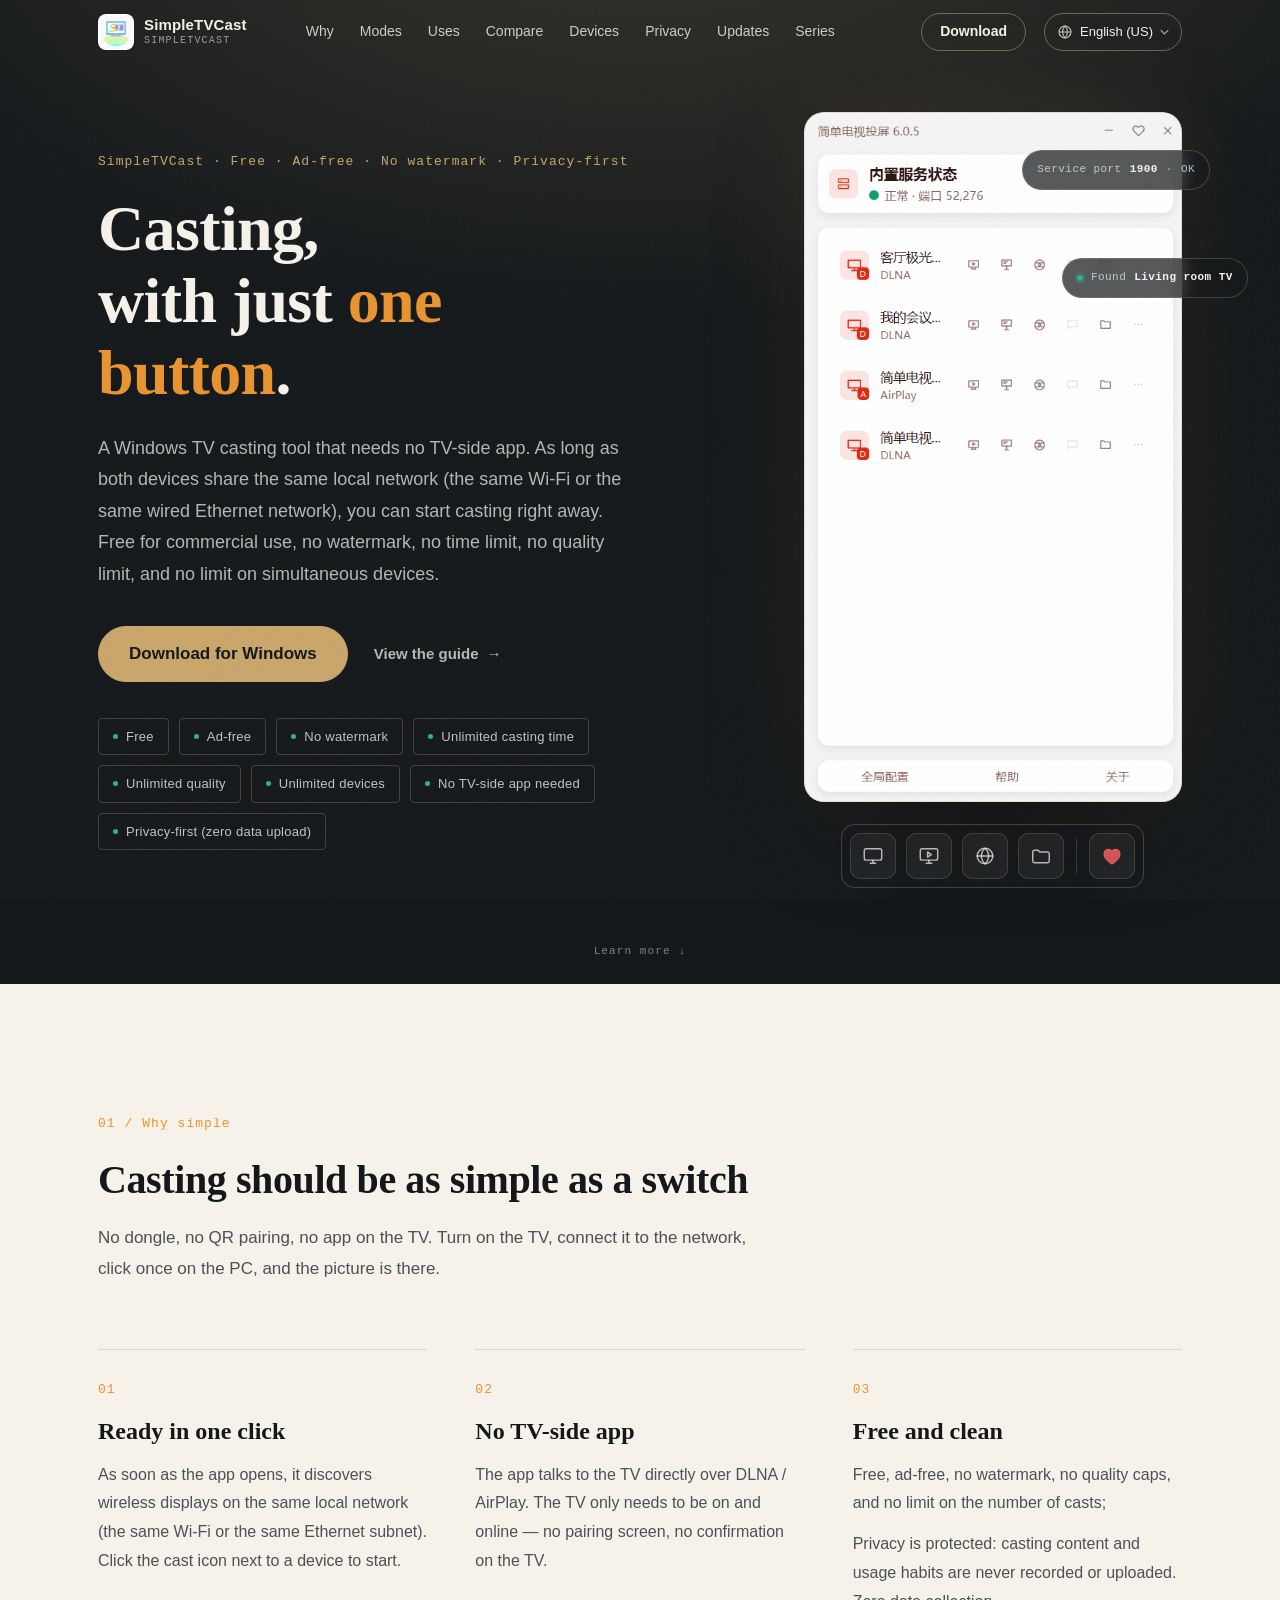
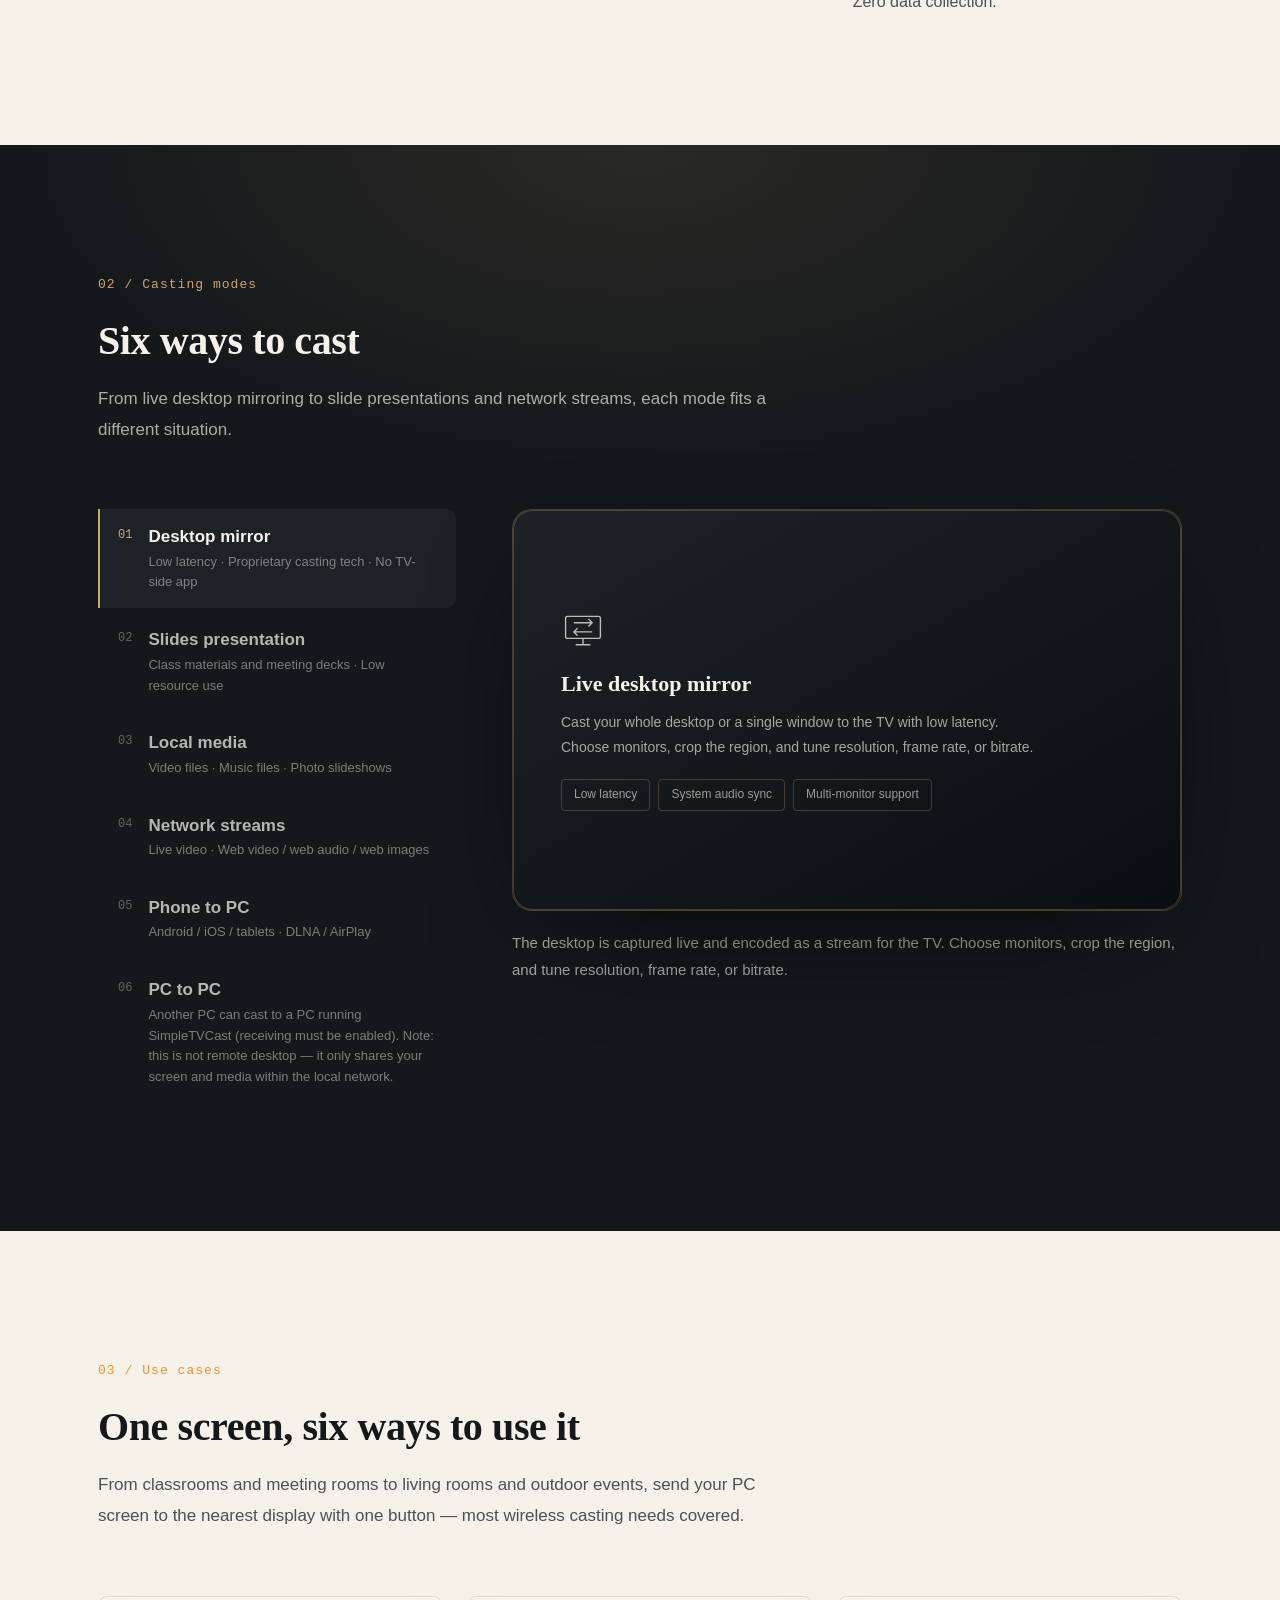
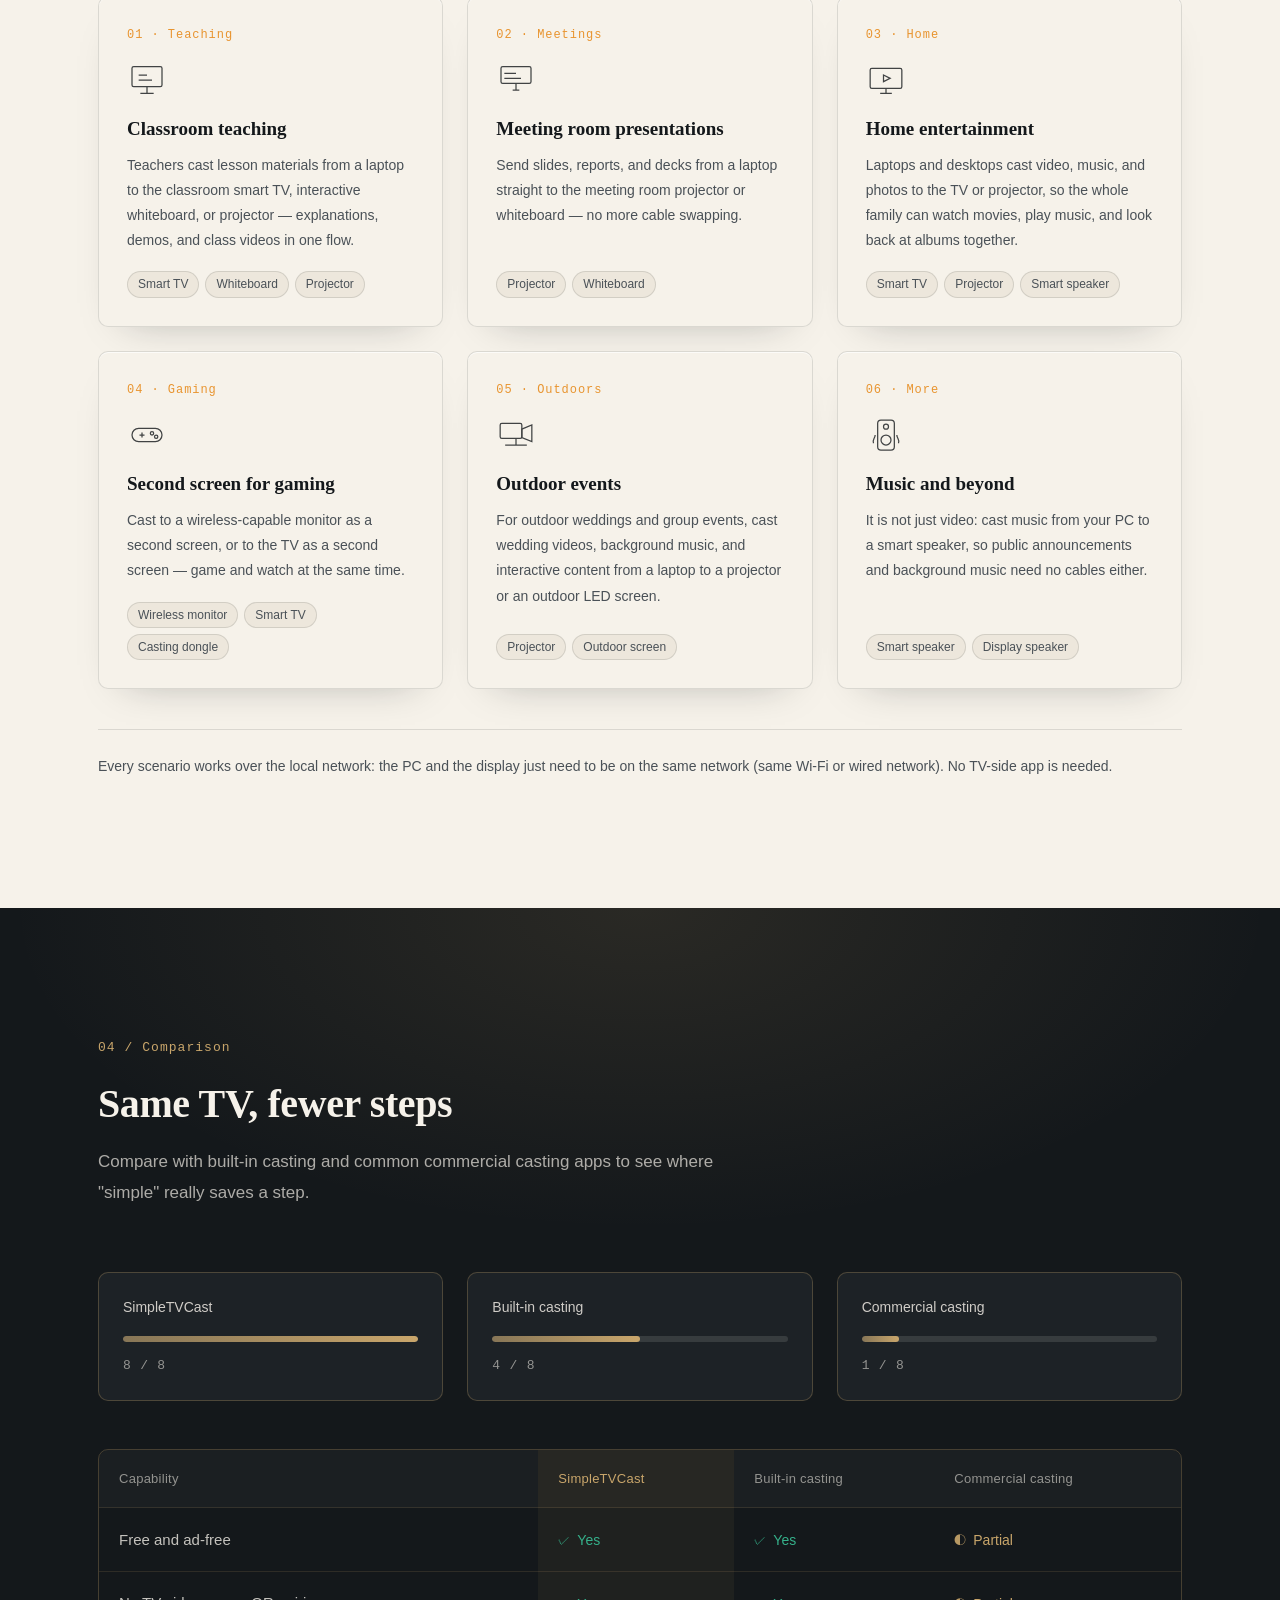
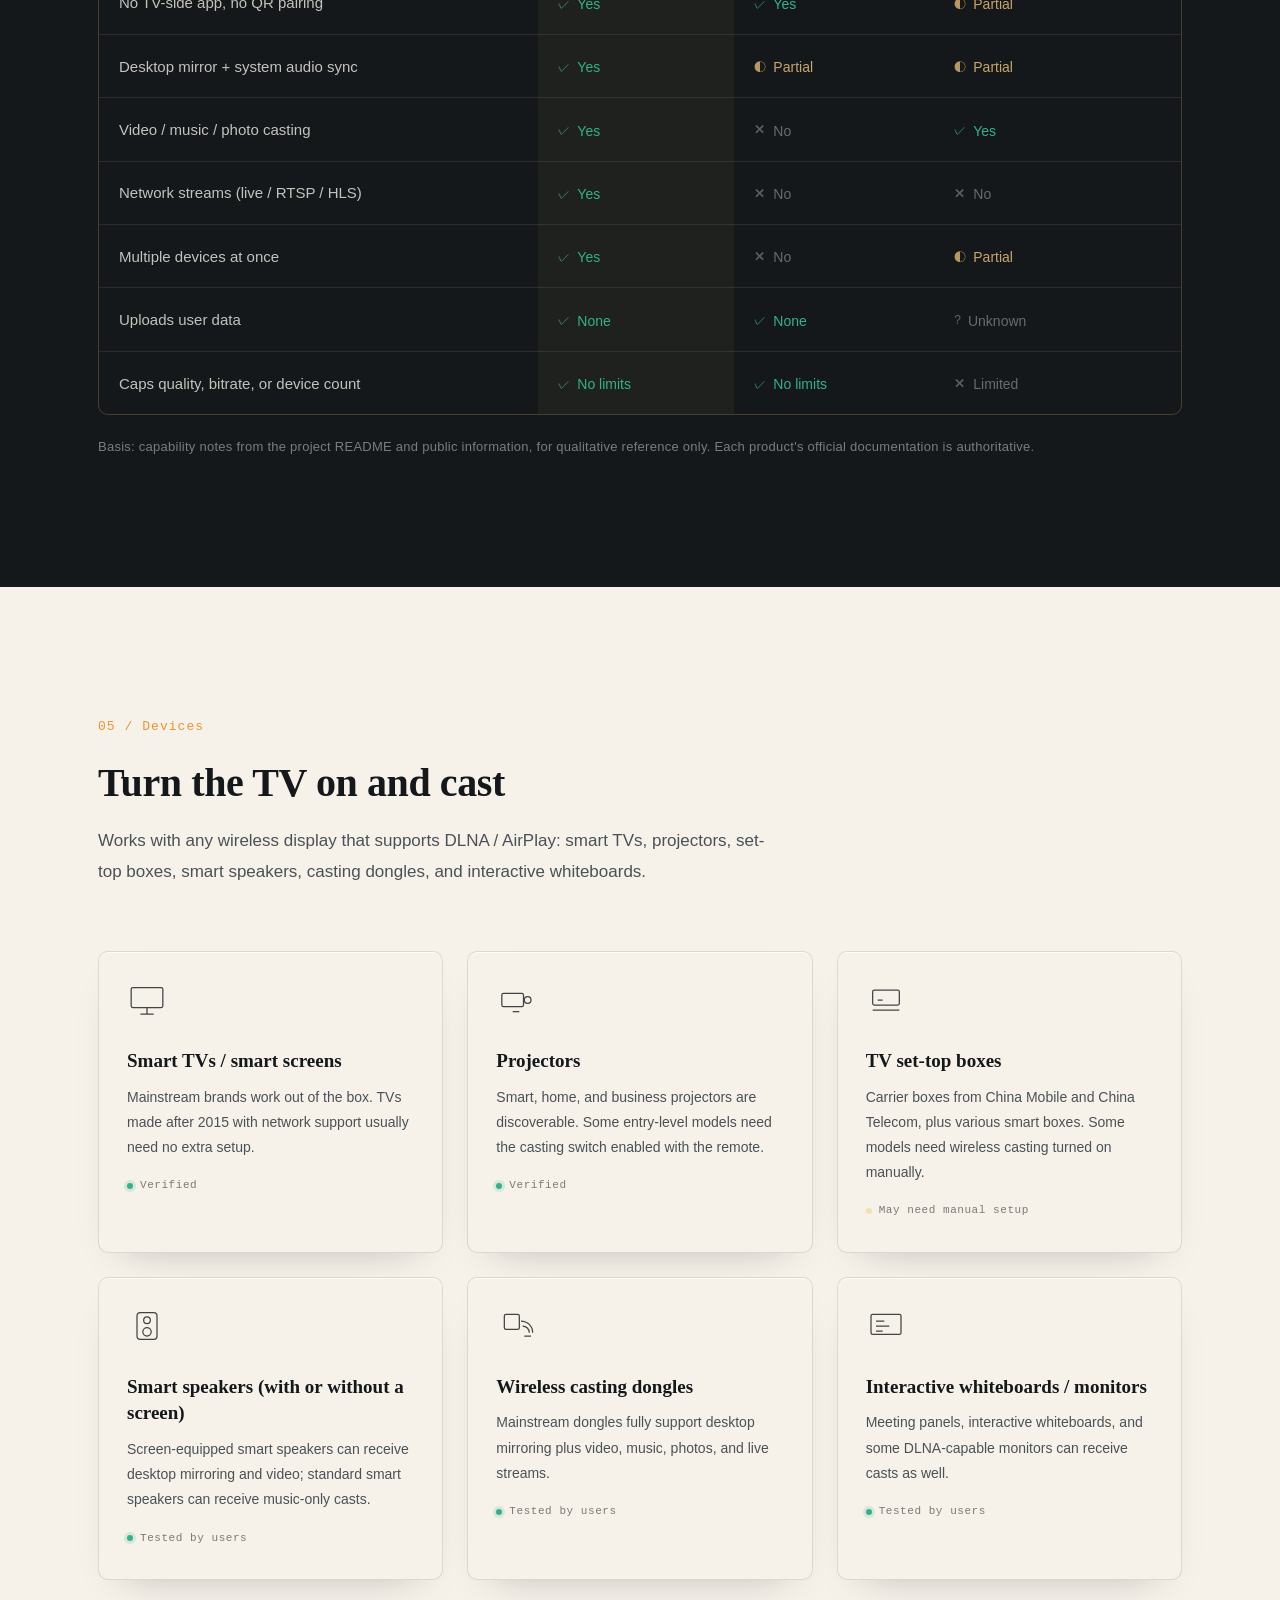
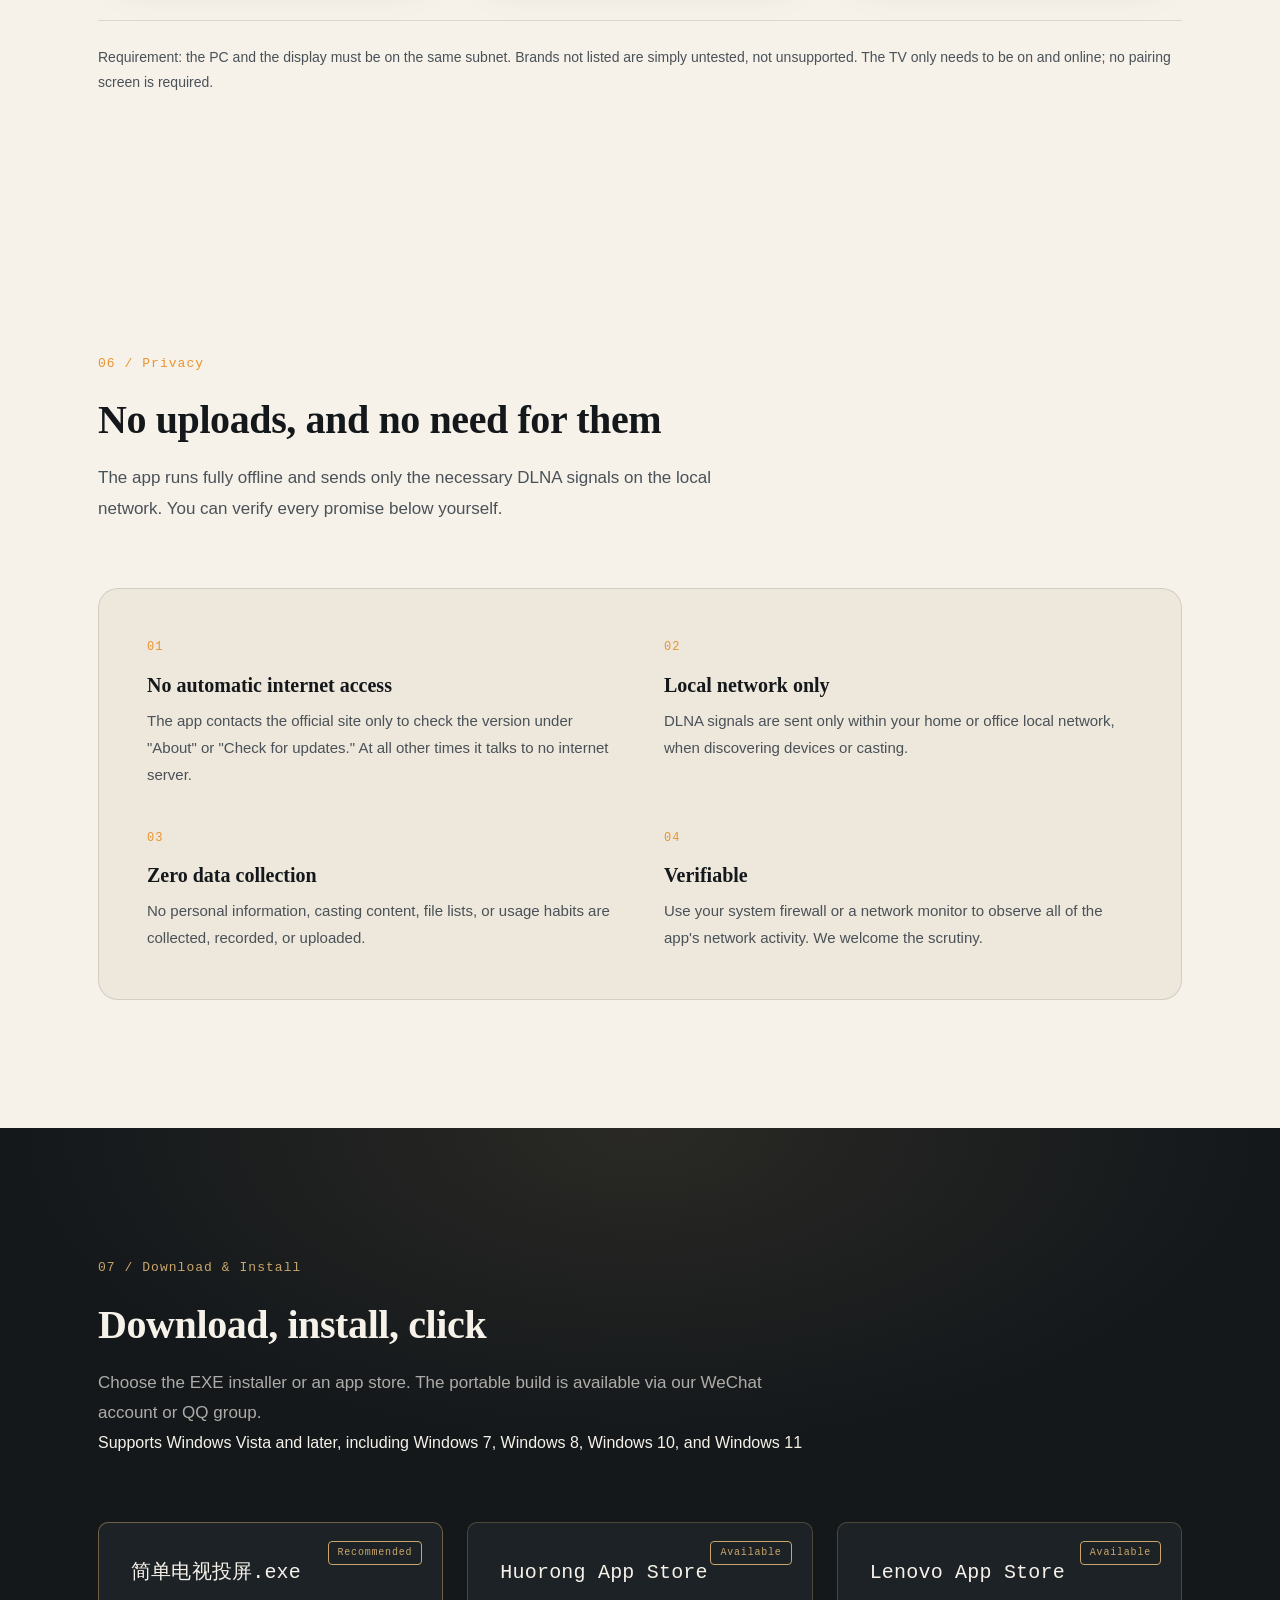
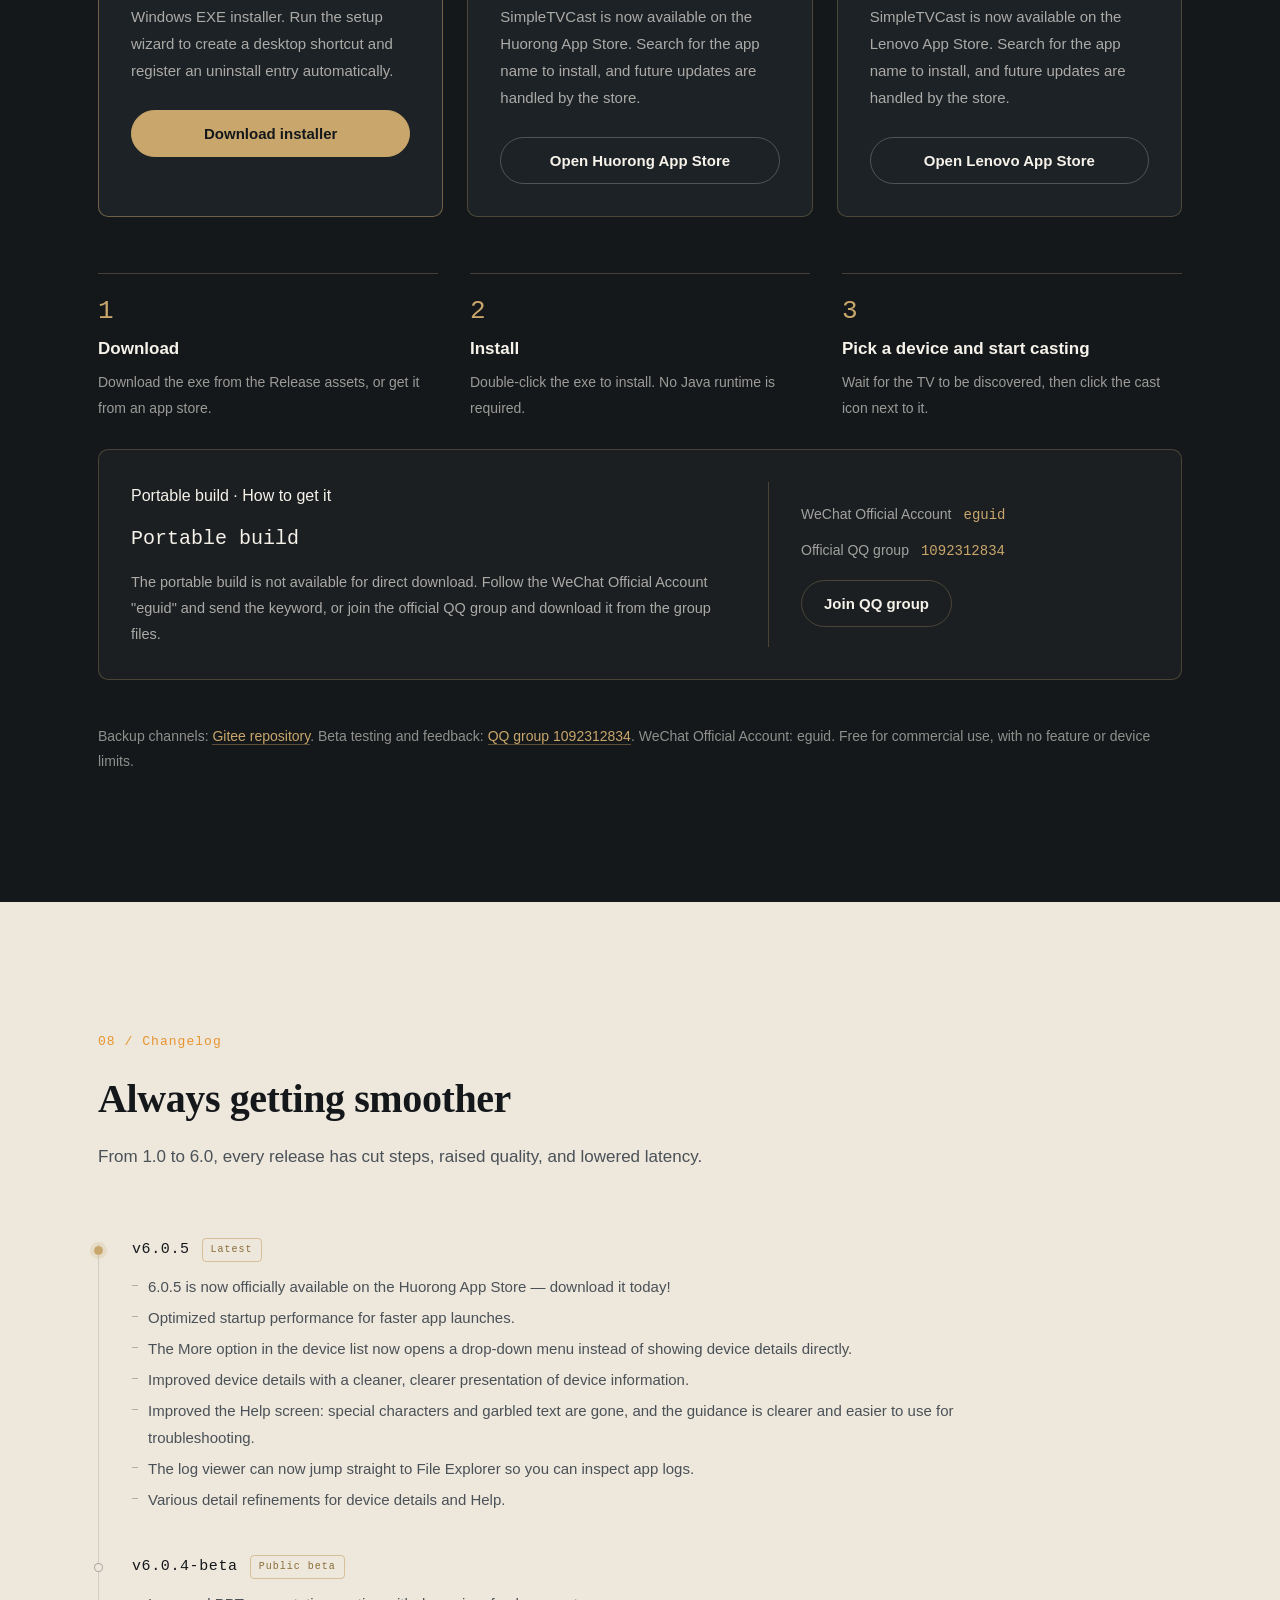
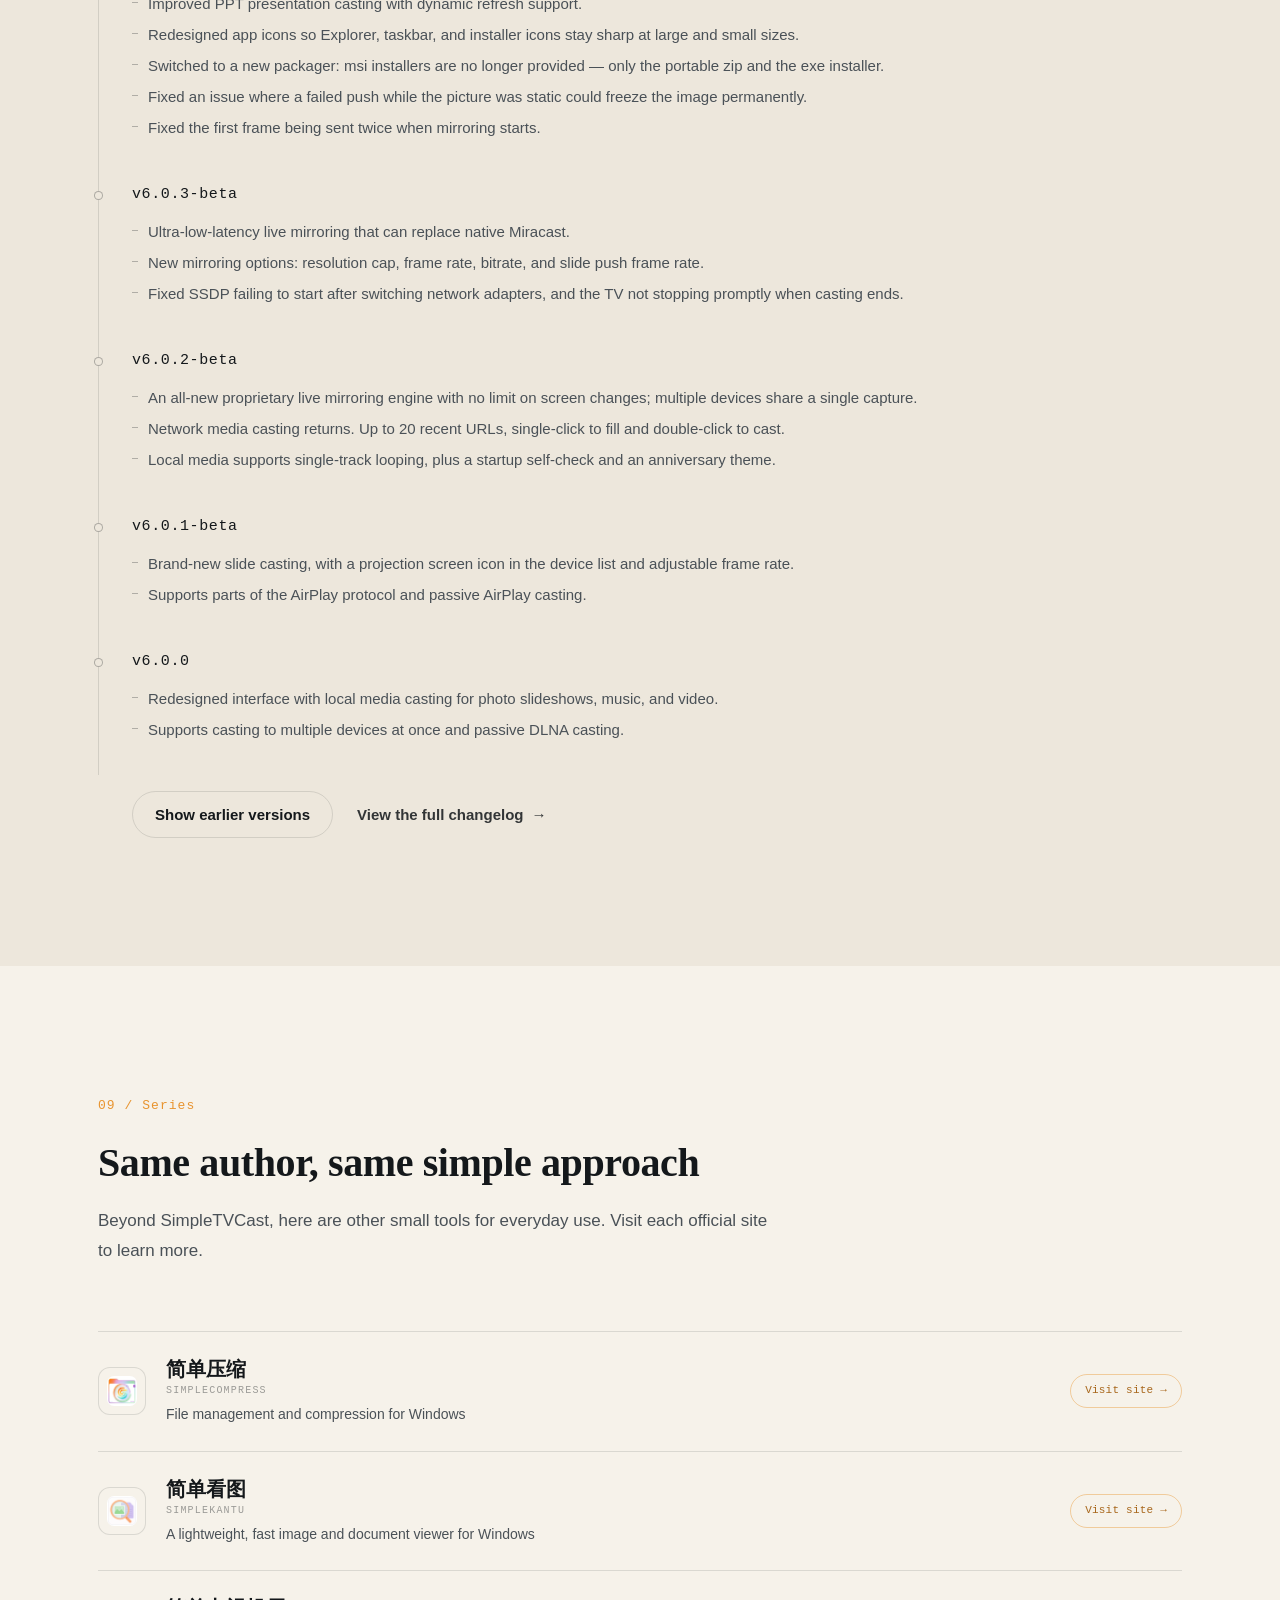
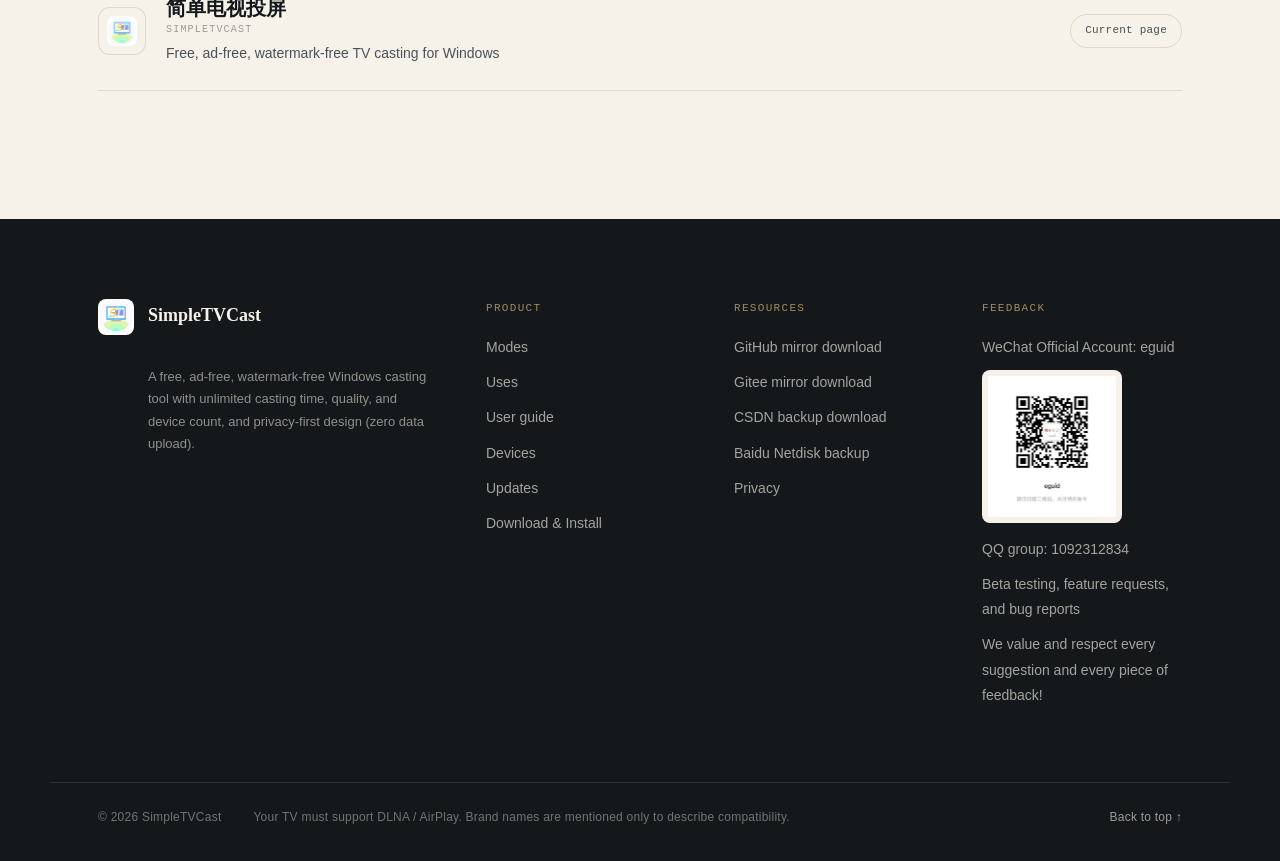
<file: index.html>
<!DOCTYPE html>
<html lang="zh-CN">
<head>
<meta charset="utf-8">
<meta name="viewport" content="width=device-width, initial-scale=1">
<title data-i18n="meta.title">简单电视投屏（SimpleTVCast） · 投屏，只需要一个按钮</title>
<meta name="description" content="简单电视投屏（SimpleTVCast） 是一款免费、无广告、零数据上传的 Windows 电视投屏工具。无需安装电视端 App，同一局域网内（同一Wi-Fi、同一有线网络） 下即开即投，支持桌面镜像、PPT 演示、本地视频音乐图片与网络流媒体投屏。" data-i18n="meta.desc" data-i18n-attr="content">
<meta property="og:title" content="简单电视投屏（SimpleTVCast）" data-i18n="meta.ogTitle" data-i18n-attr="content">
<meta property="og:description" content="免费、无广告、零数据上传的 Windows 电视投屏工具，无需电视端 App，即开即投。" data-i18n="meta.ogDesc" data-i18n-attr="content">
<meta property="og:type" content="website">
<meta property="og:image" content="assets/img/logo.png">
<meta name="applicable-device" content="pc,mobile">
<meta name="robots" content="follow">
<meta name="baidu-site-verification" content="codeva-HYyZygx9hN" />
<meta name="msvalidate.01" content="A76D1EB48F258E577BE4AD0ADFD0FCEB" />
<link rel="icon" href="assets/img/logo.png">
<link rel="stylesheet" href="assets/css/main.css?v=20261129">
<script src="assets/js/i18n/zh-cn.js?v=20261129" defer></script>
<script src="assets/js/i18n/zh-hk.js?v=20261129" defer></script>
<script src="assets/js/i18n/zh-tw.js?v=20261129" defer></script>
<script src="assets/js/i18n/ja.js?v=20261129" defer></script>
<script src="assets/js/i18n/en-us.js?v=20261129" defer></script>
<script src="assets/js/i18n/en-gb.js?v=20261129" defer></script>
<script src="assets/js/i18n.js?v=20261129" defer></script>
<script type="application/ld+json">
{
  "@context": "https://schema.org",
  "@type": "SoftwareApplication",
  "name": "简单电视投屏（SimpleTVCast）",
  "operatingSystem": "Windows",
  "applicationCategory": "MultimediaApplication",
  "description": "免费、无广告、零数据上传的 Windows 电视投屏工具，无需电视端 App，支持桌面镜像、PPT 演示、本地多媒体与网络流媒体投屏。",
  "offers": { "@type": "Offer", "price": "0", "priceCurrency": "CNY" }
}
</script>
<script>
var _hmt = _hmt || [];
(function() {
  var hm = document.createElement("script");
  hm.src = "https://hm.baidu.com/hm.js?e7469d313f4895dd1e89f731de3eaac9";
  var s = document.getElementsByTagName("script")[0];
  s.parentNode.insertBefore(hm, s);
})();
</script>
<script type="text/javascript">
    (function(c,l,a,r,i,t,y){
        c[a]=c[a]||function(){(c[a].q=c[a].q||[]).push(arguments)};
        t=l.createElement(r);t.async=1;t.src="https://www.clarity.ms/tag/"+i;
        y=l.getElementsByTagName(r)[0];y.parentNode.insertBefore(t,y);
    })(window, document, "clarity", "script", "z99byoib07");
</script>
</head>
<body>
<a class="skip-link" href="#main" data-i18n="common.skip">跳到主要内容</a>

<header class="site-header" id="siteHeader">
  <div class="wrap header-inner">
    <a class="brand" href="#top" aria-label="简单电视投屏 首页" data-i18n="common.brandHomeAria" data-i18n-attr="aria-label">
      <img src="assets/img/logo.png" alt="" width="40" height="40" aria-hidden="true">
      <span class="brand-text"><span data-i18n="common.brand">简单电视投屏</span><em>SimpleTVCast</em></span>
    </a>
    <nav class="nav" aria-label="主导航" data-i18n="nav.aria" data-i18n-attr="aria-label">
      <a href="#why" data-i18n="nav.why">为何简单</a>
      <a href="#features" data-i18n="nav.features">投屏方式</a>
      <a href="#scenarios" data-i18n="nav.scenarios">使用场景</a>
      <a href="#compare" data-i18n="nav.compare">能力对比</a>
      <a href="#devices" data-i18n="nav.devices">设备支持</a>
      <a href="#privacy" data-i18n="nav.privacy">隐私安全</a>
      <a href="#changelog" data-i18n="nav.changelog">更新日志</a>
      <a href="#series" data-i18n="nav.series">系列软件</a>
    </nav>
    <div class="header-actions">
      <a class="btn btn-ghost" href="#download" data-i18n="common.download">下载</a>
      <div class="lang-switch" data-lang-switch>
        <button class="lang-btn" type="button" aria-expanded="false" aria-haspopup="listbox" aria-controls="langMenu" aria-label="切换语言 / Switch language">
          <svg class="lang-icon" viewBox="0 0 24 24" aria-hidden="true"><circle cx="12" cy="12" r="9"/><path d="M3.5 12h17"/><path d="M12 3c2.4 2.5 3.6 5.5 3.6 9s-1.2 6.5-3.6 9c-2.4-2.5-3.6-5.5-3.6-9s1.2-6.5 3.6-9z"/></svg>
          <span class="lang-current">简体中文</span>
          <svg class="lang-caret" viewBox="0 0 12 8" aria-hidden="true"><path d="M1 1.5 6 6.5 11 1.5"/></svg>
        </button>
        <ul class="lang-menu" id="langMenu" role="listbox" aria-label="语言 / Language" hidden>
          <li role="none"><button type="button" role="option" data-lang="zh-CN" aria-selected="true" class="is-current">简体中文</button></li>
          <li role="none"><button type="button" role="option" data-lang="zh-HK" aria-selected="false">繁體中文（中国香港）</button></li>
          <li role="none"><button type="button" role="option" data-lang="zh-TW" aria-selected="false">繁體中文（中国台灣）</button></li>
          <li role="none"><button type="button" role="option" data-lang="en-US" aria-selected="false">English (US)</button></li>
          <li role="none"><button type="button" role="option" data-lang="en-GB" aria-selected="false">English (UK)</button></li>
          <li role="none"><button type="button" role="option" data-lang="ja" aria-selected="false">日本語</button></li>
        </ul>
      </div>
      <button class="nav-toggle" type="button" aria-expanded="false" aria-controls="mobileNav" aria-label="打开导航菜单" data-i18n="common.menuOpen" data-i18n-attr="aria-label">
        <span></span><span></span><span></span>
      </button>
    </div>
  </div>
</header>

<div class="mobile-nav" id="mobileNav" hidden>
  <nav aria-label="移动端导航" data-i18n="nav.mobileAria" data-i18n-attr="aria-label">
    <a href="#why" data-i18n="nav.why">为何简单</a>
    <a href="#features" data-i18n="nav.features">投屏方式</a>
    <a href="#scenarios" data-i18n="nav.scenarios">使用场景</a>
    <a href="#compare" data-i18n="nav.compare">能力对比</a>
    <a href="#devices" data-i18n="nav.devices">设备支持</a>
    <a href="#privacy" data-i18n="nav.privacy">隐私安全</a>
    <a href="#download" data-i18n="common.downloadAndInstall">下载与安装</a>
    <a href="#changelog" data-i18n="nav.changelog">更新日志</a>
    <a href="#series" data-i18n="nav.series">系列软件</a>
  </nav>
</div>

<main id="main">

  <!-- 01 首屏 -->
  <section class="hero" id="top">
    <div class="wrap hero-inner">
      <div class="hero-copy reveal">
        <p class="eyebrow" data-i18n="hero.eyebrow">简单电视投屏(SimpleTVCast) · 免费 · 无广告 · 无水印 · 隐私安全</p>
        <h1 data-i18n-html="hero.title">投屏，<br>只需要<span class="accent">一个按钮</span>。</h1>
        <p class="lede" data-i18n="hero.lede">Windows电视投屏工具，无需安装电视 App，同一局域网内（连接同一个无线Wi-Fi或同一个以太网有线网络） 下即开即投。免费商用、无水印、不限制时长、不限制画质与同时投屏台数。</p>
        <div class="hero-cta">
          <a class="btn btn-gold btn-lg" href="#download" data-i18n="hero.cta.download">下载 Windows 版</a>
          <a class="btn btn-text" href="/tutorial" data-i18n-html="hero.cta.tutorial">查看使用教程 <span aria-hidden="true">→</span></a>
        </div>
        <ul class="hero-tags">
          <li data-i18n="hero.tag.free">免费</li>
          <li data-i18n="hero.tag.ads">无广告</li>
          <li data-i18n="hero.tag.watermark">无水印</li>
          <li data-i18n="hero.tag.duration">不限投屏时长</li>
          <li data-i18n="hero.tag.quality">不限投屏画质</li>
          <li data-i18n="hero.tag.count">不限同时投屏台数</li>
          <li data-i18n="hero.tag.noapp">无需电视端安装App</li>
          <li data-i18n="hero.tag.privacy">隐私安全（零数据上传）</li>
        </ul>
      </div>

      <div class="hero-visual reveal">
        <input type="checkbox" id="wxState" class="wx-state visually-hidden" aria-label="显示或隐藏微信公众号二维码" data-i18n="wx.stateAria" data-i18n-attr="aria-label">
        <div class="screen screen--tall" id="heroScreen">
          <img src="assets/img/ui-6.0.5.png" alt="简单电视投屏 6.0.5 主界面：内置服务状态正常，已发现局域网内的 DLNA 无线显示设备" width="516" height="942" data-i18n="hero.imgAlt" data-i18n-attr="alt">
          <span class="screen-glow" aria-hidden="true"></span>
          <span class="cast-fx" aria-hidden="true">
            <span class="fx fx-scan"></span>
            <span class="fx fx-slide"></span>
            <span class="fx fx-bars"><i></i><i></i><i></i><i></i><i></i></span>
            <span class="fx fx-progress"></span>
          </span>
          <span class="cast-status"><span class="dot" aria-hidden="true"></span><span id="castStatusText" data-i18n="hero.castStatus">投屏中</span></span>
        </div>
        <div class="float-chip float-chip--a"><span class="dot" aria-hidden="true"></span><span data-i18n="hero.found">已发现</span> <b data-i18n="hero.device">客厅电视</b></div>
        <div class="float-chip float-chip--b"><span data-i18n="hero.port">服务端口</span> <b>1900</b> · <span data-i18n="hero.portOk">正常</span></div>

        <div class="hero-dock" role="group" aria-label="模拟投屏方式" data-i18n="hero.dockAria" data-i18n-attr="aria-label">
          <button class="dock-btn" type="button" data-cast-mode="mirror" aria-label="实时桌面镜像投屏" aria-pressed="false" title="实时桌面镜像投屏" data-i18n="dock.mirror" data-i18n-attr="aria-label|title">
            <svg viewBox="0 0 24 24" aria-hidden="true"><rect x="2.5" y="4" width="19" height="12.5" rx="2"></rect><path d="M9 20h6M12 16.5V20"></path></svg>
          </button>
          <button class="dock-btn" type="button" data-cast-mode="ppt" aria-label="PPT 演示投屏" aria-pressed="false" title="PPT 演示投屏" data-i18n="dock.ppt" data-i18n-attr="aria-label|title">
            <svg viewBox="0 0 24 24" aria-hidden="true"><rect x="2.5" y="4" width="19" height="12.5" rx="2"></rect><path d="M10.4 7.6l4.2 2.8-4.2 2.8z"></path><path d="M9 20h6M12 16.5V20"></path></svg>
          </button>
          <button class="dock-btn" type="button" data-cast-mode="stream" aria-label="网络多媒体投屏" aria-pressed="false" title="网络多媒体投屏" data-i18n="dock.stream" data-i18n-attr="aria-label|title">
            <svg viewBox="0 0 24 24" aria-hidden="true"><circle cx="12" cy="12" r="8.5"></circle><path d="M3.5 12h17"></path><path d="M12 3.5c2.6 2.4 3.9 5.3 3.9 8.5s-1.3 6.1-3.9 8.5c-2.6-2.4-3.9-5.3-3.9-8.5s1.3-6.1 3.9-8.5z"></path></svg>
          </button>
          <button class="dock-btn" type="button" data-cast-mode="local" aria-label="本地多媒体投屏" aria-pressed="false" title="本地多媒体投屏" data-i18n="dock.local" data-i18n-attr="aria-label|title">
            <svg viewBox="0 0 24 24" aria-hidden="true"><path d="M3 7.5a1.8 1.8 0 0 1 1.8-1.8h4.1l1.8 1.9h8.5A1.8 1.8 0 0 1 21 9.4v8.1a1.8 1.8 0 0 1-1.8 1.8H4.8A1.8 1.8 0 0 1 3 17.5z"></path></svg>
          </button>
          <span class="dock-divider" aria-hidden="true"></span>
          <label class="dock-btn dock-btn--wx" for="wxState" title="关注微信公众号：eguid" data-i18n="wx.buttonAria" data-i18n-attr="title">
            <svg viewBox="0 0 24 24" aria-hidden="true"><path d="M12 20.5C12 20.5 3.5 15.2 3.5 9.7A4.6 4.6 0 0 1 12 7.2 4.6 4.6 0 0 1 20.5 9.7C20.5 15.2 12 20.5 12 20.5Z"></path></svg>
          </label>
        </div>

        <div class="wx-card" id="wxCard" role="dialog" aria-label="微信公众号" data-i18n="wx.dialogAria" data-i18n-attr="aria-label">
          <img src="wxgzh.jpg" alt="微信公众号 eguid 二维码，微信扫码关注" width="420" height="458" loading="lazy" data-i18n="wx.imgAlt" data-i18n-attr="alt">
          <h3 data-i18n="wx.title">微信公众号：eguid</h3>
          <p data-i18n="wx.desc">扫码关注，获取投屏软件更新信息、投屏技巧使用与问题反馈</p>
        </div>
      </div>
    </div>
    <a class="scroll-hint" href="#why"><span data-i18n="hero.scroll">继续了解</span><span aria-hidden="true">↓</span></a>
  </section>

  <!-- 02 为何简单 -->
  <section class="section why" id="why">
    <div class="wrap">
      <header class="section-head reveal">
        <p class="eyebrow" data-i18n="why.eyebrow">01 / 为何简单</p>
        <h2 data-i18n="why.title">把投屏做成“开关”一样简单</h2>
        <p class="section-sub" data-i18n="why.sub">不需要投屏器，不需要扫码配对，不需要电视端装任何 App。电视开机联网，电脑点一下，画面就到了。</p>
      </header>

      <div class="pillars">
        <article class="pillar reveal">
          <span class="pillar-no">01</span>
          <h3 data-i18n="why.p1t">即开即投</h3>
          <p data-i18n="why.p1d">软件打开后自动发现同一局域网内（连接同一个无线Wi-Fi或同一网段的以太网有线网络）的无线显示设备，点击设备旁的投屏图标即可开始投屏。</p>
        </article>
        <article class="pillar reveal">
          <span class="pillar-no">02</span>
          <h3 data-i18n="why.p2t">无需电视安装App</h3>
          <p data-i18n="why.p2d">基于 DLNA / AirPlay 协议直接与电视通信，电视开机联网即可投屏，无需进入电视的投屏配对界面，也无需电视端确认。</p>
        </article>
        <article class="pillar reveal">
          <span class="pillar-no">03</span>
          <h3 data-i18n="why.p3t">免费且纯净</h3>
          <p data-i18n="why.p3d1">免费、无广告、无水印、不限制画质、不限制投屏数量；</p>
             <p data-i18n="why.p3d2">保护隐私安全，不记录、不上传投屏内容与使用习惯，零数据收集。</p>
        </article>
      </div>
    </div>
  </section>

  <!-- 03 投屏方式 -->
  <section class="section features" id="features">
    <div class="wrap">
      <header class="section-head reveal">
        <p class="eyebrow" data-i18n="features.eyebrow">02 / 投屏方式</p>
        <h2 data-i18n="features.title">六种投屏方式</h2>
        <p class="section-sub" data-i18n="features.sub">从实时桌面镜像到PPT演示投屏、再到网络直播，每个方式都有其适用场景。</p>
      </header>

      <div class="feature-grid">
        <div class="feature-tabs reveal" role="tablist" aria-label="投屏方式" aria-orientation="vertical" data-i18n="features.tablistAria" data-i18n-attr="aria-label">
          <button class="tab is-active" id="tab-mirror" type="button" role="tab" aria-selected="true" aria-controls="panel-mirror" tabindex="0">
            <span class="tab-no">01</span>
            <span class="tab-body"><span class="tab-label" data-i18n="f1.label">桌面镜像</span><span class="tab-desc" data-i18n="f1.desc">低延迟 · 独创投屏技术 · 无需电视安装App</span></span>
          </button>
          <button class="tab" id="tab-ppt" type="button" role="tab" aria-selected="false" aria-controls="panel-ppt" tabindex="-1">
            <span class="tab-no">02</span>
            <span class="tab-body"><span class="tab-label" data-i18n="f2.label">PPT 演示投屏</span><span class="tab-desc" data-i18n="f2.desc">课件与会议报告 · 低资源占用</span></span>
          </button>
          <button class="tab" id="tab-local" type="button" role="tab" aria-selected="false" aria-controls="panel-local" tabindex="-1">
            <span class="tab-no">03</span>
            <span class="tab-body"><span class="tab-label" data-i18n="f3.label">本地多媒体</span><span class="tab-desc" data-i18n="f3.desc">视频文件 · 音乐文件 · 图片文件轮播</span></span>
          </button>
          <button class="tab" id="tab-stream" type="button" role="tab" aria-selected="false" aria-controls="panel-stream" tabindex="-1">
            <span class="tab-no">04</span>
            <span class="tab-body"><span class="tab-label" data-i18n="f4.label">网络流媒体</span><span class="tab-desc" data-i18n="f4.desc">视频直播 · 网络视频 / 网络音乐 / 网络图片</span></span>
          </button>
          <button class="tab" id="tab-cast" type="button" role="tab" aria-selected="false" aria-controls="panel-cast" tabindex="-1">
            <span class="tab-no">05</span>
            <span class="tab-body"><span class="tab-label" data-i18n="f5.label">手机投送到电脑</span><span class="tab-desc" data-i18n="f5.desc">安卓 / iOS / 平板 · DLNA / AirPlay 协议</span></span>
          </button>
          <button class="tab" id="tab-airplay" type="button" role="tab" aria-selected="false" aria-controls="panel-airplay" tabindex="-1">
            <span class="tab-no">06</span>
            <span class="tab-body"><span class="tab-label" data-i18n="f6.label">电脑投电脑</span><span class="tab-desc" data-i18n="f6.desc">支持其他电脑投屏到已经安装 简单电视投屏（SimpleTVCast）  的电脑（需要开启接收功能）注意：此功能并非远程桌面，只是局域网内部分享桌面屏幕和多媒体</span></span>
          </button>
        </div>

        <div class="feature-stage reveal">
          <div class="stage-panel is-active" id="panel-mirror" role="tabpanel" aria-labelledby="tab-mirror">
            <div class="screen screen--wide screen--mock">
              <div class="mock-inner">
                <svg viewBox="0 0 48 48" aria-hidden="true"><rect x="5" y="8" width="38" height="24" rx="2"/><path d="M24 32v7M16 39h16"/><path d="M14 15h20M30 11l4 4-4 4"/><path d="M34 25H14M18 21l-4 4 4 4"/></svg>
                <p class="mock-title" data-i18n="f1.mockTitle">实时桌面镜像</p>
                <p class="mock-sub" data-i18n="f1.mockSub">把整个桌面或指定窗口的低延迟画面投到电视，支持多显示器选择、剪裁区域与分辨率 / 帧率 / 码率调整。</p>
                <ul class="mock-chips"><li data-i18n="f1.c1">低延迟</li><li data-i18n="f1.c2">系统声音同步</li><li data-i18n="f1.c3">多显示器选择</li></ul>
              </div>
            </div>
            <p class="stage-note" data-i18n="f1.note">实时采集桌面并编码为直播流下发给电视，支持多显示器选择、剪裁区域与分辨率 / 帧率 / 码率调整。</p>
          </div>

          <div class="stage-panel" id="panel-ppt" role="tabpanel" aria-labelledby="tab-ppt" hidden>
            <div class="screen screen--wide screen--mock">
              <div class="mock-inner">
                <svg viewBox="0 0 48 48" aria-hidden="true"><rect x="6" y="10" width="36" height="24" rx="2"/><path d="M24 34v6M16 40h16"/><path d="M14 18h20M14 24h12"/></svg>
                <p class="mock-title" data-i18n="f2.mockTitle">PPT 演示投屏</p>
                <p class="mock-sub" data-i18n="f2.mockSub">为教学课件、会议室报告设计的演示投屏，设备列表显示为投影幕布图标。</p>
                <ul class="mock-chips"><li data-i18n="f2.c1">超低资源占用</li><li data-i18n="f2.c2">每秒推送帧率可调</li><li data-i18n="f2.c3">适合长时间演示</li></ul>
              </div>
            </div>
            <p class="stage-note" data-i18n="f2.note">与实时屏幕镜像互斥，按帧率推送画面，显著降低长时间演示时的 CPU 与 GPU 占用。</p>
          </div>

          <div class="stage-panel" id="panel-local" role="tabpanel" aria-labelledby="tab-local" hidden>
            <div class="screen screen--wide screen--mock">
              <div class="mock-inner">
                <svg viewBox="0 0 48 48" aria-hidden="true"><rect x="7" y="7" width="34" height="34" rx="3"/><path d="M20 16l14 8-14 8z"/><path d="M7 34h34"/></svg>
                <p class="mock-title" data-i18n="f3.mockTitle">视频 · 音乐 · 图片</p>
                <p class="mock-sub" data-i18n="f3.mockSub">选择目录后自动扫描媒体文件，支持连续投屏、图片轮播与单首无限循环。</p>
                <ul class="mock-chips"><li data-i18n="f3.c1">自动转换不支持的编码</li><li data-i18n="f3.c2">播放进度记忆</li><li data-i18n="f3.c3">图片轮播循环</li></ul>
              </div>
            </div>
            <p class="stage-note" data-i18n="f3.note">支持 mkv、avi、AV1 等电视不直接支持的格式自动转码；播放列表与进度会在下次打开时自动还原。</p>
          </div>

          <div class="stage-panel" id="panel-stream" role="tabpanel" aria-labelledby="tab-stream" hidden>
            <div class="screen screen--wide screen--mock">
              <div class="mock-inner">
                <svg viewBox="0 0 48 48" aria-hidden="true"><circle cx="24" cy="24" r="17"/><path d="M7 24h34"/><ellipse cx="24" cy="24" rx="8" ry="17"/></svg>
                <p class="mock-title" data-i18n="f4.mockTitle">网络流媒体投屏</p>
                <p class="mock-sub" data-i18n="f4.mockSub">粘贴网络视频地址即可直投电视，支持 RTSP、RTMP、HTTP-FLV、HLS、Dash 等常见协议。</p>
                <ul class="mock-chips"><li data-i18n="f4.c1">地址直投</li><li data-i18n="f4.c2">自动保存历史</li><li data-i18n="f4.c3">最多 20 条记录</li></ul>
              </div>
            </div>
            <p class="stage-note" data-i18n="f4.note">支持 RTSP、RTMP、HTTP-FLV、HLS、Dash 等网络地址直投；投送过的地址自动保存为历史，最多 20 条。</p>
          </div>

          <div class="stage-panel" id="panel-cast" role="tabpanel" aria-labelledby="tab-cast" hidden>
            <div class="screen screen--wide screen--mock">
              <div class="mock-inner">
                <svg viewBox="0 0 48 48" aria-hidden="true"><rect x="6" y="6" width="18" height="32" rx="3"/><rect x="28" y="12" width="14" height="20" rx="2"/><path d="M30 38c6-2 10-6 12-12"/></svg>
                <p class="mock-title" data-i18n="f5.mockTitle">手机投送到电脑</p>
                <p class="mock-sub" data-i18n="f5.mockSub">安卓、iOS、平板与电脑通过 DLNA 协议投送到本软件，实时显示对方的内容和画面。</p>
                <ul class="mock-chips"><li data-i18n="f5.c1">无需手机端安装软件</li><li data-i18n="f5.c2">被动接收</li><li data-i18n="f5.c3">多设备同时投送</li></ul>
              </div>
            </div>
            <p class="stage-note" data-i18n="f5.note">本软件也能作为接收端：手机相册、视频 App 里的「投屏」按钮即可选中电脑所在设备。</p>
          </div>

          <div class="stage-panel" id="panel-airplay" role="tabpanel" aria-labelledby="tab-airplay" hidden>
            <div class="screen screen--wide screen--mock">
              <div class="mock-inner">
                <svg viewBox="0 0 48 48" aria-hidden="true"><rect x="3" y="10" width="18" height="13" rx="2"/><path d="M8 31h8M12 23v8"/><rect x="27" y="10" width="18" height="13" rx="2"/><path d="M32 31h8M36 23v8"/><path d="M22 16h4M24 14l2 2-2 2"/></svg>
                <p class="mock-title" data-i18n="f6.mockTitle">电脑投电脑</p>
                <p class="mock-sub" data-i18n="f6.mockSub">在接收端开启接收功能后，局域网内其他电脑即可把桌面画面或多媒体投送到本机，用于同网段内的屏幕分享。</p>
                <ul class="mock-chips"><li data-i18n="f6.c1">需开启接收功能</li><li data-i18n="f6.c2">局域网内分享</li><li data-i18n="f6.c3">并非远程桌面</li></ul>
              </div>
            </div>
            <p class="stage-note" data-i18n="f6.note">仅共享画面与多媒体，不提供键鼠控制；投送端与接收端需处于同一局域网，接收功能需在软件中手动开启。</p>
          </div>
        </div>
      </div>
    </div>
  </section>

  <!-- 04 使用场景 -->
  <section class="section scenarios" id="scenarios">
    <div class="wrap">
      <header class="section-head reveal">
        <p class="eyebrow" data-i18n="scenarios.eyebrow">03 / 使用场景</p>
        <h2 data-i18n="scenarios.title">一块屏，六种用法</h2>
        <p class="section-sub" data-i18n="scenarios.sub">从教室、会议室到客厅与户外，把电脑画面一键送到手边的显示设备，同一个按钮覆盖大多数无线投屏需求。</p>
      </header>

      <div class="scenario-grid">
        <article class="scenario-card reveal">
          <p class="scenario-no" data-i18n="s1.no">01 · 教学</p>
          <svg viewBox="0 0 48 48" aria-hidden="true"><rect x="6" y="8" width="36" height="24" rx="2"/><path d="M16 40h16M24 32v8"/><path d="M14 18h10M14 24h16"/></svg>
          <h3 data-i18n="s1.title">课堂教学</h3>
          <p class="scenario-desc" data-i18n="s1.desc">老师用笔记本电脑无线投课件到教室的智能电视、电子白板或投影仪，讲解、演示与随堂视频一体化。</p>
          <ul class="scenario-devices">
            <li data-i18n="s1.d1">智能电视</li><li data-i18n="s1.d2">电子白板</li><li data-i18n="s1.d3">投影仪</li>
          </ul>
        </article>
        <article class="scenario-card reveal">
          <p class="scenario-no" data-i18n="s2.no">02 · 会议</p>
          <svg viewBox="0 0 48 48" aria-hidden="true"><rect x="6" y="8" width="36" height="20" rx="2"/><path d="M10 16h14M10 22h20M20 36h8M24 28v8"/></svg>
          <h3 data-i18n="s2.title">会议室演示</h3>
          <p class="scenario-desc" data-i18n="s2.desc">公司开会时把笔记本上的 PPT、报表与演示报告直接投到会议室投影仪或电子白板，不用再插拔线缆。</p>
          <ul class="scenario-devices">
            <li data-i18n="s2.d1">投影仪</li><li data-i18n="s2.d2">电子白板</li>
          </ul>
        </article>
        <article class="scenario-card reveal">
          <p class="scenario-no" data-i18n="s3.no">03 · 家庭</p>
          <svg viewBox="0 0 48 48" aria-hidden="true"><rect x="5" y="10" width="38" height="24" rx="2"/><path d="M17 40h14M24 34v6"/><path d="M21 18l8 4-8 4z"/></svg>
          <h3 data-i18n="s3.title">家庭娱乐</h3>
          <p class="scenario-desc" data-i18n="s3.desc">家里的笔记本电脑与台式机把视频、音乐、图片投到电视或投影，全家人一起看片、听歌、回顾相册。</p>
          <ul class="scenario-devices">
            <li data-i18n="s3.d1">智能电视</li><li data-i18n="s3.d2">投影仪</li><li data-i18n="s3.d3">智能音箱</li>
          </ul>
        </article>
        <article class="scenario-card reveal">
          <p class="scenario-no" data-i18n="s4.no">04 · 游戏</p>
          <svg viewBox="0 0 48 48" aria-hidden="true"><rect x="6" y="16" width="36" height="16" rx="8"/><path d="M15 24h6M18 21v6"/><circle cx="30" cy="22" r="2"/><circle cx="35" cy="26" r="2"/></svg>
          <h3 data-i18n="s4.title">游戏副屏</h3>
          <p class="scenario-desc" data-i18n="s4.desc">电脑投屏到支持无线投屏的显示器作为副屏，或投到电视当副屏，一边游戏一边观影娱乐两不误。</p>
          <ul class="scenario-devices">
            <li data-i18n="s4.d1">无线投屏显示器</li><li data-i18n="s4.d2">智能电视</li><li data-i18n="s4.d3">投屏器</li>
          </ul>
        </article>
        <article class="scenario-card reveal">
          <p class="scenario-no" data-i18n="s5.no">05 · 户外</p>
          <svg viewBox="0 0 48 48" aria-hidden="true"><rect x="5" y="10" width="26" height="18" rx="2"/><path d="M31 17l12-5v20l-12-5z"/><path d="M11 36h26M24 28v8"/></svg>
          <h3 data-i18n="s5.title">户外与庆典</h3>
          <p class="scenario-desc" data-i18n="s5.desc">户外婚庆与团体娱乐时，用笔记本电脑把婚礼视频、背景音乐与互动内容投到投影仪和户外大屏。</p>
          <ul class="scenario-devices">
            <li data-i18n="s5.d1">投影仪</li><li data-i18n="s5.d2">户外大屏</li>
          </ul>
        </article>
        <article class="scenario-card reveal">
          <p class="scenario-no" data-i18n="s6.no">06 · 更多玩法</p>
          <svg viewBox="0 0 48 48" aria-hidden="true"><rect x="14" y="6" width="20" height="36" rx="4"/><circle cx="24" cy="30" r="6"/><circle cx="24" cy="14" r="3"/><path d="M9 34c-2-4 2-6 2-10M39 34c2-4-2-6-2-10"/></svg>
          <h3 data-i18n="s6.title">音乐与更多玩法</h3>
          <p class="scenario-desc" data-i18n="s6.desc">不止投屏画面：还可以把电脑上的音乐投到智能音箱播放，让公共广播、背景音乐也无需线缆。</p>
          <ul class="scenario-devices">
            <li data-i18n="s6.d1">智能音箱</li><li data-i18n="s6.d2">带屏音箱</li>
          </ul>
        </article>
      </div>

      <p class="scenario-note reveal" data-i18n="scenarios.note">以上场景均在同一局域网内直接投屏：电脑与显示设备连入同一网络（同一 Wi-Fi 或有线网络）即可，无需安装电视端 App。</p>
    </div>
  </section>

  <!-- 05 能力对比 -->
  <section class="section compare" id="compare">
    <div class="wrap">
      <header class="section-head reveal">
        <p class="eyebrow" data-i18n="compare.eyebrow">04 / 能力对比</p>
        <h2 data-i18n="compare.title">同样一台电视，少走几步</h2>
        <p class="section-sub" data-i18n="compare.sub">对照系统自带投屏与常见商业投屏软件，看看「简单」到底省在哪一步。</p>
      </header>

      <div class="meters reveal" aria-hidden="true">
        <div class="meter">
          <p class="meter-label" data-i18n="compare.m1">简单电视投屏（SimpleTVCast）</p>
          <div class="meter-track"><span class="meter-fill" data-value="100"></span></div>
          <p class="meter-value">8 / 8</p>
        </div>
        <div class="meter">
          <p class="meter-label" data-i18n="compare.m2">系统自带投屏</p>
          <div class="meter-track"><span class="meter-fill" data-value="50"></span></div>
          <p class="meter-value">4 / 8</p>
        </div>
        <div class="meter">
          <p class="meter-label" data-i18n="compare.m3">常见商业投屏</p>
          <div class="meter-track"><span class="meter-fill" data-value="12.5"></span></div>
          <p class="meter-value">1 / 8</p>
        </div>
      </div>

      <div class="table-scroll reveal">
        <table class="compare-table">
          <caption class="visually-hidden" data-i18n="compare.caption">投屏能力对比：简单电视投屏、系统自带投屏与常见商业投屏软件</caption>
          <thead>
            <tr>
              <th scope="col" data-i18n="compare.thItem">能力项</th>
              <th scope="col" class="is-brand" data-i18n="compare.thBrand">简单电视投屏（SimpleTVCast）</th>
              <th scope="col" data-i18n="compare.thSystem">系统自带投屏</th>
              <th scope="col" data-i18n="compare.thCommercial">常见商业投屏</th>
            </tr>
          </thead>
          <tbody>
            <tr>
              <th scope="row" data-i18n="compare.r1">免费、无广告</th>
              <td class="is-brand"><span class="mark mark-yes" data-i18n="compare.yes">支持</span></td>
              <td><span class="mark mark-yes" data-i18n="compare.yes">支持</span></td>
              <td><span class="mark mark-part" data-i18n="compare.part">部分</span></td>
            </tr>
            <tr>
              <th scope="row" data-i18n="compare.r2">无需电视端 App、无需扫码配对</th>
              <td class="is-brand"><span class="mark mark-yes" data-i18n="compare.yes">支持</span></td>
              <td><span class="mark mark-yes" data-i18n="compare.yes">支持</span></td>
              <td><span class="mark mark-part" data-i18n="compare.part">部分</span></td>
            </tr>
            <tr>
              <th scope="row" data-i18n="compare.r3">桌面镜像 + 系统声音同步</th>
              <td class="is-brand"><span class="mark mark-yes" data-i18n="compare.yes">支持</span></td>
              <td><span class="mark mark-part" data-i18n="compare.part">部分</span></td>
              <td><span class="mark mark-part" data-i18n="compare.part">部分</span></td>
            </tr>
            <tr>
              <th scope="row" data-i18n="compare.r4">视频 / 音乐 / 图片投屏</th>
              <td class="is-brand"><span class="mark mark-yes" data-i18n="compare.yes">支持</span></td>
              <td><span class="mark mark-no" data-i18n="compare.no">不支持</span></td>
              <td><span class="mark mark-yes" data-i18n="compare.yes">支持</span></td>
            </tr>
            <tr>
              <th scope="row" data-i18n="compare.r5">网络流媒体（直播 / RTSP / HLS）</th>
              <td class="is-brand"><span class="mark mark-yes" data-i18n="compare.yes">支持</span></td>
              <td><span class="mark mark-no" data-i18n="compare.no">不支持</span></td>
              <td><span class="mark mark-no" data-i18n="compare.no">不支持</span></td>
            </tr>
            <tr>
              <th scope="row" data-i18n="compare.r6">多台设备同时投屏</th>
              <td class="is-brand"><span class="mark mark-yes" data-i18n="compare.yes">支持</span></td>
              <td><span class="mark mark-no" data-i18n="compare.no">不支持</span></td>
              <td><span class="mark mark-part" data-i18n="compare.part">部分</span></td>
            </tr>
            <tr>
              <th scope="row" data-i18n="compare.r7">上传用户数据</th>
              <td class="is-brand"><span class="mark mark-yes" data-i18n="compare.none">无</span></td>
              <td><span class="mark mark-yes" data-i18n="compare.none">无</span></td>
              <td><span class="mark mark-unknown" data-i18n="compare.unknown">未知</span></td>
            </tr>
            <tr>
              <th scope="row" data-i18n="compare.r8">限制画质、码率或投屏台数</th>
              <td class="is-brand"><span class="mark mark-yes" data-i18n="compare.unlimited">不限制</span></td>
              <td><span class="mark mark-yes" data-i18n="compare.unlimited">不限制</span></td>
              <td><span class="mark mark-no" data-i18n="compare.limited">有限制</span></td>
            </tr>
          </tbody>
        </table>
      </div>
      <p class="table-note reveal" data-i18n="compare.note">对比依据：软件 README 中的能力对比资料与公开信息整理，仅作定性参考；各产品功能以其官方说明为准。</p>
    </div>
  </section>

  <!-- 06 设备支持 -->
  <section class="section devices" id="devices">
    <div class="wrap">
      <header class="section-head reveal">
        <p class="eyebrow" data-i18n="devices.eyebrow">05 / 设备支持</p>
        <h2 data-i18n="devices.title">电视开机联网，就能投</h2>
        <p class="section-sub" data-i18n="devices.sub">支持所有遵循 DLNA / AirPlay 协议的无线显示设备：智能电视、投影仪、机顶盒、智能音箱、投屏器、电子白板。</p>
      </header>

      <div class="device-grid">
        <article class="device-card reveal">
          <svg viewBox="0 0 48 48" aria-hidden="true"><rect x="5" y="9" width="38" height="24" rx="2"/><path d="M16 41h16M24 33v8"/></svg>
          <h3 data-i18n="devices.d1t">智能电视 / 智慧屏</h3>
          <p data-i18n="devices.d1d">主流品牌全系列均可直接投送，2015 年后支持联网的电视基本无需额外设置。</p>
          <p class="device-tag"><span class="dot" aria-hidden="true"></span><span data-i18n="devices.tagVerified">已验证</span></p>
        </article>
        <article class="device-card reveal">
          <svg viewBox="0 0 48 48" aria-hidden="true"><rect x="7" y="16" width="26" height="16" rx="2"/><circle cx="38" cy="24" r="4"/><path d="M20 38h8"/></svg>
          <h3 data-i18n="devices.d2t">投影仪</h3>
          <p data-i18n="devices.d2d">智能投影、家用投影与商用投影均可被发现，部分低端型号需用遥控器开启投屏开关。</p>
          <p class="device-tag"><span class="dot" aria-hidden="true"></span><span data-i18n="devices.tagVerified">已验证</span></p>
        </article>
        <article class="device-card reveal">
          <svg viewBox="0 0 48 48" aria-hidden="true"><rect x="8" y="12" width="32" height="18" rx="2"/><path d="M8 36h32M14 24h6"/></svg>
          <h3 data-i18n="devices.d3t">电视机顶盒</h3>
          <p data-i18n="devices.d3d">移动、电信等运营商机顶盒，以及各类智能盒子，部分型号需手动开启无线投屏。</p>
          <p class="device-tag"><span class="dot dot--warning" aria-hidden="true"></span><span data-i18n="devices.tagManual">部分需手动设置</span></p>
        </article>
        <article class="device-card reveal">
          <svg viewBox="0 0 48 48" aria-hidden="true"><rect x="12" y="8" width="24" height="32" rx="4"/><circle cx="24" cy="17" r="4"/><circle cx="24" cy="31" r="5"/></svg>
          <h3 data-i18n="devices.d4t">智能音箱（带屏幕和纯音频）</h3>
          <p data-i18n="devices.d4d">带屏智能音箱可接收桌面镜像与视频投屏，普通智能音箱可接收纯音乐投屏。</p>
          <p class="device-tag"><span class="dot" aria-hidden="true"></span><span data-i18n="devices.tagTested">网友实测可用</span></p>
        </article>
        <article class="device-card reveal">
          <svg viewBox="0 0 48 48" aria-hidden="true"><rect x="10" y="10" width="18" height="18" rx="2"/><path d="M32 24a8 8 0 0 1 8 8M30 18a14 14 0 0 1 14 14M34 36h8"/></svg>
          <h3 data-i18n="devices.d5t">无线投屏器</h3>
          <p data-i18n="devices.d5d">主流品牌的投屏器可完整支持桌面镜像、视频、音乐、图片与直播投屏。</p>
          <p class="device-tag"><span class="dot" aria-hidden="true"></span><span data-i18n="devices.tagTested">网友实测可用</span></p>
        </article>
        <article class="device-card reveal">
          <svg viewBox="0 0 48 48" aria-hidden="true"><rect x="6" y="10" width="36" height="24" rx="2"/><path d="M12 18h10M12 24h16M12 30h8"/></svg>
          <h3 data-i18n="devices.d6t">电子白板 / 显示器</h3>
          <p data-i18n="devices.d6d">会议平板、交互式电子白板与部分支持 DLNA 的显示器同样可以接收投屏。</p>
          <p class="device-tag"><span class="dot" aria-hidden="true"></span><span data-i18n="devices.tagTested">网友实测可用</span></p>
        </article>
      </div>

      <p class="device-note reveal" data-i18n="devices.note">前提：投屏电脑与显示设备在同一网段。未列出的品牌仅代表未经测试，不代表不支持；电视开机联网即可，无需打开投屏配对界面。</p>
    </div>
  </section>

  <!-- 07 隐私安全 -->
  <section class="section privacy" id="privacy">
    <div class="wrap">
      <header class="section-head reveal">
        <p class="eyebrow" data-i18n="privacy.eyebrow">06 / 隐私安全</p>
        <h2 data-i18n="privacy.title">不上传，也不需要上传</h2>
        <p class="section-sub" data-i18n="privacy.sub">软件完全离线运行，仅在局域网内按 DLNA 协议发送必要信号。以下承诺可自行验证。</p>
      </header>

      <div class="privacy-grid">
        <article class="privacy-item reveal">
          <span class="privacy-no">01</span>
          <h3 data-i18n="privacy.i1t">不自动连接互联网</h3>
          <p data-i18n="privacy.i1d">仅在「关于软件」「软件更新」时访问官网检查版本号，其余时间不与任何互联网服务器通信。</p>
        </article>
        <article class="privacy-item reveal">
          <span class="privacy-no">02</span>
          <h3 data-i18n="privacy.i2t">仅限局域网</h3>
          <p data-i18n="privacy.i2d">只在主动 / 被动发现设备与投屏时，在家庭或办公局域网内发送 DLNA 必要信号。</p>
        </article>
        <article class="privacy-item reveal">
          <span class="privacy-no">03</span>
          <h3 data-i18n="privacy.i3t">零数据收集</h3>
          <p data-i18n="privacy.i3d">不收集、不记录、不上传任何个人信息、投屏内容、文件列表或使用习惯。</p>
        </article>
        <article class="privacy-item reveal">
          <span class="privacy-no">04</span>
          <h3 data-i18n="privacy.i4t">可验证</h3>
          <p data-i18n="privacy.i4d">可用系统自带防火墙或网络监控工具观察软件的全部网络行为，欢迎监督。</p>
        </article>
      </div>
    </div>
  </section>

  <!-- 08 下载与安装 -->
  <section class="section download" id="download">
    <div class="wrap">
      <header class="section-head reveal">
        <p class="eyebrow" data-i18n="dl.eyebrow">07 / 下载与安装</p>
        <h2 data-i18n="dl.title">下载，安装，点一下</h2>
        <p class="section-sub"><span data-i18n="dl.sub">选择 EXE 安装包或应用商店；绿色版请在公众号或 QQ 群获取。</span>
          <p data-i18n="dl.sub2">支持windows vista以上包括（windows7、windows8、windows10、windows11）</p>
        </p>
      </header>

      <div class="download-grid download-grid--three">
        <article class="dl-card reveal">
          <span class="dl-badge" data-i18n="dl.badge">推荐</span>
          <h3>简单电视投屏.exe</h3>
          <p class="dl-desc" data-i18n="dl.card2desc">Windows EXE 安装包，双击运行安装向导，自动创建桌面快捷方式并注册卸载入口。</p>
          <a class="btn btn-gold" href="/download?id=exe" data-i18n="dl.card2btn">下载安装包</a>
        </article>
        <article class="dl-card reveal">
          <span class="dl-badge" data-i18n="dl.storeBadge">已上架</span>
          <h3 data-i18n="dl.storeTitle">火绒应用商店</h3>
          <p class="dl-desc" data-i18n="dl.storeDesc">简单电视投屏已上架火绒应用商店。打开火绒应用商店，搜索「简单电视投屏」即可下载安装，后续更新由商店统一完成。</p>
          <a class="btn btn-outline" href="/download?id=hy" data-i18n="dl.storeBtn">前往火绒应用商店</a>
        </article>
        <article class="dl-card reveal">
          <span class="dl-badge" data-i18n="dl.storeBadge">已上架</span>
          <h3 data-i18n="dl.lenovoTitle">联想应用商店</h3>
          <p class="dl-desc" data-i18n="dl.lenovoDesc">简单电视投屏已上架联想应用商店。打开联想应用商店，搜索「简单电视投屏」即可下载安装，后续更新由商店统一完成。</p>
          <a class="btn btn-outline" href="/download?id=lenove" data-i18n="dl.lenovoBtn">前往联想应用商店</a>
        </article>
      </div>

      <ol class="steps reveal">
        <li><span class="step-no">1</span><div><h3 data-i18n="steps.t1">下载</h3><p data-i18n="steps.d1">在 Release 附件中下载 exe，或从应用商店获取。</p></div></li>
        <li><span class="step-no">2</span><div><h3 data-i18n="steps.t2">安装</h3><p data-i18n="steps.d2">exe 双击安装，按提示完成即可，无需 Java 环境。</p></div></li>
        <li><span class="step-no">3</span><div><h3 data-i18n="steps.t3">选择设备，开始投屏</h3><p data-i18n="steps.d3">等待自动发现电视，点击设备旁的投屏图标即可开始。</p></div></li>
      </ol>

      <article class="dl-green reveal">
        <div class="dl-green-main">
          <p class="dl-tag" data-i18n="dl.greenTag">绿色免安装版 · 下载方式</p>
          <h3 data-i18n="dl.greenTitle">绿色免安装版提供ZIP压缩包，无需安装，解压后可直接运行</h3>
          <p data-i18n="dl.greenTip">绿色免安装版请关注微信公众号「eguid」或加入官方 QQ 群，在群文件中下载。</p>
        </div>
        <div class="dl-green-ways">
          <p><span data-i18n="dl.greenWechat">微信公众号</span><b>eguid</b></p>
          <p><span data-i18n="dl.greenQq">官方 QQ 群</span><b>1092312834</b></p>
          <a class="btn btn-outline" href="https://qm.qq.com/q/X8ZmaIfY6k" target="_blank" rel="noopener" data-i18n="dl.greenJoin">加入 QQ 群</a>
        </div>
      </article>

      <p class="dl-note reveal" data-i18n-html="dl.note">备用下载渠道：<a href="/download?id=gitee">Gitee 仓库</a>；内测与问题反馈：<a class="text-link" href="https://qm.qq.com/q/X8ZmaIfY6k" target="_blank" rel="noopener">QQ 群 1092312834</a>。微信公众号：eguid。软件免费商用，不限制功能与投屏台数。</p>
    </div>
  </section>

  <!-- 09 更新日志 -->
  <section class="section changelog" id="changelog">
    <div class="wrap">
      <header class="section-head reveal">
        <p class="eyebrow" data-i18n="log.eyebrow">08 / 更新日志</p>
        <h2 data-i18n="log.title">一直在变得更顺</h2>
        <p class="section-sub" data-i18n="log.sub">从 1.0 到 6.0，每一版都在减少操作、提高画质、压低延迟。</p>
      </header>

      <ol class="timeline reveal">
        <li class="tl-item is-latest">
          <div class="tl-head"><span class="tl-version">v6.0.5</span><span class="tl-badge" data-i18n="log.latest">最新</span></div>
          <ul>
            <li data-i18n="log.v605.1">6.0.5 已正式上架火绒应用商店，欢迎大家前往下载！</li>
            <li data-i18n="log.v605.2">软件主界面启动性能优化，软件打开速度更快。</li>
            <li data-i18n="log.v605.3">设备列表中的「更多」改为下拉菜单，不再直接弹出设备详情。</li>
            <li data-i18n="log.v605.4">优化设备详情显示，设备信息展示更美观、更清晰。</li>
            <li data-i18n="log.v605.5">优化帮助界面显示，不再出现特殊字符和乱码，帮助说明更规范清晰，便于排查问题。</li>
            <li data-i18n="log.v605.6">查看日志时可直接跳转到系统文件管理器，查看软件日志。</li>
            <li data-i18n="log.v605.7">多处细节优化：设备详情与帮助说明。</li>
          </ul>
        </li>
        <li class="tl-item">
          <div class="tl-head"><span class="tl-version">v6.0.4-beta</span><span class="tl-badge" data-i18n="log.publicBeta">公开测试版</span></div>
          <ul>
            <li data-i18n="log.v604.1">PPT 演示投屏优化，支持动态刷新。</li>
            <li data-i18n="log.v604.2">应用图标重制，资源管理器、任务栏与安装器图标在大 / 小尺寸下都不再发糊。</li>
            <li data-i18n="log.v604.3">采用新的打包器，不再提供 msi 安装包，只提供绿色免安装压缩包和 exe 安装包。</li>
            <li data-i18n="log.v604.4">修复画面静止时推送失败会导致画面永久定格的问题。</li>
            <li data-i18n="log.v604.5">修复镜像启动时首帧被重复推送的问题。</li>
          </ul>
        </li>
        <li class="tl-item">
          <div class="tl-head"><span class="tl-version">v6.0.3-beta</span></div>
          <ul>
            <li data-i18n="log.v603.1">极低延迟的实时镜像投屏，可替代原生 miracast 方案。</li>
            <li data-i18n="log.v603.2">新增「镜像投屏」配置：分辨率上限、帧率、码率与 PPT 推送帧率。</li>
            <li data-i18n="log.v603.3">修复多网卡切换后 SSDP 服务无法启动、停止投屏后电视端未及时停止等问题。</li>
          </ul>
        </li>
        <li class="tl-item">
          <div class="tl-head"><span class="tl-version">v6.0.2-beta</span></div>
          <ul>
            <li data-i18n="log.v602.1">全新独创实时屏幕镜像技术，画面变化不受限，多台设备共用同一路录制。</li>
            <li data-i18n="log.v602.2">网络多媒体投屏回归，历史地址最多保留 20 条，单击填入、双击直投。</li>
            <li data-i18n="log.v602.3">本地多媒体支持单首无限循环，新增启动自检与周年庆典界面风格。</li>
          </ul>
        </li>
        <li class="tl-item">
          <div class="tl-head"><span class="tl-version">v6.0.1-beta</span></div>
          <ul>
            <li data-i18n="log.v601.1">全新 PPT 演示投屏，设备列表显示投影幕布图标，帧率可调。</li>
            <li data-i18n="log.v601.2">支持部分 AirPlay 协议与 AirPlay 被动投屏。</li>
          </ul>
        </li>
        <li class="tl-item">
          <div class="tl-head"><span class="tl-version">v6.0.0</span></div>
          <ul>
            <li data-i18n="log.v600.1">全新改版界面，支持图片轮播、音乐、视频等本地多媒体投屏。</li>
            <li data-i18n="log.v600.2">支持多台设备同时投屏，支持 DLNA 被动投屏。</li>
          </ul>
        </li>
        <li class="tl-item tl-extra" hidden>
          <div class="tl-head"><span class="tl-version">v5.5.0</span></div>
          <ul>
            <li data-i18n="log.v550.1">开放本地 HTTP 接口，支持 AI 智能体调用投屏能力。</li>
            <li data-i18n="log.v550.2">重构底层 UPnP / DLNA 库，统一 SSDP 设备发现。</li>
          </ul>
        </li>
        <li class="tl-item tl-extra" hidden>
          <div class="tl-head"><span class="tl-version">v4.0.0</span></div>
          <ul>
            <li data-i18n="log.v400.1">新增图片轮播投屏；桌面镜像支持分辨率、帧率、码率设置。</li>
          </ul>
        </li>
        <li class="tl-item tl-extra" hidden>
          <div class="tl-head"><span class="tl-version">v3.0.0</span></div>
          <ul>
            <li data-i18n="log.v300.1">新增网络多媒体投屏，支持 RTP、RTSP、RTMP、HTTP-FLV、HLS 等协议。</li>
            <li data-i18n="log.v300.2">支持视频播放列表连续投屏。</li>
          </ul>
        </li>
        <li class="tl-item tl-extra" hidden>
          <div class="tl-head"><span class="tl-version">v2.0.0</span></div>
          <ul>
            <li data-i18n="log.v200.1">全新 UI 与软件架构，重构 UPnP / DLNA 底层，内置高并发流媒体服务。</li>
            <li data-i18n="log.v200.2">支持中文路径与中文视频投屏，自动释放 1900 端口占用。</li>
          </ul>
        </li>
      </ol>

      <div class="timeline-actions reveal">
        <button class="btn btn-ghost" type="button" id="timelineToggle" aria-expanded="false" aria-controls="extraVersions" data-i18n="log.more">展开更早版本</button>
        <a class="btn btn-text" href="https://github.com/eguid/SimpleTVCast/releases" target="_blank" rel="noopener" data-i18n-html="log.full">查看完整更新日志 <span aria-hidden="true">→</span></a>
      </div>
    </div>
  </section>

  <!-- 10 系列软件 -->
  <section class="section series" id="series">
    <div class="wrap">
      <header class="section-head reveal">
        <p class="eyebrow" data-i18n="series.eyebrow">09 / 系列软件</p>
        <h2 data-i18n="series.title">同一个作者，同样简单的工具</h2>
        <p class="section-sub" data-i18n="series.sub">除了简单电视投屏，还有这些日常会用到的小工具。访问对应官网了解更多。</p>
      </header>

      <div class="series-list">
        <a class="product reveal" href="https://eguid.github.io/simplecompress" target="_blank" rel="noopener">
          <span class="product-icon" aria-hidden="true">
            <img src="assets/img/simplecompress-icon-128.png" alt="">
          </span>
          <span class="product-main">
            <strong>简单压缩</strong>
            <em>SimpleCompress</em>
            <span class="product-desc" data-i18n="series.cd">Windows 文件管理与压缩工具</span>
          </span>
          <span class="product-status" data-i18n="series.visit">访问官网 →</span>
        </a>

        <a class="product reveal" href="https://eguid.github.io/simplekantu" target="_blank" rel="noopener">
          <span class="product-icon" aria-hidden="true">
            <img src="assets/img/simplekantu-icon-128.png" alt="">
          </span>
          <span class="product-main">
            <strong>简单看图</strong>
            <em>SimpleKantu</em>
            <span class="product-desc" data-i18n="series.kd">轻量、快速的 Windows 图片与文档查看器</span>
          </span>
          <span class="product-status" data-i18n="series.visit">访问官网 →</span>
        </a>

        <a class="product reveal" href="#top" aria-current="page">
          <span class="product-icon" aria-hidden="true">
            <img src="assets/img/simpletvcast-icon-128.png" alt="">
          </span>
          <span class="product-main">
            <strong>简单电视投屏</strong>
            <em>SimpleTVCast</em>
            <span class="product-desc" data-i18n="series.td">免费、无广告、无水印的 Windows 电视投屏工具</span>
          </span>
          <span class="product-status is-current" data-i18n="series.current">当前页面</span>
        </a>
      </div>
    </div>
  </section>

</main>

<footer class="site-footer">
  <div class="wrap footer-inner">
    <div class="footer-brand">
      <img src="assets/img/logo.png" alt="" width="36" height="36" aria-hidden="true">
      <p data-i18n-html="footer.brand"><strong>简单电视投屏</strong><br><span>SimpleTVCast · 免费、无广告、无水印、不限投屏时长、不限投屏画质、不限投屏数量、隐私安全（零数据上传）的 Windows 投屏工具。</span></p>
    </div>
    <nav class="footer-col" aria-label="产品链接" data-i18n="footer.ariaProducts" data-i18n-attr="aria-label">
      <h3 data-i18n="common.products">产品</h3>
      <a href="#features" data-i18n="nav.features">投屏方式</a>
      <a href="#scenarios" data-i18n="nav.scenarios">使用场景</a>
      <a href="/tutorial" data-i18n="footer.tutorial">使用教程</a>
      <a href="#devices" data-i18n="nav.devices">设备支持</a>
      <a href="#changelog" data-i18n="nav.changelog">更新日志</a>
      <a href="#download" data-i18n="common.downloadAndInstall">下载与安装</a>
    </nav>
    <nav class="footer-col" aria-label="资源链接" data-i18n="footer.ariaResources" data-i18n-attr="aria-label">
      <h3 data-i18n="common.resources">资源</h3>
      <a href="/download?id=github" data-i18n="footer.github">GitHub 分流下载</a>
      <a href="/download?id=gitee" data-i18n="footer.gitee">Gitee 分流下载</a>
      <a href="/download?id=csdn" data-i18n="footer.csdn">CSDN 备用下载</a>
      <a href="/download?id=baidu" data-i18n="footer.baidu">百度网盘 备用下载</a>
      <a href="#privacy" data-i18n="nav.privacy">隐私安全</a>
    </nav>
    <div class="footer-col">
      <h3 data-i18n="common.feedback">反馈</h3>
      <p data-i18n="common.wechatName">微信公众号：eguid</p>
      <img class="footer-qr" src="wxgzh.jpg" alt="微信公众号 eguid 二维码，扫码关注" width="140" height="153" loading="lazy" data-i18n="common.qrAlt" data-i18n-attr="alt">
      <a href="https://qm.qq.com/q/X8ZmaIfY6k" target="_blank" rel="noopener" data-i18n="common.qq">QQ 群：1092312834</a>
      <p data-i18n="common.beta">内测体验、功能建议与问题反馈</p>
      <p data-i18n="footer.respect">我们尊重和重视您的每一次建议与每一份反馈！</p>
    </div>
  </div>
  <div class="wrap footer-bottom">
    <p>© <span id="year">2026</span> <span data-i18n="common.copyright">简单电视投屏（SimpleTVCast）</span></p>
    <p data-i18n="common.disclaimer">电视需支持 DLNA / AirPlay 协议；文中品牌名称仅作兼容性说明。</p>
    <a href="#top" data-i18n="common.backTop">回到顶部 ↑</a>
  </div>
</footer>

<script src="assets/js/main.js?v=20261109" defer></script>
</body>
</html>
</file>
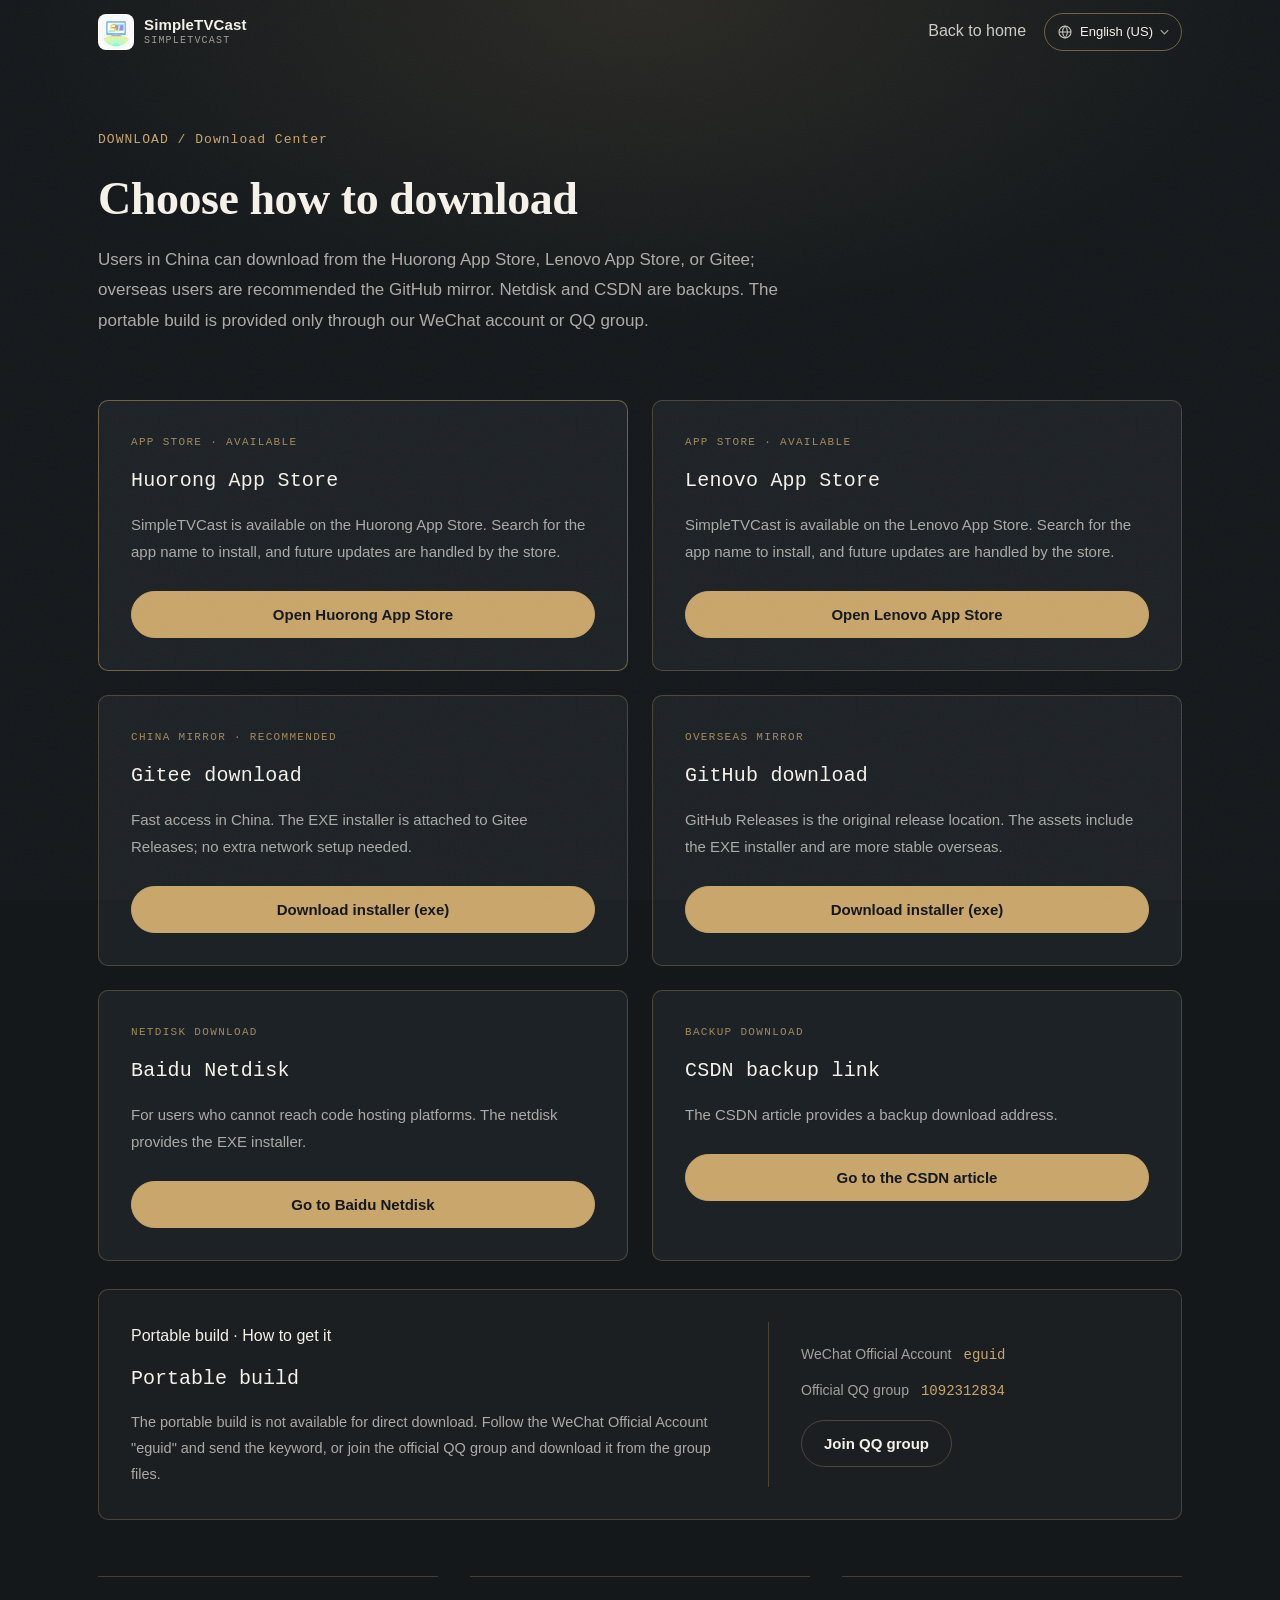
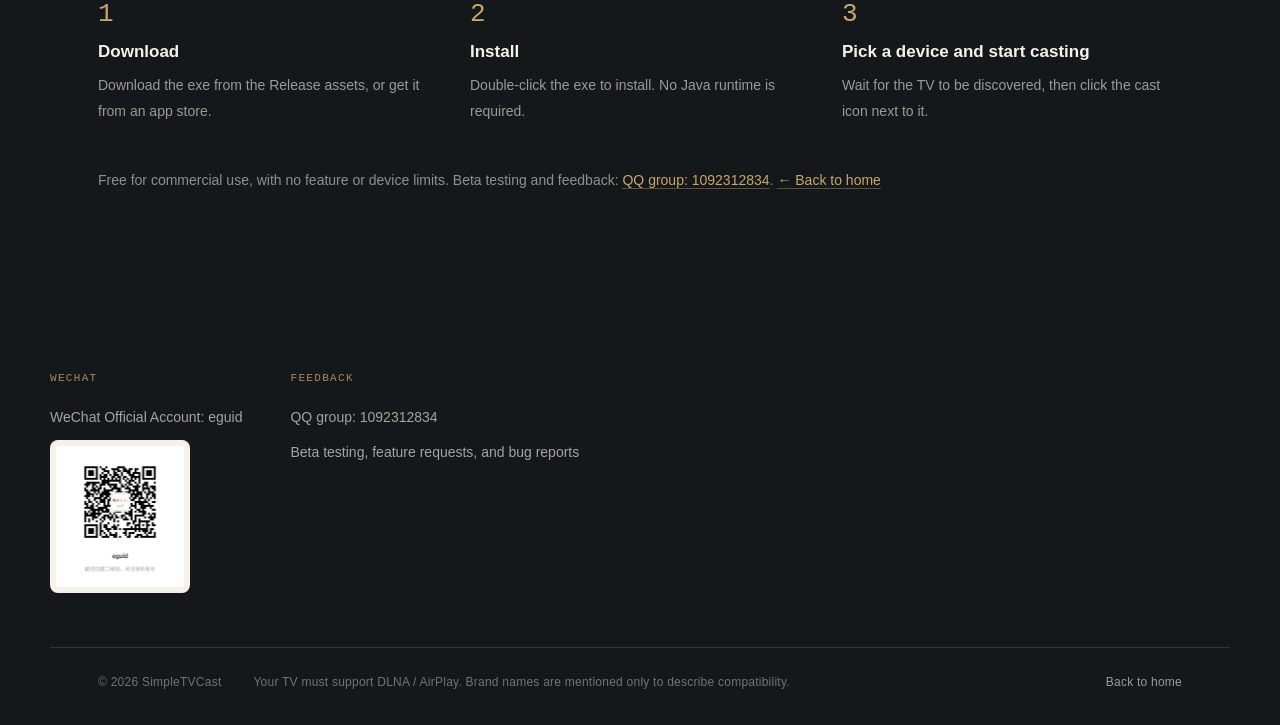
<file: download/index.html>
<!DOCTYPE html>
<html lang="zh-CN">
<head>
<meta charset="utf-8">
<meta name="viewport" content="width=device-width, initial-scale=1">
<title data-i18n="dlpage.metaTitle">下载中心 · 简单电视投屏（SimpleTVCast）</title>
<meta name="description" content="简单电视投屏（SimpleTVCast）下载中心：EXE 安装包、火绒 / 联想应用商店，以及 GitHub、Gitee、CSDN、百度网盘等备用下载渠道。" data-i18n="dlpage.metaDesc" data-i18n-attr="content">
<meta name="applicable-device" content="pc,mobile">
<meta name="robots" content="follow">
<link rel="canonical" href="https://simpletvcast.eguid.cc/download">
<link rel="icon" href="../assets/img/logo.png">
<link rel="stylesheet" href="../assets/css/main.css?v=20261129">
<script src="../assets/js/i18n/zh-cn.js?v=20261129" defer></script>
<script src="../assets/js/i18n/zh-hk.js?v=20261129" defer></script>
<script src="../assets/js/i18n/zh-tw.js?v=20261129" defer></script>
<script src="../assets/js/i18n/ja.js?v=20261129" defer></script>
<script src="../assets/js/i18n/en-us.js?v=20261129" defer></script>
<script src="../assets/js/i18n/en-gb.js?v=20261129" defer></script>
<script src="../assets/js/i18n.js?v=20261129" defer></script>
<script>
var _hmt = _hmt || [];
(function() {
  var hm = document.createElement("script");
  hm.src = "https://hm.baidu.com/hm.js?e7469d313f4895dd1e89f731de3eaac9";
  var s = document.getElementsByTagName("script")[0];
  s.parentNode.insertBefore(hm, s);
})();
</script>
<script type="text/javascript">
    (function(c,l,a,r,i,t,y){
        c[a]=c[a]||function(){(c[a].q=c[a].q||[]).push(arguments)};
        t=l.createElement(r);t.async=1;t.src="https://www.clarity.ms/tag/"+i;
        y=l.getElementsByTagName(r)[0];y.parentNode.insertBefore(t,y);
    })(window, document, "clarity", "script", "z99byoib07");
</script>
</head>
<body>
<a class="skip-link" href="#main" data-i18n="common.skip">跳到主要内容</a>

<header class="site-header" id="siteHeader">
  <div class="wrap header-inner">
    <a class="brand" href="../index.html" aria-label="简单电视投屏 首页" data-i18n="common.brandHomeAria" data-i18n-attr="aria-label">
      <img src="../assets/img/logo.png" alt="" width="40" height="40" aria-hidden="true">
      <span class="brand-text"><span data-i18n="common.brand">简单电视投屏</span><em>SimpleTVCast</em></span>
    </a>
    <div class="header-actions">
      <a class="ghost-link" href="../index.html" data-i18n="common.returnHome">返回首页</a>
      <div class="lang-switch" data-lang-switch>
        <button class="lang-btn" type="button" aria-expanded="false" aria-haspopup="listbox" aria-controls="langMenu" aria-label="切换语言 / Switch language">
          <svg class="lang-icon" viewBox="0 0 24 24" aria-hidden="true"><circle cx="12" cy="12" r="9"/><path d="M3.5 12h17"/><path d="M12 3c2.4 2.5 3.6 5.5 3.6 9s-1.2 6.5-3.6 9c-2.4-2.5-3.6-5.5-3.6-9s1.2-6.5 3.6-9z"/></svg>
          <span class="lang-current">简体中文</span>
          <svg class="lang-caret" viewBox="0 0 12 8" aria-hidden="true"><path d="M1 1.5 6 6.5 11 1.5"/></svg>
        </button>
        <ul class="lang-menu" id="langMenu" role="listbox" aria-label="语言 / Language" hidden>
          <li role="none"><button type="button" role="option" data-lang="zh-CN" aria-selected="true" class="is-current">简体中文</button></li>
          <li role="none"><button type="button" role="option" data-lang="zh-HK" aria-selected="false">繁體中文（中国香港）</button></li>
          <li role="none"><button type="button" role="option" data-lang="zh-TW" aria-selected="false">繁體中文（中国台灣）</button></li>
          <li role="none"><button type="button" role="option" data-lang="en-US" aria-selected="false">English (US)</button></li>
          <li role="none"><button type="button" role="option" data-lang="en-GB" aria-selected="false">English (UK)</button></li>
          <li role="none"><button type="button" role="option" data-lang="ja" aria-selected="false">日本語</button></li>
        </ul>
      </div>
    </div>
  </div>
</header>

<main id="main">
  <section class="section download" id="download">
    <div class="wrap">
      <header class="section-head reveal">
        <p class="eyebrow" data-i18n="dlpage.eyebrow">DOWNLOAD / 下载中心</p>
        <h1 class="dl-title" data-i18n="dlpage.title">选择你的下载方式</h1>
        <p class="section-sub" id="dlIntro" data-i18n="dlpage.intro">国内用户可从火绒应用商店、联想应用商店或 Gitee 下载，海外用户推荐 GitHub 分流；网盘与 CSDN 作为备用渠道。绿色版仅通过公众号或 QQ 群提供。</p>
        <p class="dl-picked" id="dlPicked" hidden></p>
      </header>

      <div class="download-grid" id="dlCards">
        <article class="dl-card" data-target="huorong">
          <span class="dl-badge" hidden data-i18n="dlpage.badge">当前选择</span>
          <p class="dl-cat" data-i18n="dlpage.storeCat">应用商店 · 已上架</p>
          <h3 data-i18n="dlpage.storeTitle">火绒应用商店</h3>
          <p class="dl-desc" data-i18n="dlpage.storeDesc">简单电视投屏已上架火绒应用商店。搜索软件名称即可下载安装，后续更新由商店统一完成。</p>
          <div class="dl-actions">
            <a class="btn btn-gold" data-dl="huorong" href="https://www.huorong.cn/appstore" target="_blank" rel="noopener" data-i18n="dlpage.storeBtn">前往火绒应用商店</a>
          </div>
        </article>
        <article class="dl-card" data-target="lenovo">
          <span class="dl-badge" hidden data-i18n="dlpage.badge">当前选择</span>
          <p class="dl-cat" data-i18n="dlpage.lenovoCat">应用商店 · 已上架</p>
          <h3 data-i18n="dlpage.lenovoTitle">联想应用商店</h3>
          <p class="dl-desc" data-i18n="dlpage.lenovoDesc">简单电视投屏已上架联想应用商店。搜索软件名称即可下载安装，后续更新由商店统一完成。</p>
          <div class="dl-actions">
            <a class="btn btn-gold" data-dl="lenovo" href="https://lestore.lenovo.com/" target="_blank" rel="noopener" data-i18n="dlpage.lenovoBtn">前往联想应用商店</a>
          </div>
        </article>
        <article class="dl-card" data-target="gitee">
          <span class="dl-badge" hidden data-i18n="dlpage.badge">当前选择</span>
          <p class="dl-cat" data-i18n="dlpage.giteeCat">国内分流 · 推荐</p>
          <h3 data-i18n="dlpage.giteeTitle">Gitee 下载</h3>
          <p class="dl-desc" data-i18n="dlpage.giteeDesc">国内访问速度快，EXE 安装包在 Gitee Releases 附件中，国内网络无需额外配置。</p>
          <div class="dl-actions">
            <a class="btn btn-gold" data-dl="gitee-exe" href="https://gitee.com/eguid/SimpleTVCast/releases" target="_blank" rel="noopener" data-i18n="dlpage.exe">下载安装包（exe）</a>
          </div>
        </article>
        <article class="dl-card" data-target="github">
          <span class="dl-badge" hidden data-i18n="dlpage.badge">当前选择</span>
          <p class="dl-cat" data-i18n="dlpage.githubCat">海外分流</p>
          <h3 data-i18n="dlpage.githubTitle">GitHub 下载</h3>
          <p class="dl-desc" data-i18n="dlpage.githubDesc">GitHub Releases 为原始发布位置，附件提供 EXE 安装包，海外网络访问更稳定。</p>
          <div class="dl-actions">
            <a class="btn btn-gold" data-dl="github-exe" href="https://github.com/eguid/SimpleTVCast/releases" target="_blank" rel="noopener" data-i18n="dlpage.exe">下载安装包（exe）</a>
          </div>
        </article>
        <article class="dl-card" data-target="baidu">
          <span class="dl-badge" hidden data-i18n="dlpage.badge">当前选择</span>
          <p class="dl-cat" data-i18n="dlpage.baiduCat">网盘下载</p>
          <h3 data-i18n="dlpage.baiduTitle">百度网盘</h3>
          <p class="dl-desc" data-i18n="dlpage.baiduDesc">适合无法访问代码托管平台的用户，网盘内提供 EXE 安装包。</p>
          <div class="dl-actions">
            <a class="btn btn-gold" data-dl="baidu" href="https://pan.baidu.com/s/5yfEkEwj1QvCoi28gH5p5Jg" target="_blank" rel="noopener" data-i18n="dlpage.baiduBtn">前往百度网盘</a>
          </div>
        </article>
        <article class="dl-card" data-target="csdn">
          <span class="dl-badge" hidden data-i18n="dlpage.badge">当前选择</span>
          <p class="dl-cat" data-i18n="dlpage.csdnCat">备用下载</p>
          <h3 data-i18n="dlpage.csdnTitle">CSDN 备用链接</h3>
          <p class="dl-desc" data-i18n="dlpage.csdnDesc">CSDN 文章内提供备用下载地址。</p>
          <div class="dl-actions">
            <a class="btn btn-gold" data-dl="csdn" href="https://blog.csdn.net/eguid_1/article/details/166601279" target="_blank" rel="noopener" data-i18n="dlpage.csdnBtn">前往 CSDN 文章</a>
          </div>
        </article>
      </div>

      <article class="dl-green reveal">
        <div class="dl-green-main">
          <p class="dl-tag" data-i18n="dl.greenTag">绿色免安装版 · 获取方式</p>
          <h3 data-i18n="dl.greenTitle">绿色免安装版</h3>
          <p data-i18n="dl.greenTip">绿色版请关注微信公众号「eguid」或加入官方 QQ 群，在群文件中下载。</p>
        </div>
        <div class="dl-green-ways">
          <p><span data-i18n="dl.greenWechat">微信公众号</span><b>eguid</b></p>
          <p><span data-i18n="dl.greenQq">官方 QQ 群</span><b>1092312834</b></p>
          <a class="btn btn-outline" href="https://qm.qq.com/q/X8ZmaIfY6k" target="_blank" rel="noopener" data-i18n="dl.greenJoin">加入 QQ 群</a>
        </div>
      </article>

      <ol class="steps reveal">
        <li><span class="step-no">1</span><div><h3 data-i18n="steps.t1">下载</h3><p data-i18n="steps.d1">在 Release 附件中下载 exe，或从应用商店获取。</p></div></li>
        <li><span class="step-no">2</span><div><h3 data-i18n="steps.t2">安装</h3><p data-i18n="steps.d2">exe 双击安装，按提示完成即可，无需 Java 环境。</p></div></li>
        <li><span class="step-no">3</span><div><h3 data-i18n="steps.t3">选择设备，开始投屏</h3><p data-i18n="steps.d3">等待自动发现电视，点击设备旁的投屏图标即可开始。</p></div></li>
      </ol>

      <p class="dl-note reveal" data-i18n-html="dlpage.note">软件免费、无广告、无水印、无内购，不限制功能与投屏台数。内测与问题反馈：<a class="text-link" href="https://qm.qq.com/q/X8ZmaIfY6k" target="_blank" rel="noopener">QQ 群：1092312834</a>。<a href="../index.html">← 返回首页</a></p>
    </div>
  </section>
</main>

<footer class="site-footer site-footer-compact">
  <div class="wrap footer-contact">
    <div class="footer-col">
      <h3 data-i18n="common.wechatCol">公众号</h3>
      <p data-i18n="common.wechatName">微信公众号：eguid</p>
      <img class="footer-qr" src="../wxgzh.jpg" alt="微信公众号 eguid 二维码，扫码关注" width="140" height="153" loading="lazy" data-i18n="common.qrAlt" data-i18n-attr="alt">
    </div>
    <div class="footer-col">
      <h3 data-i18n="common.feedback">反馈</h3>
      <a href="https://qm.qq.com/q/X8ZmaIfY6k" target="_blank" rel="noopener" data-i18n="common.qq">QQ 群：1092312834</a>
      <p data-i18n="common.beta">内测体验、功能建议与问题反馈</p>
    </div>
  </div>
  <div class="wrap footer-bottom">
    <p>© <span id="year">2026</span> <span data-i18n="common.copyright">简单电视投屏（SimpleTVCast）</span></p>
    <p data-i18n="common.disclaimer">电视需支持 DLNA / AirPlay 协议；文中品牌名称仅作兼容性说明。</p>
    <a href="../index.html" data-i18n="common.returnHome">返回首页</a>
  </div>
</footer>

<script src="../assets/js/main.js?v=20261109" defer></script>
<script>
document.addEventListener("DOMContentLoaded", function () {
  "use strict";

  var ids = {
    zip: { label: "dlpage.id.zip", target: "gitee" },
    exe: { label: "dlpage.id.exe", target: "gitee" },
    gitee: { label: "dlpage.id.gitee", target: "gitee" },
    github: { label: "dlpage.id.github", target: "github" },
    hy: { label: "dlpage.id.huorong", target: "huorong" },
    huorong: { label: "dlpage.id.huorong", target: "huorong" },
    lenove: { label: "dlpage.id.lenove", target: "lenovo" },
    lenovo: { label: "dlpage.id.lenove", target: "lenovo" },
    baidu: { label: "dlpage.id.baidu", target: "baidu" },
    csdn: { label: "dlpage.id.csdn", target: "csdn" }
  };

  var raw = "";
  try {
    raw = (new URLSearchParams(window.location.search).get("id") || "").trim().toLowerCase();
  } catch (error) {
    raw = "";
  }

  var picked = ids[raw] ? raw : "";
  var target = picked ? ids[picked].target : "";

  function T(key, fallback) {
    return window.STVi18n ? window.STVi18n.t(key, fallback) : fallback || "";
  }

  /* 按渠道 id 记录独立页面浏览，便于后台按来源统计下载次数 */
  if (window._hmt) {
    window._hmt.push(["_trackPageview", "/download/" + (picked || "index")]);
  }

  var note = document.getElementById("dlPicked");

  function renderPicked() {
    if (!note || !picked) return;
    note.textContent = T("dlpage.picked", "已为你定位：") + T(ids[picked].label, "");
    note.hidden = false;
  }

  renderPicked();
  document.addEventListener("stv:langchange", renderPicked);

  var cards = Array.prototype.slice.call(document.querySelectorAll(".dl-card[data-target]"));

  if (target) {
    cards.forEach(function (card) {
      if (card.getAttribute("data-target") !== target) return;
      card.classList.add("is-active");
      var badge = card.querySelector(".dl-badge");
      if (badge) badge.hidden = false;
    });
  }

  /* 点击具体下载入口时上报事件，补充统计下载转化 */
  document.addEventListener("click", function (event) {
    var link = event.target.closest("[data-dl]");
    if (!link) return;
    if (window._hmt) {
      window._hmt.push(["_trackEvent", "download", link.getAttribute("data-dl")]);
    }
  });
});
</script>
</body>
</html>
</file>
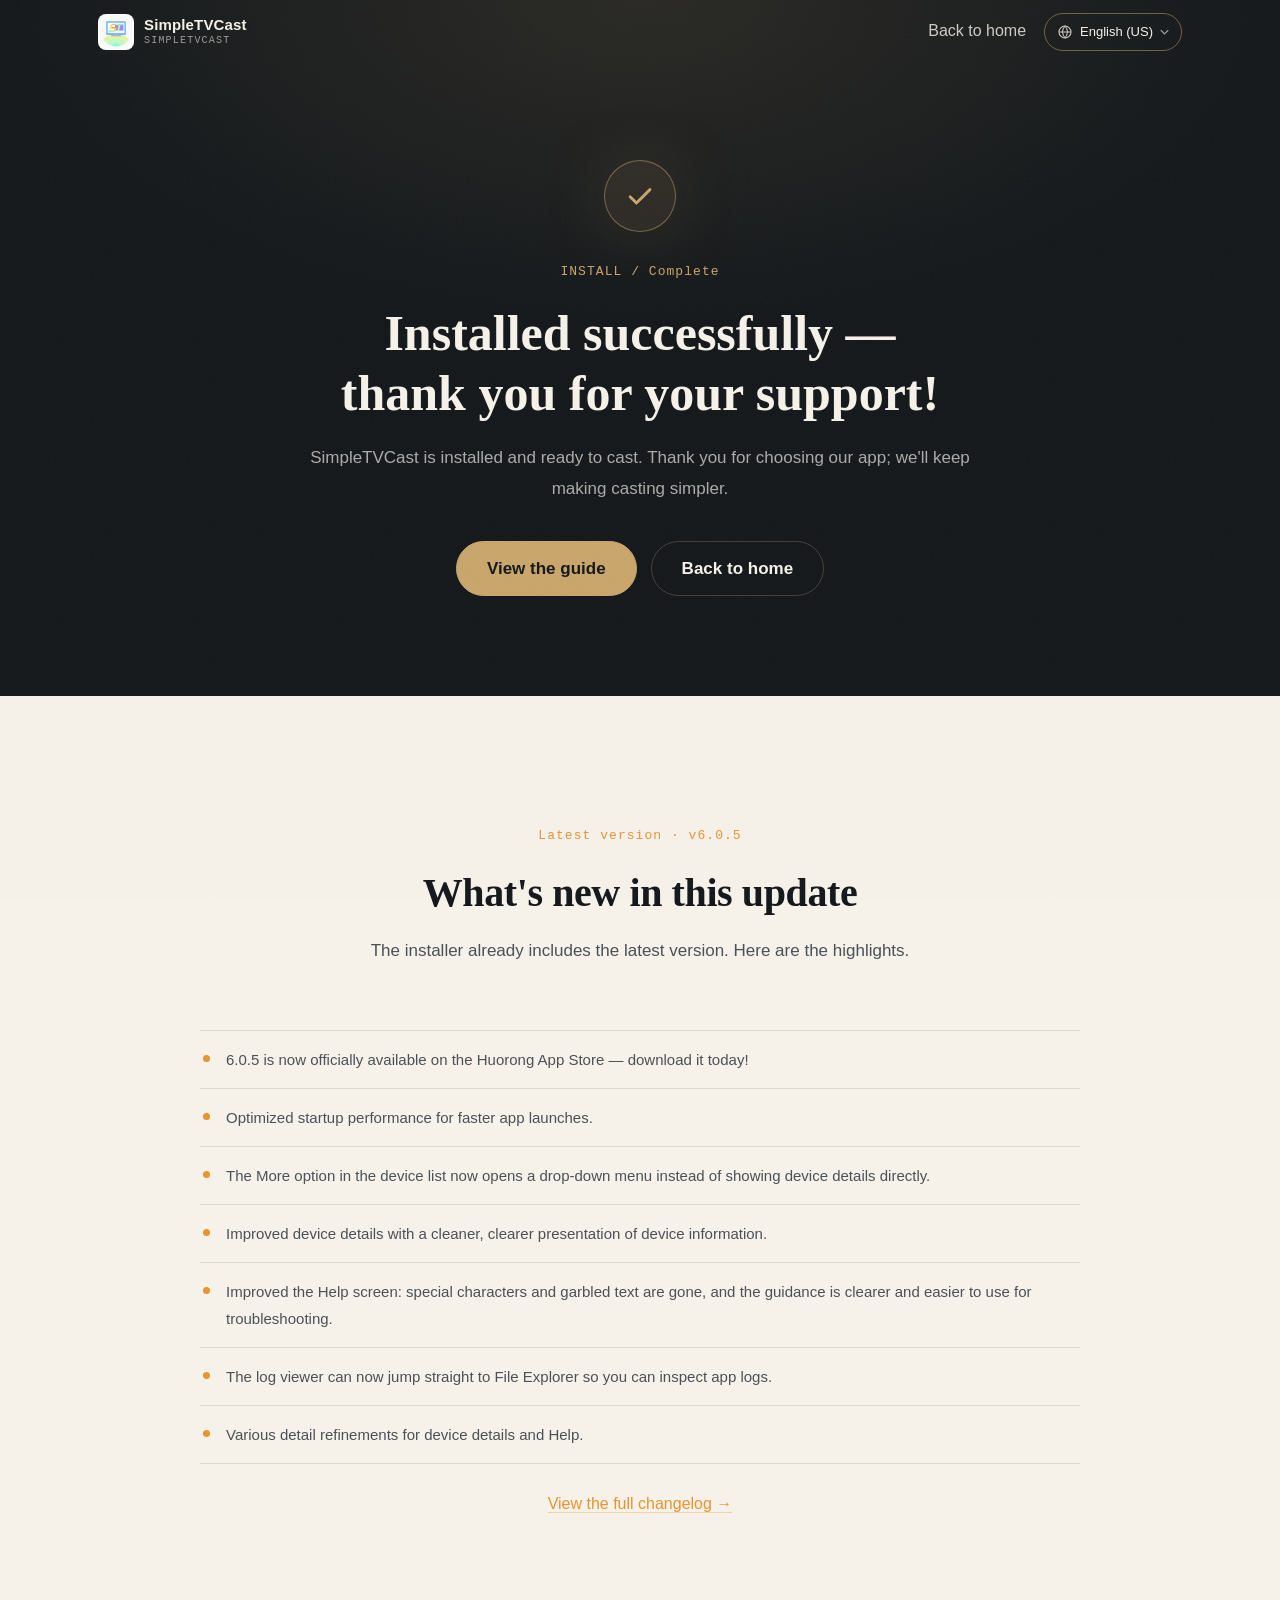
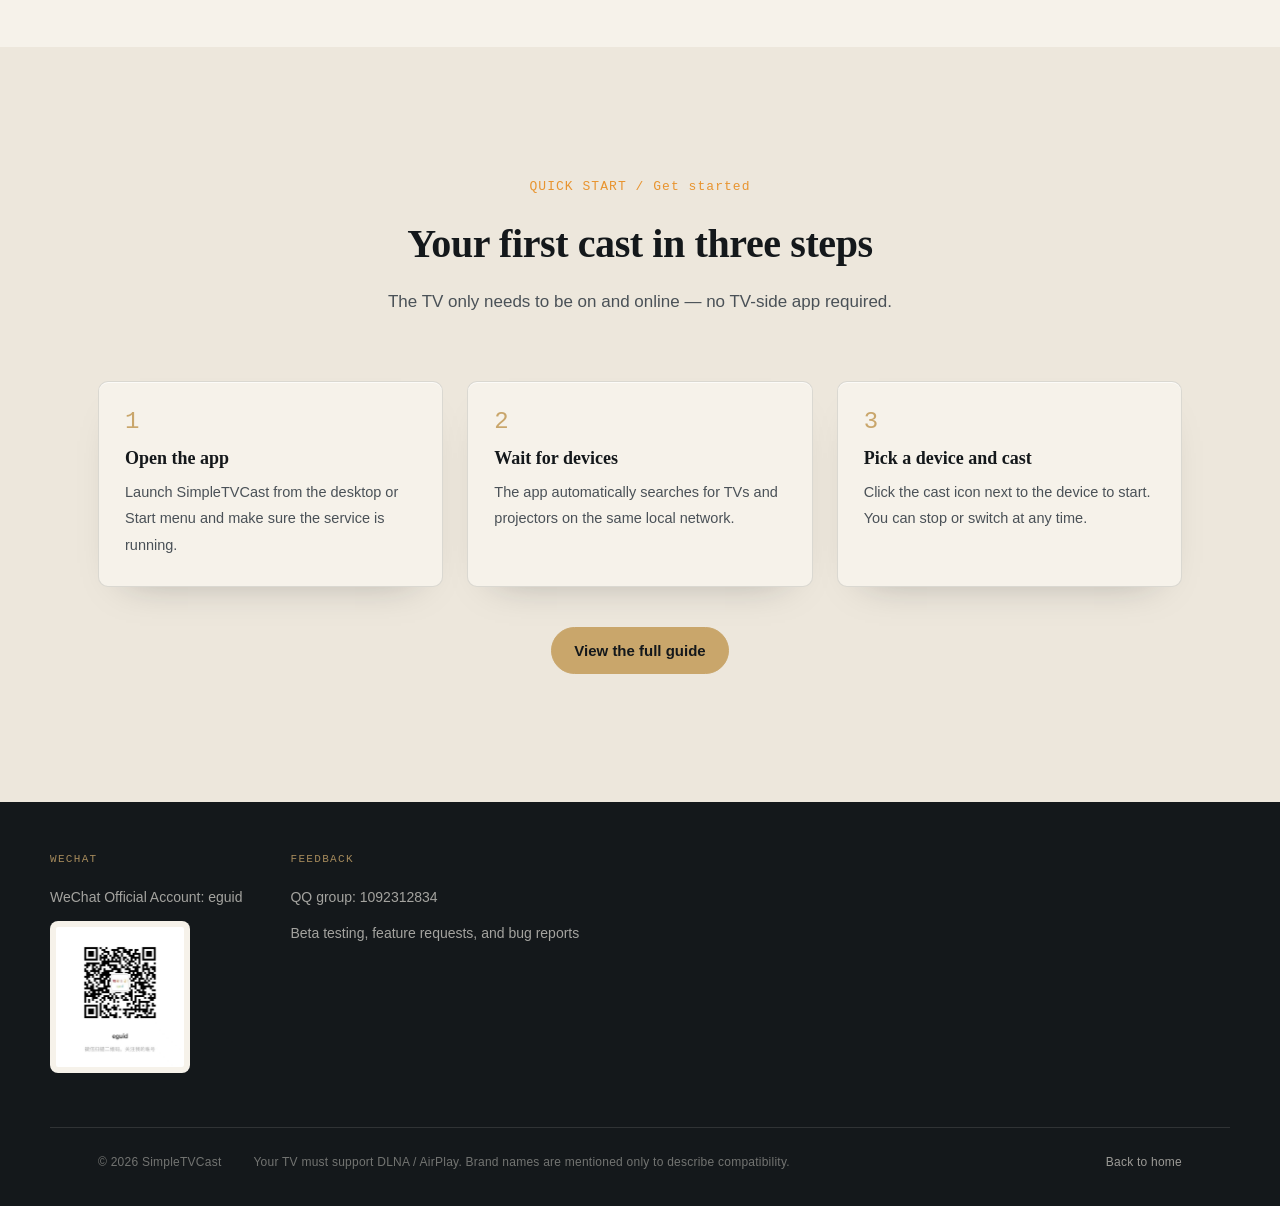
<file: install/index.html>
<!DOCTYPE html>
<html lang="zh-CN">
<head>
<meta charset="utf-8">
<meta name="viewport" content="width=device-width, initial-scale=1">
<title data-i18n="install.metaTitle">安装成功 · 简单电视投屏（SimpleTVCast）</title>
<meta name="description" content="简单电视投屏（SimpleTVCast）安装成功。感谢你的支持，查看最新版本更新内容与使用教程，开始第一次投屏。" data-i18n="install.metaDesc" data-i18n-attr="content">
<meta name="applicable-device" content="pc,mobile">
<meta name="robots" content="noindex, follow">
<link rel="canonical" href="https://simpletvcast.eguid.cc/install">
<link rel="icon" href="../assets/img/logo.png">
<link rel="stylesheet" href="../assets/css/main.css?v=20261130">
<script src="../assets/js/i18n/zh-cn.js?v=20261130" defer></script>
<script src="../assets/js/i18n/zh-hk.js?v=20261130" defer></script>
<script src="../assets/js/i18n/zh-tw.js?v=20261130" defer></script>
<script src="../assets/js/i18n/ja.js?v=20261130" defer></script>
<script src="../assets/js/i18n/en-us.js?v=20261130" defer></script>
<script src="../assets/js/i18n/en-gb.js?v=20261130" defer></script>
<script src="../assets/js/i18n.js?v=20261130" defer></script>
<script src="../assets/js/main.js?v=20261130" defer></script>
<script type="application/ld+json">
{
  "@context": "https://schema.org",
  "@type": "WebPage",
  "name": "安装成功 · 简单电视投屏（SimpleTVCast）",
  "description": "简单电视投屏安装成功页面，包含最新版本更新内容与使用引导。"
}
</script>
</head>
<body>
<a class="skip-link" href="#main" data-i18n="common.skip">跳到主要内容</a>

<header class="site-header" id="siteHeader">
  <div class="wrap header-inner">
    <a class="brand" href="../index.html" aria-label="简单电视投屏 首页" data-i18n="common.brandHomeAria" data-i18n-attr="aria-label">
      <img src="../assets/img/logo.png" alt="" width="40" height="40" aria-hidden="true">
      <span class="brand-text"><span data-i18n="common.brand">简单电视投屏</span><em>SimpleTVCast</em></span>
    </a>
    <div class="header-actions">
      <a class="ghost-link" href="../index.html" data-i18n="common.returnHome">返回首页</a>
      <div class="lang-switch" data-lang-switch>
        <button class="lang-btn" type="button" aria-expanded="false" aria-haspopup="listbox" aria-controls="langMenu" aria-label="切换语言 / Switch language">
          <svg class="lang-icon" viewBox="0 0 24 24" aria-hidden="true"><circle cx="12" cy="12" r="9"/><path d="M3.5 12h17"/><path d="M12 3c2.4 2.5 3.6 5.5 3.6 9s-1.2 6.5-3.6 9c-2.4-2.5-3.6-5.5-3.6-9s1.2-6.5 3.6-9z"/></svg>
          <span class="lang-current">简体中文</span>
          <svg class="lang-caret" viewBox="0 0 12 8" aria-hidden="true"><path d="M1 1.5 6 6.5 11 1.5"/></svg>
        </button>
        <ul class="lang-menu" id="langMenu" role="listbox" aria-label="语言 / Language" hidden>
          <li role="none"><button type="button" role="option" data-lang="zh-CN" aria-selected="true" class="is-current">简体中文</button></li>
          <li role="none"><button type="button" role="option" data-lang="zh-HK" aria-selected="false">繁體中文（中国香港）</button></li>
          <li role="none"><button type="button" role="option" data-lang="zh-TW" aria-selected="false">繁體中文（中国台灣）</button></li>
          <li role="none"><button type="button" role="option" data-lang="en-US" aria-selected="false">English (US)</button></li>
          <li role="none"><button type="button" role="option" data-lang="en-GB" aria-selected="false">English (UK)</button></li>
          <li role="none"><button type="button" role="option" data-lang="ja" aria-selected="false">日本語</button></li>
        </ul>
      </div>
    </div>
  </div>
</header>

<main id="main">

  <!-- 安装成功 -->
  <section class="section download install-hero" id="top">
    <div class="wrap">
      <span class="install-check" aria-hidden="true">
        <svg viewBox="0 0 24 24"><path d="m5 12.5 4.5 4.5L19 7.5"/></svg>
      </span>
      <p class="eyebrow" data-i18n="install.eyebrow">INSTALL / 安装完成</p>
      <h1 data-i18n="install.title">安装成功，感谢你的支持！</h1>
      <p class="install-sub" data-i18n="install.sub">简单电视投屏已安装完成，现在可以开始投屏了。感谢你选择并使用我们的软件，我们会继续把投屏做得更简单。</p>
      <p class="install-channel" id="installChannel" hidden><span data-i18n="install.channelLabel">下载渠道</span><b></b></p>
      <div class="install-cta">
        <a class="btn btn-gold btn-lg" href="../tutorial/" data-i18n="install.ctaTutorial">查看使用教程</a>
        <a class="btn btn-outline btn-lg" href="../index.html" data-i18n="install.ctaHome">返回首页</a>
      </div>
    </div>
  </section>

  <!-- 最新版本更新内容 -->
  <section class="section install-section">
    <div class="wrap">
      <header class="section-head reveal">
        <p class="eyebrow" data-i18n="install.newEyebrow">最新版本 · v6.0.5</p>
        <h2 data-i18n="install.newTitle">这次更新了什么</h2>
        <p class="section-sub" data-i18n="install.newSub">安装包已包含最新版本，以下是本次更新的主要内容。</p>
      </header>

      <ul class="install-log reveal">
        <li data-i18n="log.v605.1">6.0.5 已正式上架火绒应用商店，欢迎大家前往下载！</li>
        <li data-i18n="log.v605.2">软件主界面启动性能优化，软件打开速度更快。</li>
        <li data-i18n="log.v605.3">设备列表中的「更多」改为下拉菜单，不再直接弹出设备详情。</li>
        <li data-i18n="log.v605.4">优化设备详情显示，设备信息展示更美观、更清晰。</li>
        <li data-i18n="log.v605.5">优化帮助界面显示，不再出现特殊字符和乱码，帮助说明更规范清晰，便于排查问题。</li>
        <li data-i18n="log.v605.6">查看日志时可直接跳转到系统文件管理器，查看软件日志。</li>
        <li data-i18n="log.v605.7">多处细节优化：设备详情与帮助说明。</li>
      </ul>

      <p class="install-more reveal"><a class="text-link" href="../index.html#changelog" data-i18n="install.fullLog">查看完整更新日志 →</a></p>
    </div>
  </section>

  <!-- 如何使用 -->
  <section class="section install-section install-section--alt">
    <div class="wrap">
      <header class="section-head reveal">
        <p class="eyebrow" data-i18n="install.useEyebrow">QUICK START / 开始使用</p>
        <h2 data-i18n="install.useTitle">三步完成第一次投屏</h2>
        <p class="section-sub" data-i18n="install.useSub">电视只需开机并联网，无需安装任何 App。</p>
      </header>

      <ol class="install-steps">
        <li class="reveal">
          <span class="step-no">1</span>
          <h3 data-i18n="install.use1t">打开软件</h3>
          <p data-i18n="install.use1d">从桌面或开始菜单启动简单电视投屏，确认服务状态正常。</p>
        </li>
        <li class="reveal">
          <span class="step-no">2</span>
          <h3 data-i18n="install.use2t">等待发现设备</h3>
          <p data-i18n="install.use2d">软件会自动搜索同一局域网内的电视或投影设备。</p>
        </li>
        <li class="reveal">
          <span class="step-no">3</span>
          <h3 data-i18n="install.use3t">选择设备并投屏</h3>
          <p data-i18n="install.use3d">点击设备旁的投屏图标即可开始，随时可以停止或切换。</p>
        </li>
      </ol>

      <div class="install-cta install-cta--light reveal">
        <a class="btn btn-gold" href="../tutorial/" data-i18n="install.useCta">查看完整使用教程</a>
      </div>
    </div>
  </section>

</main>

<footer class="site-footer site-footer-compact">
  <div class="wrap footer-contact">
    <div class="footer-col">
      <h3 data-i18n="common.wechatCol">公众号</h3>
      <p data-i18n="common.wechatName">微信公众号：eguid</p>
      <img class="footer-qr" src="../wxgzh.jpg" alt="微信公众号 eguid 二维码，扫码关注" width="140" height="153" loading="lazy" data-i18n="common.qrAlt" data-i18n-attr="alt">
    </div>
    <div class="footer-col">
      <h3 data-i18n="common.feedback">反馈</h3>
      <a href="https://qm.qq.com/q/X8ZmaIfY6k" target="_blank" rel="noopener" data-i18n="common.qq">QQ 群：1092312834</a>
      <p data-i18n="common.beta">内测体验、功能建议与问题反馈</p>
    </div>
  </div>
  <div class="wrap footer-bottom">
    <p>© <span id="year">2026</span> <span data-i18n="common.copyright">简单电视投屏（SimpleTVCast）</span></p>
    <p data-i18n="common.disclaimer">电视需支持 DLNA / AirPlay 协议；文中品牌名称仅作兼容性说明。</p>
    <a href="../index.html" data-i18n="common.returnHome">返回首页</a>
  </div>
</footer>

<script>
document.addEventListener("DOMContentLoaded", function () {
  "use strict";

  var channels = {
    hr: { key: "install.ch.hr", text: "火绒应用商店" },
    hy: { key: "install.ch.hr", text: "火绒应用商店" },
    lenove: { key: "install.ch.lenove", text: "联想应用商店" },
    lenovo: { key: "install.ch.lenove", text: "联想应用商店" },
    gitee: { key: "install.ch.gitee", text: "Gitee" },
    github: { key: "install.ch.github", text: "GitHub" }
  };

  var raw = "";
  try {
    raw = (new URLSearchParams(window.location.search).get("id") || "").trim().toLowerCase();
  } catch (error) {
    raw = "";
  }

  var hit = channels[raw];
  var box = document.getElementById("installChannel");
  var label = box ? box.querySelector("b") : null;

  function T(key, fallback) {
    return window.STVi18n ? window.STVi18n.t(key, fallback) : fallback;
  }

  function renderChannel() {
    if (!box || !label || !hit) {
      if (box) box.hidden = true;
      return;
    }
    box.hidden = false;
    label.textContent = T(hit.key, hit.text);
  }

  renderChannel();
  document.addEventListener("stv:langchange", renderChannel);

  if (window._hmt && raw) {
    window._hmt.push(["_trackPageview", "/install/" + raw]);
  }
});
</script>
</body>
</html>
</file>
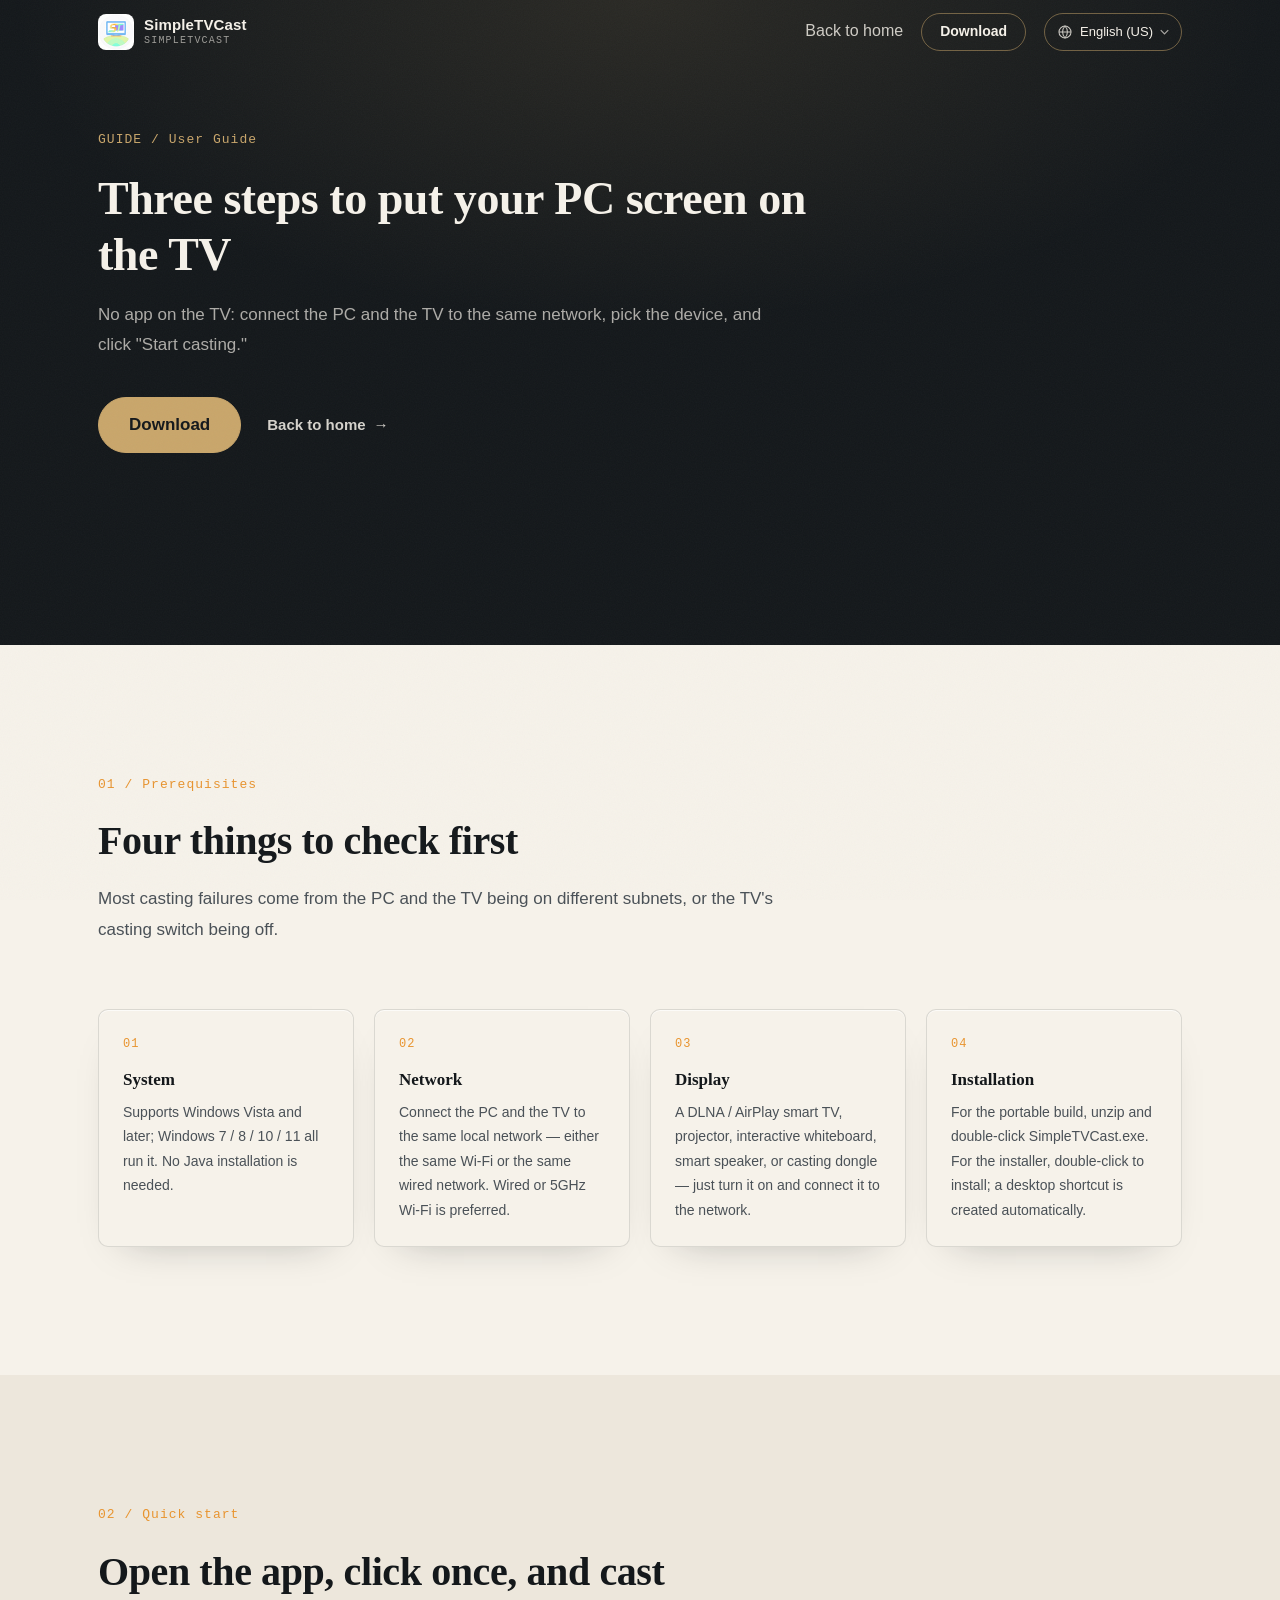
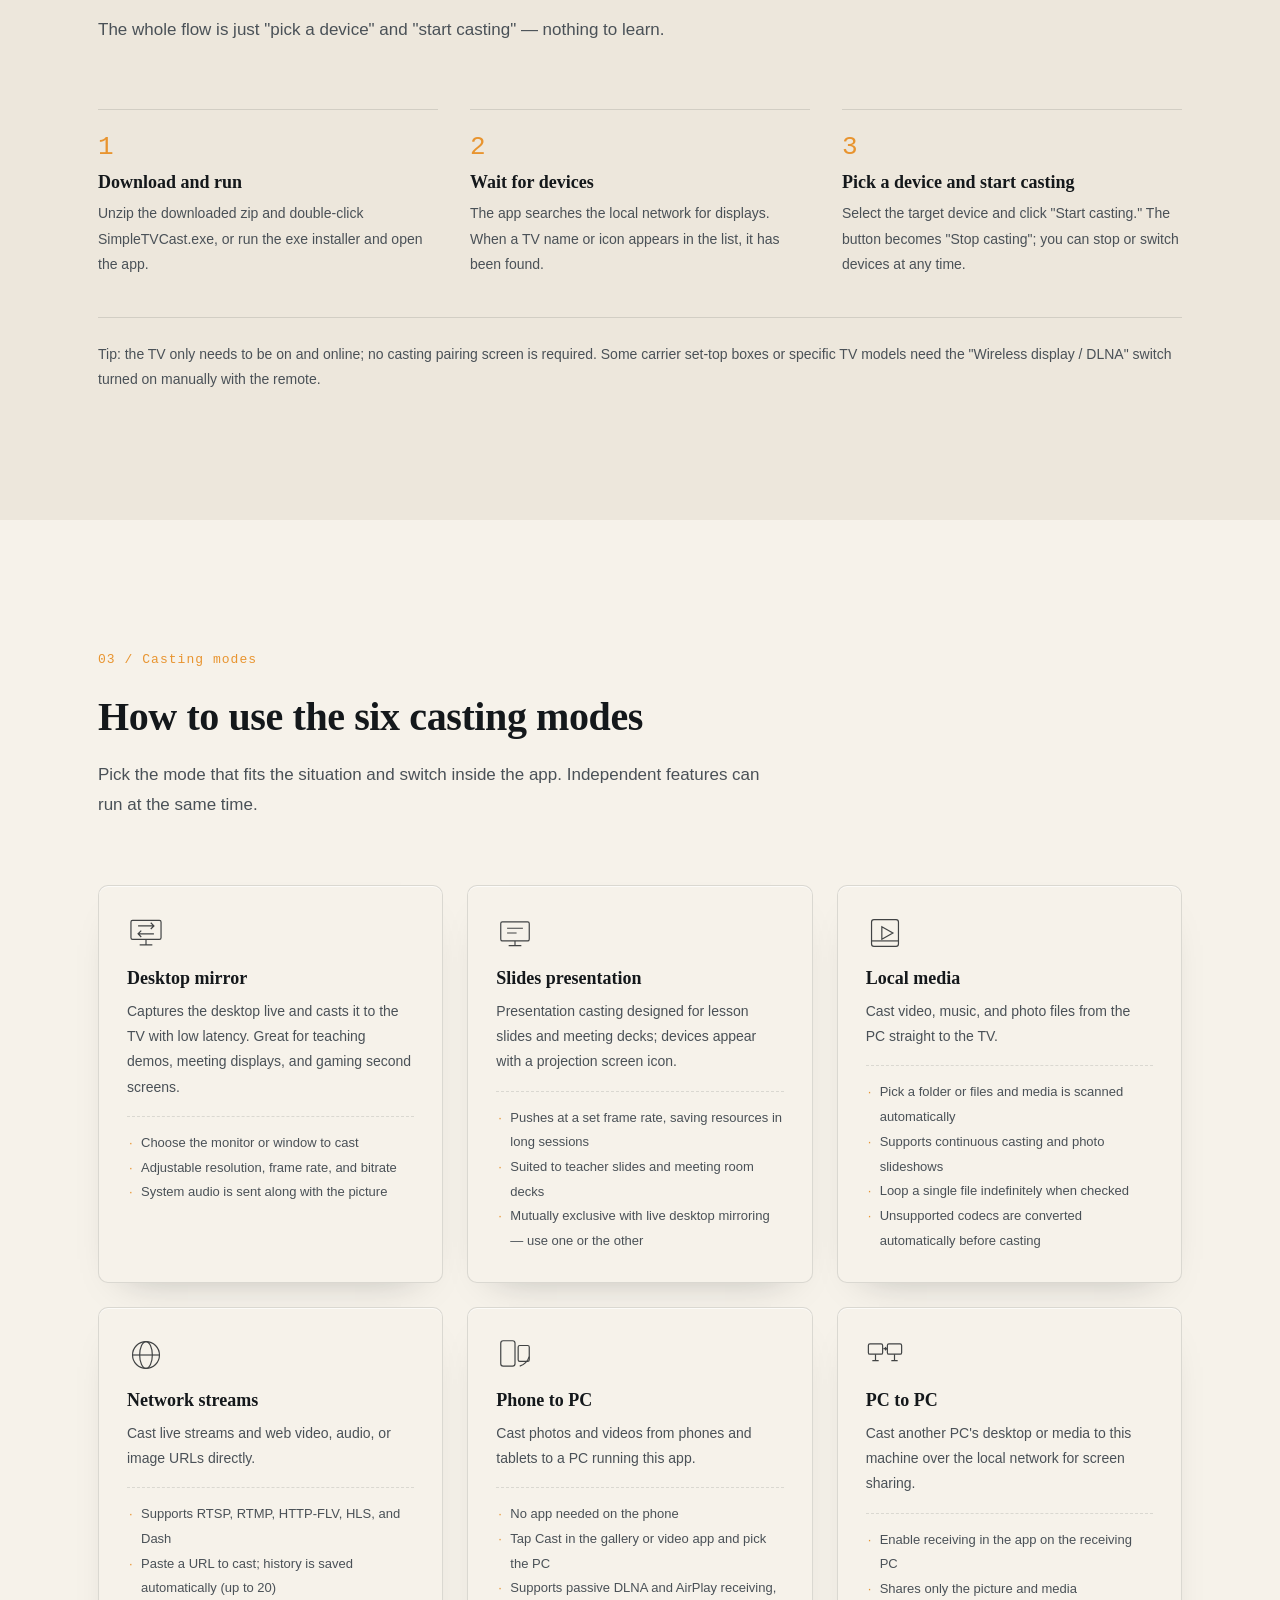
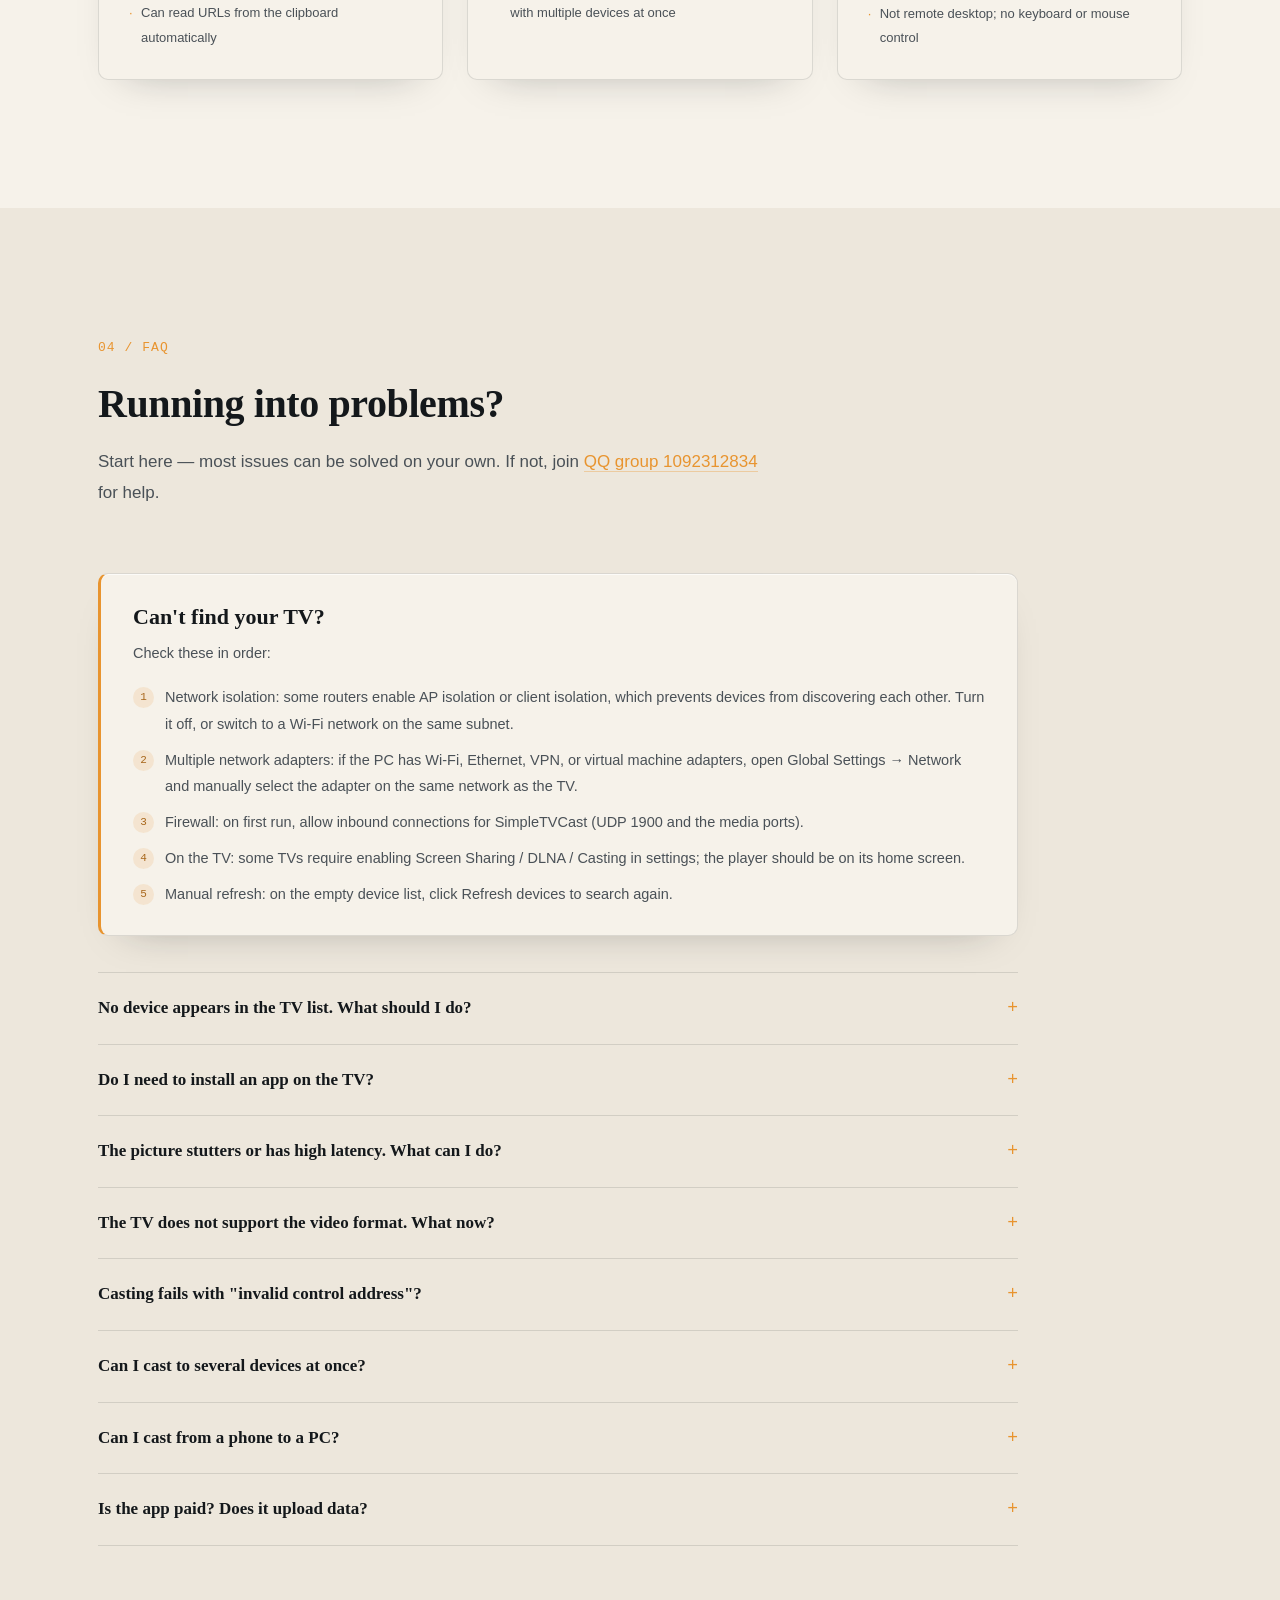
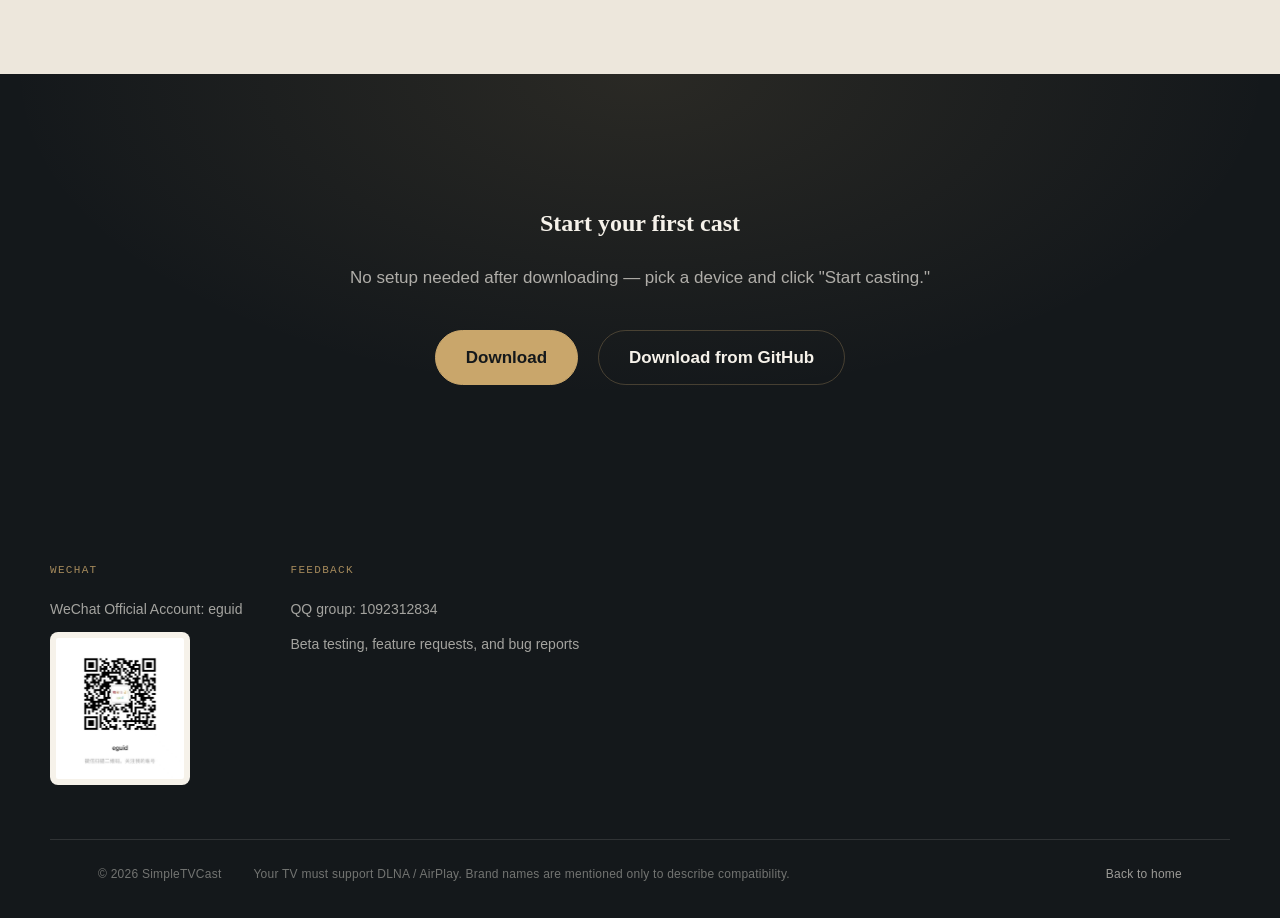
<file: tutorial/index.html>
<!DOCTYPE html>
<html lang="zh-CN">
<head>
<meta charset="utf-8">
<meta name="viewport" content="width=device-width, initial-scale=1">
<title data-i18n="tut.metaTitle">使用教程 · 简单电视投屏（SimpleTVCast）</title>
<meta name="description" content="简单电视投屏（SimpleTVCast）使用教程：准备工作、三步上手、六种投屏方式的操作要点，以及常见问题排查。" data-i18n="tut.metaDesc" data-i18n-attr="content">
<meta name="applicable-device" content="pc,mobile">
<meta name="robots" content="follow">
<link rel="canonical" href="https://simpletvcast.eguid.cc/tutorial">
<link rel="icon" href="../assets/img/logo.png">
<link rel="stylesheet" href="../assets/css/main.css?v=20261129">
<script src="../assets/js/i18n/zh-cn.js?v=20261129" defer></script>
<script src="../assets/js/i18n/zh-hk.js?v=20261129" defer></script>
<script src="../assets/js/i18n/zh-tw.js?v=20261129" defer></script>
<script src="../assets/js/i18n/ja.js?v=20261129" defer></script>
<script src="../assets/js/i18n/en-us.js?v=20261129" defer></script>
<script src="../assets/js/i18n/en-gb.js?v=20261129" defer></script>
<script src="../assets/js/i18n.js?v=20261129" defer></script>
<script>
var _hmt = _hmt || [];
(function() {
  var hm = document.createElement("script");
  hm.src = "https://hm.baidu.com/hm.js?e7469d313f4895dd1e89f731de3eaac9";
  var s = document.getElementsByTagName("script")[0];
  s.parentNode.insertBefore(hm, s);
})();
</script>
<script type="text/javascript">
    (function(c,l,a,r,i,t,y){
        c[a]=c[a]||function(){(c[a].q=c[a].q||[]).push(arguments)};
        t=l.createElement(r);t.async=1;t.src="https://www.clarity.ms/tag/"+i;
        y=l.getElementsByTagName(r)[0];y.parentNode.insertBefore(t,y);
    })(window, document, "clarity", "script", "z99byoib07");
</script>
</head>
<body>
<a class="skip-link" href="#main" data-i18n="common.skip">跳到主要内容</a>

<header class="site-header" id="siteHeader">
  <div class="wrap header-inner">
    <a class="brand" href="../index.html" aria-label="简单电视投屏 首页" data-i18n="common.brandHomeAria" data-i18n-attr="aria-label">
      <img src="../assets/img/logo.png" alt="" width="40" height="40" aria-hidden="true">
      <span class="brand-text"><span data-i18n="common.brand">简单电视投屏</span><em>SimpleTVCast</em></span>
    </a>
    <div class="header-actions">
      <a class="ghost-link" href="../index.html" data-i18n="common.returnHome">返回首页</a>
      <a class="btn btn-ghost" href="/download?id=gitee" data-i18n="common.download">下载</a>
      <div class="lang-switch" data-lang-switch>
        <button class="lang-btn" type="button" aria-expanded="false" aria-haspopup="listbox" aria-controls="langMenu" aria-label="切换语言 / Switch language">
          <svg class="lang-icon" viewBox="0 0 24 24" aria-hidden="true"><circle cx="12" cy="12" r="9"/><path d="M3.5 12h17"/><path d="M12 3c2.4 2.5 3.6 5.5 3.6 9s-1.2 6.5-3.6 9c-2.4-2.5-3.6-5.5-3.6-9s1.2-6.5 3.6-9z"/></svg>
          <span class="lang-current">简体中文</span>
          <svg class="lang-caret" viewBox="0 0 12 8" aria-hidden="true"><path d="M1 1.5 6 6.5 11 1.5"/></svg>
        </button>
        <ul class="lang-menu" id="langMenu" role="listbox" aria-label="语言 / Language" hidden>
          <li role="none"><button type="button" role="option" data-lang="zh-CN" aria-selected="true" class="is-current">简体中文</button></li>
          <li role="none"><button type="button" role="option" data-lang="zh-HK" aria-selected="false">繁體中文（中国香港）</button></li>
          <li role="none"><button type="button" role="option" data-lang="zh-TW" aria-selected="false">繁體中文（中国台灣）</button></li>
          <li role="none"><button type="button" role="option" data-lang="en-US" aria-selected="false">English (US)</button></li>
          <li role="none"><button type="button" role="option" data-lang="en-GB" aria-selected="false">English (UK)</button></li>
          <li role="none"><button type="button" role="option" data-lang="ja" aria-selected="false">日本語</button></li>
        </ul>
      </div>
    </div>
  </div>
</header>

<main id="main">
  <!-- 教程首屏 -->
  <section class="section download" id="prepare-top">
    <div class="wrap">
      <header class="section-head reveal">
        <p class="eyebrow" data-i18n="tut.eyebrow">GUIDE / 使用教程</p>
        <h1 class="tut-title" data-i18n="tut.title">三步，把电脑画面投到电视</h1>
        <p class="section-sub" data-i18n="tut.sub">电视端无需安装任何 App：把电脑和电视连到同一网络，选好设备点一下「开始投屏」就行。</p>
        <div class="tut-hero-cta">
          <a class="btn btn-gold btn-lg" href="/download?id=gitee" data-dl="tutorial-gitee" data-i18n="tut.btnDownload">下载软件</a>
          <a class="btn btn-text" href="../index.html"><span data-i18n="tut.btnHome">返回首页</span> <span aria-hidden="true">→</span></a>
        </div>
      </header>
    </div>
  </section>

  <!-- 01 准备工作 -->
  <section class="section tut-section" id="prepare">
    <div class="wrap">
      <header class="section-head reveal">
        <p class="eyebrow" data-i18n="req.eyebrow">01 / 准备工作</p>
        <h2 data-i18n="req.title">先确认这四件事</h2>
        <p class="section-sub" data-i18n="req.sub">大多数投屏失败，都是因为电脑与电视不在同一网段，或电视的投屏开关没有打开。</p>
      </header>

      <div class="tut-req-grid">
        <article class="tut-req reveal">
          <p class="tut-no">01</p>
          <h3 data-i18n="req1t">系统环境</h3>
          <p data-i18n="req1d">支持 Windows Vista 及以上系统，Windows 7 / 8 / 10 / 11 均可运行，无需安装 Java 环境。</p>
        </article>
        <article class="tut-req reveal">
          <p class="tut-no">02</p>
          <h3 data-i18n="req2t">网络环境</h3>
          <p data-i18n="req2d">电脑与电视连入同一局域网：同一 Wi-Fi 或同一有线网络都可以，建议优先使用有线或 5GHz Wi-Fi。</p>
        </article>
        <article class="tut-req reveal">
          <p class="tut-no">03</p>
          <h3 data-i18n="req3t">显示设备</h3>
          <p data-i18n="req3d">支持 DLNA / AirPlay 的智能电视、投影仪、电子白板、智能音箱或投屏器，开机联网即可。</p>
        </article>
        <article class="tut-req reveal">
          <p class="tut-no">04</p>
          <h3 data-i18n="req4t">软件安装</h3>
          <p data-i18n="req4d">绿色版解压即用，双击目录内的 SimpleTVCast.exe 运行；安装包双击安装，自动创建桌面快捷方式。</p>
        </article>
      </div>
    </div>
  </section>

  <!-- 02 快速上手 -->
  <section class="section tut-section tut-section--alt" id="quickstart">
    <div class="wrap">
      <header class="section-head reveal">
        <p class="eyebrow" data-i18n="quick.eyebrow">02 / 快速上手</p>
        <h2 data-i18n="quick.title">打开软件，点一下就能投</h2>
        <p class="section-sub" data-i18n="quick.sub">全过程只有「选择设备」和「开始投屏」两步操作，没有任何学习负担。</p>
      </header>

      <ol class="tut-steps">
        <li class="tut-step reveal">
          <span class="step-no">1</span>
          <h3 data-i18n="qs1t">下载并运行</h3>
          <p data-i18n="qs1d">下载 zip 解压后双击 SimpleTVCast.exe；或运行 exe 安装包完成安装后打开软件。</p>
        </li>
        <li class="tut-step reveal">
          <span class="step-no">2</span>
          <h3 data-i18n="qs2t">等待发现设备</h3>
          <p data-i18n="qs2d">软件会自动搜索同一局域网内的显示设备，设备列表出现电视名称或图标即表示发现成功。</p>
        </li>
        <li class="tut-step reveal">
          <span class="step-no">3</span>
          <h3 data-i18n="qs3t">选择设备并开始投屏</h3>
          <p data-i18n="qs3d">选中目标设备后点击「开始投屏」，按钮会变为「停止投屏」，可随时停止或切换设备。</p>
        </li>
      </ol>

      <p class="tut-note reveal" data-i18n="quick.note">提示：电视只需要开机并联网，无需打开投屏配对界面。部分运营商机顶盒或个别电视型号，需要用遥控器手动开启「无线投屏 / DLNA」开关。</p>
    </div>
  </section>

  <!-- 03 投屏方式 -->
  <section class="section tut-section" id="methods">
    <div class="wrap">
      <header class="section-head reveal">
        <p class="eyebrow" data-i18n="methods.eyebrow">03 / 投屏方式</p>
        <h2 data-i18n="methods.title">六种投屏方式怎么用</h2>
        <p class="section-sub" data-i18n="methods.sub">不同场景选择不同方式，在软件内切换即可；互相独立的功能可以同时使用。</p>
      </header>

      <div class="tut-grid">
        <article class="tut-card reveal">
          <svg viewBox="0 0 48 48" aria-hidden="true"><rect x="5" y="8" width="38" height="24" rx="2"/><path d="M24 32v7M16 39h16"/><path d="M14 15h20M30 11l4 4-4 4"/><path d="M34 25H14M18 21l-4 4 4 4"/></svg>
          <h3 data-i18n="m1t">桌面镜像</h3>
          <p data-i18n="m1d">实时采集桌面并低延迟投到电视，适合教学演示、会议展示与游戏副屏。</p>
          <ul class="tut-points">
            <li data-i18n="m1p1">选择要投送的显示器或窗口</li>
            <li data-i18n="m1p2">可调分辨率、帧率与码率</li>
            <li data-i18n="m1p3">系统声音随画面同步投送</li>
          </ul>
        </article>
        <article class="tut-card reveal">
          <svg viewBox="0 0 48 48" aria-hidden="true"><rect x="6" y="10" width="36" height="24" rx="2"/><path d="M24 34v6M16 40h16"/><path d="M14 18h20M14 24h12"/></svg>
          <h3 data-i18n="m2t">PPT 演示投屏</h3>
          <p data-i18n="m2d">为课件与会议报告设计的演示投屏，设备列表显示为投影幕布图标。</p>
          <ul class="tut-points">
            <li data-i18n="m2p1">按设定帧率推送，长时间演示更省资源</li>
            <li data-i18n="m2p2">适合教师课件与会议室报告</li>
            <li data-i18n="m2p3">与实时桌面镜像互斥，二选一使用</li>
          </ul>
        </article>
        <article class="tut-card reveal">
          <svg viewBox="0 0 48 48" aria-hidden="true"><rect x="7" y="7" width="34" height="34" rx="3"/><path d="M20 16l14 8-14 8z"/><path d="M7 34h34"/></svg>
          <h3 data-i18n="m3t">本地多媒体</h3>
          <p data-i18n="m3d">把电脑上的视频、音乐与图片文件直接投到电视播放。</p>
          <ul class="tut-points">
            <li data-i18n="m3p1">选择目录或文件后自动扫描媒体</li>
            <li data-i18n="m3p2">支持连续投屏与图片轮播</li>
            <li data-i18n="m3p3">勾选后单个文件无限循环播放</li>
            <li data-i18n="m3p4">不支持的编码自动转换后投送</li>
          </ul>
        </article>
        <article class="tut-card reveal">
          <svg viewBox="0 0 48 48" aria-hidden="true"><circle cx="24" cy="24" r="17"/><path d="M7 24h34"/><ellipse cx="24" cy="24" rx="8" ry="17"/></svg>
          <h3 data-i18n="m4t">网络流媒体</h3>
          <p data-i18n="m4d">网络直播、网络视频、网络音乐与网络图片地址直接投送。</p>
          <ul class="tut-points">
            <li data-i18n="m4p1">支持 RTSP、RTMP、HTTP-FLV、HLS、Dash</li>
            <li data-i18n="m4p2">粘贴地址即投，自动保存历史（最多 20 条）</li>
            <li data-i18n="m4p3">可自动读取剪贴板中的地址</li>
          </ul>
        </article>
        <article class="tut-card reveal">
          <svg viewBox="0 0 48 48" aria-hidden="true"><rect x="6" y="6" width="18" height="32" rx="3"/><rect x="28" y="12" width="14" height="20" rx="2"/><path d="M30 38c6-2 10-6 12-12"/></svg>
          <h3 data-i18n="m5t">手机投送到电脑</h3>
          <p data-i18n="m5d">把手机、平板的相册与视频投到已安装本软件的电脑上。</p>
          <ul class="tut-points">
            <li data-i18n="m5p1">手机端无需安装任何软件</li>
            <li data-i18n="m5p2">相册或视频 App 点「投屏」选择电脑即可</li>
            <li data-i18n="m5p3">支持 DLNA 与 AirPlay 被动接收，可多设备同时投送</li>
          </ul>
        </article>
        <article class="tut-card reveal">
          <svg viewBox="0 0 48 48" aria-hidden="true"><rect x="3" y="10" width="18" height="13" rx="2"/><path d="M8 31h8M12 23v8"/><rect x="27" y="10" width="18" height="13" rx="2"/><path d="M32 31h8M36 23v8"/><path d="M22 16h4M24 14l2 2-2 2"/></svg>
          <h3 data-i18n="m6t">电脑投电脑</h3>
          <p data-i18n="m6d">局域网内把另一台电脑的桌面或多媒体投送到本机，用于屏幕分享。</p>
          <ul class="tut-points">
            <li data-i18n="m6p1">接收端需在软件中开启接收功能</li>
            <li data-i18n="m6p2">仅共享画面与多媒体内容</li>
            <li data-i18n="m6p3">不是远程桌面，不支持键鼠控制</li>
          </ul>
        </article>
      </div>
    </div>
  </section>

  <!-- 04 常见问题 -->
  <section class="section tut-section tut-section--alt" id="faq">
    <div class="wrap">
      <header class="section-head reveal">
        <p class="eyebrow" data-i18n="faq.eyebrow">04 / 常见问题</p>
        <h2 data-i18n="faq.title">投屏遇到问题？</h2>
        <p class="section-sub" data-i18n-html="faq.sub">先看这里，大部分问题都能自助解决；仍无法解决可加 <a class="text-link" href="https://qm.qq.com/q/X8ZmaIfY6k" target="_blank" rel="noopener">QQ 群 1092312834</a> 反馈。</p>
      </header>

      <div class="tut-help reveal">
        <h3 data-i18n="tut.helpTitle">发现不到电视怎么办？</h3>
        <p class="tut-help-sub" data-i18n="tut.helpSub">按以下顺序排查：</p>
        <ol class="tut-help-list">
          <li data-i18n="tut.help1">网络隔离：部分路由器开启「AP 隔离 / 客户端隔离」，会导致设备之间无法互相发现；请关闭该功能，或改用同一网段的 Wi-Fi。</li>
          <li data-i18n="tut.help2">多网卡：如果电脑同时有 Wi-Fi、有线、VPN、虚拟机网卡，请到「全局配置 → 网络」手动选择与电视同一局域网的网卡。</li>
          <li data-i18n="tut.help3">防火墙：首次运行需要放行 SimpleTVCast 的入站连接（UDP 1900 与媒体端口）。</li>
          <li data-i18n="tut.help4">电视侧：部分电视需要在设置中开启「多屏互动 / DLNA / 投屏」开关；播放器需处于主界面。</li>
          <li data-i18n="tut.help5">手动刷新：点击设备列表空态中的「刷新设备」重新发起搜索。</li>
        </ol>
      </div>

      <div class="tut-faq reveal">
        <details class="tut-faq-item">
          <summary data-i18n="q1">电视列表里找不到设备怎么办？</summary>
          <p data-i18n="a1">确认电脑与电视处在同一网段：同一路由器下的 Wi-Fi 与有线网络通常互通，不同路由器或访客网络可能互相隔离。电视需开机联网；部分机顶盒或电视型号需要用遥控器手动开启「无线投屏 / DLNA」开关。</p>
        </details>
        <details class="tut-faq-item">
          <summary data-i18n="q2">电视上需要安装 App 吗？</summary>
          <p data-i18n="a2">不需要。软件通过 DLNA / AirPlay 协议直接投送，电视端无需安装任何软件，也无需提前配对。</p>
        </details>
        <details class="tut-faq-item">
          <summary data-i18n="q3">投屏画面卡顿或延迟高怎么办？</summary>
          <p data-i18n="a3">镜像投屏可在全局配置中调低分辨率、帧率或码率；尽量让电脑与电视接入同一路由器，优先使用有线网络或 5GHz Wi-Fi，并关闭占用带宽的后台下载。</p>
        </details>
        <details class="tut-faq-item">
          <summary data-i18n="q4">视频格式电视不支持怎么办？</summary>
          <p data-i18n="a4">软件支持自动转换格式：mkv、avi、AV1 等电视不能直接播放的编码会自动转码后再投送，投屏前勾选「自动转换格式」即可。</p>
        </details>
        <details class="tut-faq-item">
          <summary data-i18n="q5">提示「非法的控制地址」导致投屏失败？</summary>
          <p data-i18n-html="a5">该问题已在 6.0.3 版本修复，升级到最新版即可。若仍然出现，欢迎加 <a class="text-link" href="https://qm.qq.com/q/X8ZmaIfY6k" target="_blank" rel="noopener">QQ 群 1092312834</a> 提供电视品牌与型号。</p>
        </details>
        <details class="tut-faq-item">
          <summary data-i18n="q6">可以同时投屏到多台设备吗？</summary>
          <p data-i18n="a6">可以。软件不限制投屏台数与画质、码率，多台显示设备可以同时接收；同一台电脑也可以分别向不同设备投送内容。</p>
        </details>
        <details class="tut-faq-item">
          <summary data-i18n="q7">手机可以投到电脑吗？</summary>
          <p data-i18n="a7">可以。安卓、iOS 与平板通过 DLNA / AirPlay 把画面或媒体投送到已安装本软件的电脑，手机端无需安装软件，但投送端与接收端需在同一局域网。</p>
        </details>
        <details class="tut-faq-item">
          <summary data-i18n="q8">软件收费吗？会上传数据吗？</summary>
          <p data-i18n="a8">完全免费、可商用，无广告，不限制功能与投屏台数；软件不上传任何个人信息、投屏内容或使用数据，可自行用网络监控工具验证。</p>
        </details>
      </div>
    </div>
  </section>

  <!-- 下载引导 -->
  <section class="section download" id="get">
    <div class="wrap tut-end">
      <h2 data-i18n="end.title">现在开始第一次投屏</h2>
      <p class="section-sub" data-i18n="end.sub">下载后无需任何设置，选好设备点一下「开始投屏」即可。</p>
      <div class="tut-end-cta">
        <a class="btn btn-gold btn-lg" href="/download?id=gitee" data-dl="tutorial-gitee" data-i18n="tut.btnDownload">下载软件</a>
        <a class="btn btn-outline btn-lg" href="/download?id=github" data-dl="tutorial-github" data-i18n="end.github">GitHub 下载</a>
      </div>
    </div>
  </section>
</main>

<footer class="site-footer site-footer-compact">
  <div class="wrap footer-contact">
    <div class="footer-col">
      <h3 data-i18n="common.wechatCol">公众号</h3>
      <p data-i18n="common.wechatName">微信公众号：eguid</p>
      <img class="footer-qr" src="../wxgzh.jpg" alt="微信公众号 eguid 二维码，扫码关注" width="140" height="153" loading="lazy" data-i18n="common.qrAlt" data-i18n-attr="alt">
    </div>
    <div class="footer-col">
      <h3 data-i18n="common.feedback">反馈</h3>
      <a href="https://qm.qq.com/q/X8ZmaIfY6k" target="_blank" rel="noopener" data-i18n="common.qq">QQ 群：1092312834</a>
      <p data-i18n="common.beta">内测体验、功能建议与问题反馈</p>
    </div>
  </div>
  <div class="wrap footer-bottom">
    <p>© <span id="year">2026</span> <span data-i18n="common.copyright">简单电视投屏（SimpleTVCast）</span></p>
    <p data-i18n="common.disclaimer">电视需支持 DLNA / AirPlay 协议；文中品牌名称仅作兼容性说明。</p>
    <a href="../index.html" data-i18n="common.returnHome">返回首页</a>
  </div>
</footer>

<script src="../assets/js/main.js?v=20261109" defer></script>
<script>
(function () {
  "use strict";

  document.addEventListener("click", function (event) {
    var link = event.target.closest("[data-dl]");
    if (!link) return;
    if (window._hmt) {
      window._hmt.push(["_trackEvent", "tutorial_download", link.getAttribute("data-dl")]);
    }
  });
})();
</script>
</body>
</html>
</file>
<file: assets/css/main.css>
/* ==========================================================================
   简单电视投屏（SimpleTVCast）官方网站
   设计参照：docs/简单电视投屏（SimpleTVCast）官方网站 · UI 设计文档.md
   纯静态：无第三方字体 / 图标 / 脚本 / 图表库
   ========================================================================== */

/* ---------- 1. Design Tokens ---------- */
:root {
  --paper: #f6f2ea;
  --paper-2: #ede7dc;
  --ink: #14181b;
  --ink-2: #1d2226;
  --ink-soft: #4a5157;
  --brand: #e8942f;
  --mint: #35b08a;
  --gold: #c9a66b;
  --line: rgba(20, 24, 27, 0.12);
  --line-dark: rgba(201, 166, 107, 0.28);

  --font-serif: "Noto Serif SC", "Source Han Serif SC", "Songti SC", "STSong", serif;
  --font-sans: "HarmonyOS Sans SC", "MiSans", "PingFang SC", "Microsoft YaHei", sans-serif;
  --font-mono: "IBM Plex Mono", "JetBrains Mono", ui-monospace, "Consolas", monospace;

  --wrap: 1180px;
  --pad: 48px;
  --header-h: 64px;
  --radius-tag: 4px;
  --radius-card: 10px;
  --radius-screen: 20px;

  --shadow-light: 0 1px 0 rgba(255, 255, 255, 0.7) inset, 0 18px 40px -28px rgba(20, 24, 27, 0.35);
  --shadow-dark: 0 40px 120px -48px rgba(0, 0, 0, 0.9);

  --ease: cubic-bezier(0.2, 0.8, 0.2, 1);
}

/* ---------- 2. Reset & Base ---------- */
*,
*::before,
*::after {
  box-sizing: border-box;
}

html {
  scroll-behavior: smooth;
  scroll-padding-top: calc(var(--header-h) + 32px);
  -webkit-text-size-adjust: 100%;
}

body {
  margin: 0;
  background: var(--paper);
  color: var(--ink);
  font-family: var(--font-sans);
  font-size: 16px;
  line-height: 1.8;
  -webkit-font-smoothing: antialiased;
  overflow-x: hidden;
}

body.nav-open {
  overflow: hidden;
}

h1,
h2,
h3 {
  margin: 0;
  font-family: var(--font-serif);
  font-weight: 600;
  color: var(--ink);
}

p {
  margin: 0;
}

ul,
ol {
  margin: 0;
  padding: 0;
  list-style: none;
}

a {
  color: inherit;
  text-decoration: none;
}

img {
  max-width: 100%;
  height: auto;
  display: block;
}

button {
  font: inherit;
  color: inherit;
  background: none;
  border: 0;
  cursor: pointer;
}

[hidden] {
  display: none !important;
}

::selection {
  background: rgba(232, 148, 47, 0.24);
}

:focus-visible {
  outline: 2px solid var(--brand);
  outline-offset: 2px;
}

.visually-hidden {
  position: absolute;
  width: 1px;
  height: 1px;
  padding: 0;
  margin: -1px;
  overflow: hidden;
  clip: rect(0 0 0 0);
  white-space: nowrap;
  border: 0;
}

.skip-link {
  position: fixed;
  top: 12px;
  left: 12px;
  z-index: 100;
  padding: 10px 16px;
  border-radius: 6px;
  background: var(--paper);
  color: var(--ink);
  font-size: 14px;
  transform: translateY(-160%);
  transition: transform 0.2s ease;
}

.skip-link:focus {
  transform: translateY(0);
}

/* 噪点叠加：极细，仅提升质感 */
body::after {
  content: "";
  position: fixed;
  inset: 0;
  z-index: 9999;
  pointer-events: none;
  opacity: 0.035;
  background-image: url("data:image/svg+xml,%3Csvg xmlns='http://www.w3.org/2000/svg' width='140' height='140'%3E%3Cfilter id='n'%3E%3CfeTurbulence type='fractalNoise' baseFrequency='.85' numOctaves='3'/%3E%3C/filter%3E%3Crect width='140' height='140' filter='url(%23n)'/%3E%3C/svg%3E");
}

.wrap {
  width: 100%;
  max-width: var(--wrap);
  margin-inline: auto;
  padding-inline: var(--pad);
}

/* ---------- 3. Buttons ---------- */
.btn {
  display: inline-flex;
  align-items: center;
  justify-content: center;
  gap: 8px;
  min-height: 44px;
  padding: 12px 22px;
  border-radius: 999px;
  font-family: var(--font-sans);
  font-size: 15px;
  font-weight: 600;
  line-height: 1.4;
  white-space: nowrap;
  transition: background-color 0.2s ease, color 0.2s ease, border-color 0.2s ease,
    transform 0.2s ease, filter 0.2s ease;
}

.btn-lg {
  min-height: 52px;
  padding: 15px 30px;
  font-size: 17px;
}

/* 全站唯一填充式金色按钮 */
.btn-gold {
  background: var(--gold);
  color: var(--ink);
  border: 1px solid var(--gold);
}

.btn-gold:hover {
  filter: brightness(1.06);
  transform: translateY(-1px);
}

.btn-outline {
  border: 1px solid var(--line-dark);
  color: var(--paper);
}

.btn-outline:hover {
  border-color: var(--gold);
  color: var(--gold);
  transform: translateY(-1px);
}

.btn-ghost {
  border: 1px solid var(--line);
  color: var(--ink);
}

.btn-ghost:hover {
  border-color: rgba(232, 148, 47, 0.5);
  transform: translateY(-1px);
}

.btn-text {
  padding: 12px 6px;
  color: inherit;
  opacity: 0.86;
}

.btn-text span {
  transition: transform 0.2s ease;
}

.btn-text:hover {
  opacity: 1;
}

.btn-text:hover span {
  transform: translateX(4px);
}

/* 正文内联链接 */
.text-link {
  color: var(--brand);
  border-bottom: 1px solid rgba(232, 148, 47, 0.35);
  transition: border-color 0.2s ease;
}

.text-link:hover {
  border-bottom-color: var(--brand);
}

/* ---------- 4. Header ---------- */
.site-header {
  position: fixed;
  top: 0;
  left: 0;
  right: 0;
  z-index: 40;
  height: var(--header-h);
  color: var(--paper);
  background: transparent;
  border-bottom: 1px solid transparent;
  transition: background-color 0.3s ease, border-color 0.3s ease, color 0.3s ease,
    backdrop-filter 0.3s ease;
}

.site-header.is-scrolled {
  color: var(--ink);
  background: rgba(246, 242, 234, 0.9);
  border-bottom-color: var(--line);
  -webkit-backdrop-filter: saturate(1.2) blur(14px);
  backdrop-filter: saturate(1.2) blur(14px);
}

.header-inner {
  display: flex;
  align-items: center;
  gap: 32px;
  height: 100%;
}

.brand {
  display: inline-flex;
  align-items: center;
  gap: 10px;
  flex: none;
}

.brand img {
  width: 36px;
  height: 36px;
  border-radius: 8px;
}

.brand-text {
  display: flex;
  flex-direction: column;
  font-size: 15px;
  font-weight: 600;
  line-height: 1.25;
  letter-spacing: 0.01em;
}

.brand-text em {
  font-family: var(--font-mono);
  font-style: normal;
  font-size: 10px;
  font-weight: 400;
  letter-spacing: 0.12em;
  text-transform: uppercase;
  opacity: 0.6;
}

.nav {
  display: flex;
  align-items: center;
  gap: 26px;
  margin-inline: auto;
  font-size: 14px;
}

.nav a,
.ghost-link {
  position: relative;
  opacity: 0.82;
  white-space: nowrap;
  transition: opacity 0.2s ease;
}

.nav a:hover,
.ghost-link:hover {
  opacity: 1;
}

.nav a::after {
  content: "";
  position: absolute;
  left: 0;
  right: 0;
  bottom: -6px;
  height: 1px;
  background: currentColor;
  transform: scaleX(0);
  transform-origin: left;
  transition: transform 0.25s var(--ease);
}

.nav a:hover::after {
  transform: scaleX(1);
}

.header-actions {
  display: flex;
  align-items: center;
  gap: 18px;
  margin-left: auto;
  flex: none;
}

.header-actions .btn {
  min-height: 38px;
  padding: 8px 18px;
  font-size: 14px;
  border-color: rgba(201, 166, 107, 0.5);
}

.site-header.is-scrolled .header-actions .btn {
  border-color: var(--line);
}

.site-header .btn-ghost {
  color: var(--paper);
}

.site-header.is-scrolled .btn-ghost {
  color: var(--ink);
}

/* 语言切换 */
.lang-switch {
  position: relative;
  flex: none;
}

.lang-btn {
  display: inline-flex;
  align-items: center;
  gap: 7px;
  height: 38px;
  padding: 0 12px;
  border: 1px solid rgba(201, 166, 107, 0.5);
  border-radius: 999px;
  font-size: 13px;
  line-height: 1;
  color: inherit;
  transition: background-color 0.2s ease, border-color 0.2s ease, color 0.2s ease;
}

.lang-btn:hover {
  border-color: rgba(201, 166, 107, 0.85);
  background: rgba(246, 242, 234, 0.08);
}

.site-header.is-scrolled .lang-btn {
  border-color: var(--line);
}

.site-header.is-scrolled .lang-btn:hover {
  border-color: rgba(232, 148, 47, 0.5);
  background: rgba(20, 24, 27, 0.04);
}

.lang-icon {
  width: 16px;
  height: 16px;
  flex: none;
  opacity: 0.8;
}

.lang-icon circle,
.lang-icon path {
  fill: none;
  stroke: currentColor;
  stroke-width: 1.6;
  stroke-linecap: round;
}

.lang-caret {
  width: 9px;
  height: 6px;
  flex: none;
  opacity: 0.65;
  transition: transform 0.2s ease;
}

.lang-caret path {
  fill: none;
  stroke: currentColor;
  stroke-width: 1.6;
}

.lang-btn[aria-expanded="true"] .lang-caret {
  transform: rotate(180deg);
}

.lang-current {
  white-space: nowrap;
}

.lang-menu {
  position: absolute;
  top: calc(100% + 8px);
  right: 0;
  z-index: 60;
  min-width: 188px;
  padding: 6px;
  border: 1px solid var(--line);
  border-radius: 10px;
  background: var(--paper);
  box-shadow: 0 24px 48px -28px rgba(20, 24, 27, 0.45);
}

.lang-menu button {
  display: flex;
  align-items: center;
  justify-content: space-between;
  gap: 12px;
  width: 100%;
  padding: 9px 12px;
  border-radius: 6px;
  font-size: 13px;
  color: var(--ink);
  text-align: left;
  white-space: nowrap;
  transition: background-color 0.15s ease, color 0.15s ease;
}

.lang-menu button:hover {
  background: rgba(232, 148, 47, 0.1);
}

.lang-menu button.is-current {
  color: var(--brand);
}

.lang-menu button.is-current::after {
  content: "✓";
  font-size: 12px;
}

.nav-toggle {
  display: none;
  width: 44px;
  height: 44px;
  padding: 10px;
  border-radius: 8px;
}

.nav-toggle span {
  display: block;
  height: 1px;
  margin: 5px 0;
  background: currentColor;
  transition: transform 0.25s ease, opacity 0.25s ease;
}

.nav-toggle[aria-expanded="true"] span:nth-child(1) {
  transform: translateY(6px) rotate(45deg);
}

.nav-toggle[aria-expanded="true"] span:nth-child(2) {
  opacity: 0;
}

.nav-toggle[aria-expanded="true"] span:nth-child(3) {
  transform: translateY(-6px) rotate(-45deg);
}

.mobile-nav {
  position: fixed;
  top: var(--header-h);
  left: 0;
  right: 0;
  z-index: 30;
  padding: 12px 0 20px;
  background: var(--paper);
  border-bottom: 1px solid var(--line);
  box-shadow: 0 24px 40px -32px rgba(20, 24, 27, 0.4);
}

.mobile-nav a {
  display: block;
  padding: 14px 24px;
  font-size: 16px;
  border-bottom: 1px solid var(--line);
}

.mobile-nav a:last-child {
  border-bottom: 0;
}

/* ---------- 5. Hero（暗场） ---------- */
.hero {
  position: relative;
  display: flex;
  flex-direction: column;
  justify-content: center;
  min-height: clamp(560px, 88vh, 900px);
  padding: calc(var(--header-h) + 48px) 0 96px;
  background: var(--ink);
  color: var(--paper);
  overflow: hidden;
  isolation: isolate;
}

.hero::before {
  content: "";
  position: absolute;
  inset: 0;
  z-index: -1;
  background: radial-gradient(1200px 600px at 50% -10%, rgba(201, 166, 107, 0.18), transparent 70%);
}

.hero-inner {
  display: grid;
  grid-template-columns: minmax(0, 1.06fr) minmax(0, 0.94fr);
  align-items: center;
  gap: 64px;
}

.eyebrow {
  margin-bottom: 20px;
  font-family: var(--font-mono);
  font-size: 13px;
  letter-spacing: 0.08em;
  color: var(--gold);
}

.hero .eyebrow {
  color: var(--gold);
}

.hero h1,
.compare h2,
.download h2,
.features h2 {
  color: var(--paper);
}

.hero h1 {
  font-size: clamp(40px, 5vw, 64px);
  line-height: 1.12;
  letter-spacing: -0.01em;
}

.accent {
  color: var(--brand);
}

.lede {
  max-width: 34em;
  margin-top: 24px;
  font-size: 18px;
  line-height: 1.75;
  color: rgba(246, 242, 234, 0.72);
}

.hero-cta {
  display: flex;
  align-items: center;
  flex-wrap: wrap;
  gap: 14px 20px;
  margin-top: 36px;
}

.hero-cta .btn-text {
  color: rgba(246, 242, 234, 0.86);
}

.hero-tags {
  display: flex;
  flex-wrap: wrap;
  gap: 10px;
  margin-top: 36px;
}

.hero-tags li {
  display: inline-flex;
  align-items: center;
  gap: 8px;
  padding: 6px 14px;
  border: 1px solid var(--line-dark);
  border-radius: var(--radius-tag);
  font-size: 13px;
  letter-spacing: 0.02em;
  color: rgba(246, 242, 234, 0.78);
}

.hero-tags li::before {
  content: "";
  width: 5px;
  height: 5px;
  border-radius: 50%;
  background: var(--mint);
}

/* 首屏视觉：电视/窗口框 */
.hero-visual {
  position: relative;
  justify-self: end;
  width: min(100%, 430px, 42vh);
}

.screen {
  position: relative;
  overflow: hidden;
  border-radius: var(--radius-screen);
  background: #0b0e10;
  box-shadow: var(--shadow-dark);
}

.screen::before {
  content: "";
  position: absolute;
  inset: 0;
  z-index: 3;
  border: 1px solid var(--line-dark);
  border-radius: inherit;
  pointer-events: none;
}

.screen img {
  width: 100%;
  height: 100%;
  object-fit: cover;
  object-position: top center;
}

.screen--tall {
  aspect-ratio: 516 / 942;
  box-shadow: var(--shadow-dark), 0 0 120px -24px rgba(201, 166, 107, 0.22);
}

.screen--wide {
  aspect-ratio: 16 / 10;
}

.screen-glow {
  position: absolute;
  inset: 0;
  z-index: 2;
  pointer-events: none;
  opacity: 0;
  background: radial-gradient(120% 90% at 50% 100%, rgba(201, 166, 107, 0.32), transparent 62%);
  transition: opacity 0.5s ease;
}

.is-casting .screen-glow {
  opacity: 1;
  animation: glowPulse 1.4s ease-in-out 1;
}

@keyframes glowPulse {
  0% { opacity: 0; }
  35% { opacity: 1; }
  100% { opacity: 0.55; }
}

.float-chip {
  position: absolute;
  z-index: 4;
  display: inline-flex;
  align-items: center;
  gap: 8px;
  padding: 9px 14px;
  border: 1px solid var(--line-dark);
  border-radius: 999px;
  background: rgba(20, 24, 27, 0.72);
  -webkit-backdrop-filter: blur(8px);
  backdrop-filter: blur(8px);
  font-family: var(--font-mono);
  font-size: 11px;
  letter-spacing: 0.04em;
  color: rgba(246, 242, 234, 0.72);
  white-space: nowrap;
}

.float-chip b {
  font-weight: 600;
  color: var(--paper);
}

.float-chip--a {
  top: 146px;
  left: 258px;
}

.float-chip--b {
  top: 38px;
  right: -28px;
}

.dot {
  width: 6px;
  height: 6px;
  border-radius: 50%;
  background: var(--mint);
  box-shadow: 0 0 0 3px rgba(53, 176, 138, 0.16);
  flex: none;
}

.dot--plain {
  background: rgba(193, 191, 188, 0.4);
  box-shadow: none;
}

.dot--warning {
  background: rgba(248, 197, 95, 0.4);
  box-shadow: none;
}

/* 投屏状态与模式模拟动效 */
.cast-status {
  position: absolute;
  top: 14px;
  left: 50%;
  z-index: 4;
  display: inline-flex;
  align-items: center;
  gap: 7px;
  padding: 7px 13px;
  border: 1px solid rgba(201, 166, 107, 0.45);
  border-radius: 999px;
  background: rgba(20, 24, 27, 0.78);
  -webkit-backdrop-filter: blur(8px);
  backdrop-filter: blur(8px);
  font-family: var(--font-mono);
  font-size: 11px;
  letter-spacing: 0.04em;
  color: var(--paper);
  white-space: nowrap;
  opacity: 0;
  visibility: hidden;
  transform: translate(-50%, -6px);
  transition: opacity 0.3s ease, visibility 0.3s ease, transform 0.3s var(--ease);
}

.screen.is-casting .cast-status {
  opacity: 1;
  visibility: visible;
  transform: translate(-50%, 0);
}

.cast-fx {
  position: absolute;
  inset: 0;
  z-index: 2;
  pointer-events: none;
}

.fx {
  display: none;
}

/* 桌面镜像：扫描线 */
.fx-scan {
  position: absolute;
  left: 0;
  right: 0;
  top: 0;
  height: 2px;
  background: linear-gradient(90deg, transparent, rgba(232, 148, 47, 0.9), transparent);
  box-shadow: 0 0 18px rgba(201, 166, 107, 0.45);
}

.screen[data-mode="mirror"] .fx-scan {
  display: block;
  animation: scanSweep 2.4s linear infinite;
}

@keyframes scanSweep {
  0% { top: -2%; opacity: 0; }
  12% { opacity: 0.85; }
  88% { opacity: 0.85; }
  100% { top: 100%; opacity: 0; }
}

/* PPT 演示：翻页光带 */
.fx-slide {
  position: absolute;
  top: -20%;
  left: 0;
  width: 56%;
  height: 140%;
  background: linear-gradient(90deg, transparent, rgba(246, 242, 234, 0.14), transparent);
}

.screen[data-mode="ppt"] .fx-slide {
  display: block;
  animation: slideSweep 2.6s var(--ease) infinite;
}

@keyframes slideSweep {
  0% { transform: translateX(-60%) skewX(-12deg); opacity: 0; }
  20% { opacity: 1; }
  100% { transform: translateX(260%) skewX(-12deg); opacity: 0; }
}

/* 网络多媒体：频谱 */
.fx-bars {
  position: absolute;
  left: 50%;
  bottom: 8%;
  height: 46px;
  align-items: flex-end;
  gap: 5px;
  transform: translateX(-50%);
}

.fx-bars i {
  width: 4px;
  height: 30%;
  border-radius: 2px;
  background: var(--mint);
  animation: barPulse 1.05s ease-in-out infinite;
}

.fx-bars i:nth-child(2) { height: 62%; animation-delay: 0.16s; }
.fx-bars i:nth-child(3) { height: 88%; animation-delay: 0.3s; }
.fx-bars i:nth-child(4) { height: 55%; animation-delay: 0.12s; }
.fx-bars i:nth-child(5) { height: 24%; animation-delay: 0.24s; }

.screen[data-mode="stream"] .fx-bars {
  display: flex;
}

@keyframes barPulse {
  0%, 100% { transform: scaleY(0.55); opacity: 0.6; }
  50% { transform: scaleY(1); opacity: 1; }
}

/* 本地多媒体：进度条 */
.fx-progress {
  position: absolute;
  left: 8%;
  right: 8%;
  bottom: 9%;
  height: 3px;
  border-radius: 2px;
  background: rgba(246, 242, 234, 0.18);
  overflow: hidden;
}

.fx-progress::after {
  content: "";
  position: absolute;
  top: 0;
  bottom: 0;
  left: -35%;
  width: 32%;
  border-radius: 2px;
  background: var(--gold);
}

.screen[data-mode="local"] .fx-progress {
  display: block;
}

.screen[data-mode="local"] .fx-progress::after {
  animation: progressRun 2.8s ease-in-out infinite;
}

@keyframes progressRun {
  0% { left: -35%; }
  100% { left: 100%; }
}

/* 不同模式的气场色 */
.screen[data-mode="stream"] .screen-glow {
  background: radial-gradient(120% 90% at 50% 100%, rgba(53, 176, 138, 0.28), transparent 62%);
}

.screen[data-mode="local"] .screen-glow {
  background: radial-gradient(120% 90% at 50% 100%, rgba(201, 166, 107, 0.4), transparent 62%);
}

/* 四个真实投屏按钮 */
.hero-dock {
  display: flex;
  justify-content: center;
  gap: 10px;
  width: max-content;
  max-width: 100%;
  margin: 22px auto 0;
  padding: 8px;
  border: 1px solid var(--line-dark);
  border-radius: 14px;
  background: rgba(20, 24, 27, 0.7);
  -webkit-backdrop-filter: blur(10px);
  backdrop-filter: blur(10px);
  box-shadow: 0 18px 40px -28px rgba(0, 0, 0, 0.8);
}

.dock-btn {
  display: inline-flex;
  align-items: center;
  justify-content: center;
  width: 46px;
  height: 46px;
  border: 1px solid rgba(201, 166, 107, 0.22);
  border-radius: var(--radius-card);
  background: rgba(246, 242, 234, 0.05);
  color: rgba(246, 242, 234, 0.72);
  transition: background-color 0.2s ease, border-color 0.2s ease, color 0.2s ease,
    transform 0.2s ease, box-shadow 0.2s ease;
}

.dock-btn svg {
  width: 22px;
  height: 22px;
  stroke: currentColor;
  stroke-width: 1.6;
  fill: none;
  stroke-linecap: round;
  stroke-linejoin: round;
}

.dock-btn:hover {
  border-color: rgba(201, 166, 107, 0.55);
  background: rgba(201, 166, 107, 0.1);
  color: var(--paper);
  transform: translateY(-1px);
}

.dock-btn.is-active {
  border-color: var(--gold);
  background: rgba(201, 166, 107, 0.16);
  color: var(--gold);
  box-shadow: 0 0 24px -8px rgba(201, 166, 107, 0.55);
}

.dock-divider {
  width: 1px;
  margin: 4px 2px;
  background: rgba(201, 166, 107, 0.22);
}

.dock-btn--wx {
  color: #e0575c;
  cursor: pointer;
}

.dock-btn--wx:hover {
  border-color: rgba(224, 87, 92, 0.55);
  background: rgba(224, 87, 92, 0.12);
  color: #f07b80;
}

.wx-state:checked ~ .hero-dock .dock-btn--wx {
  border-color: var(--gold);
  background: rgba(201, 166, 107, 0.16);
  color: var(--gold);
  box-shadow: 0 0 24px -8px rgba(201, 166, 107, 0.55);
}

.wx-state:focus-visible ~ .hero-dock .dock-btn--wx {
  outline: 2px solid var(--brand);
  outline-offset: 2px;
}

.dock-btn--wx svg {
  fill: currentColor;
  fill-opacity: 0.92;
}

/* 微信公众号浮层（纯 CSS 开关：勾选后显示，再次点击 ❤ 收起） */
.wx-card {
  display: none;
  position: absolute;
  left: 50%;
  top: 50%;
  z-index: 6;
  width: min(78%, 250px);
  padding: 16px 16px 14px;
  border: 1px solid var(--line-dark);
  border-radius: var(--radius-card);
  background: var(--paper);
  color: var(--ink);
  text-align: center;
  box-shadow: var(--shadow-dark);
  transform: translate(-50%, -50%);
  animation: wxCardIn 0.25s var(--ease) both;
}

@keyframes wxCardIn {
  from {
    opacity: 0;
    transform: translate(-50%, -46%);
  }
  to {
    opacity: 1;
    transform: translate(-50%, -50%);
  }
}

.wx-card img {
  width: 100%;
  height: auto;
  margin-bottom: 12px;
  border-radius: 6px;
}

.wx-card h3 {
  font-family: var(--font-serif);
  font-size: 17px;
  line-height: 1.4;
}

.wx-card p {
  margin-top: 6px;
  font-size: 12px;
  line-height: 1.6;
  color: var(--ink-soft);
}

.wx-state:checked ~ .wx-card {
  display: block;
}

.scroll-hint {
  position: absolute;
  left: 50%;
  bottom: 22px;
  display: inline-flex;
  align-items: center;
  gap: 8px;
  font-family: var(--font-mono);
  font-size: 11px;
  letter-spacing: 0.1em;
  color: rgba(246, 242, 234, 0.48);
  transform: translateX(-50%);
  transition: color 0.2s ease;
}

.scroll-hint:hover {
  color: rgba(246, 242, 234, 0.9);
}

/* 首屏入场 */
.hero-copy > *,
.hero-visual {
  animation: riseIn 0.7s var(--ease) both;
}

.hero-copy .eyebrow { animation-delay: 0.05s; }
.hero-copy h1 { animation-delay: 0.15s; }
.hero-copy .lede { animation-delay: 0.27s; }
.hero-copy .hero-cta { animation-delay: 0.39s; }
.hero-copy .hero-tags { animation-delay: 0.5s; }
.hero-visual { animation-delay: 0.45s; }

@keyframes riseIn {
  from {
    opacity: 0;
    transform: translateY(18px);
  }
  to {
    opacity: 1;
    transform: none;
  }
}

/* ---------- 6. 通用分区 ---------- */
.section {
  position: relative;
  padding: 128px 0;
}

.section-head {
  max-width: 760px;
  margin-bottom: 64px;
}

.section-head h2 {
  font-size: clamp(30px, 3.2vw, 40px);
  line-height: 1.25;
  letter-spacing: -0.01em;
  text-wrap: balance;
}

.section-sub {
  max-width: 40em;
  margin-top: 18px;
  color: var(--ink-soft);
  font-size: 17px;
  line-height: 1.8;
}

.br-m {
  display: none;
}

.section-head .eyebrow {
  color: var(--brand);
}

/* 暗场分区 */
.compare,
.download {
  background: var(--ink);
  color: var(--paper);
  overflow: hidden;
}

.compare::before,
.download::before {
  content: "";
  position: absolute;
  inset: 0;
  z-index: 0;
  pointer-events: none;
  background: radial-gradient(900px 460px at 50% 0%, rgba(201, 166, 107, 0.12), transparent 70%);
}

.compare > .wrap,
.download > .wrap {
  position: relative;
  z-index: 1;
}

.compare .eyebrow,
.download .eyebrow,
.features .eyebrow {
  color: var(--gold);
}

.compare .section-sub,
.download .section-sub,
.features .section-sub {
  color: rgba(246, 242, 234, 0.68);
}

/* ---------- 7. 为什么简单 ---------- */
.pillars {
  display: grid;
  grid-template-columns: repeat(3, minmax(0, 1fr));
  gap: 48px;
}

.pillar {
  padding-top: 28px;
  border-top: 1px solid var(--line);
}

.pillar-no {
  display: block;
  margin-bottom: 14px;
  font-family: var(--font-mono);
  font-size: 13px;
  letter-spacing: 0.08em;
  color: var(--brand);
}

.pillar h3 {
  font-size: 24px;
  line-height: 1.4;
}

.pillar p {
  margin-top: 12px;
  color: var(--ink-soft);
  font-size: 16px;
}

/* ---------- 8. 投屏方式 ---------- */
.features {
  background: var(--ink);
  color: var(--paper);
  overflow: hidden;
}

.features::before {
  content: "";
  position: absolute;
  inset: 0;
  z-index: 0;
  pointer-events: none;
  background: radial-gradient(900px 460px at 50% 0%, rgba(201, 166, 107, 0.12), transparent 70%);
}

.features > .wrap {
  position: relative;
  z-index: 1;
}

.feature-grid {
  display: grid;
  grid-template-columns: minmax(260px, 33%) minmax(0, 1fr);
  gap: 56px;
  align-items: start;
}

.feature-tabs {
  display: flex;
  flex-direction: column;
  gap: 4px;
}

.tab {
  display: flex;
  align-items: flex-start;
  gap: 16px;
  width: 100%;
  padding: 15px 18px;
  border-left: 2px solid transparent;
  border-radius: 0 var(--radius-card) var(--radius-card) 0;
  text-align: left;
  transition: background-color 0.2s ease, border-color 0.2s ease;
}

.tab:hover {
  background: rgba(246, 242, 234, 0.06);
}

.tab.is-active {
  border-left-color: var(--gold);
  background: var(--ink-2);
}

.tab-no {
  font-family: var(--font-mono);
  font-size: 12px;
  line-height: 1.9;
  color: rgba(246, 242, 234, 0.35);
  flex: none;
}

.tab.is-active .tab-no {
  color: var(--gold);
}

.tab-body {
  display: flex;
  flex-direction: column;
  gap: 2px;
  min-width: 0;
}

.tab-label {
  font-size: 17px;
  font-weight: 600;
  line-height: 1.5;
  color: rgba(246, 242, 234, 0.72);
  transition: color 0.2s ease;
}

.tab.is-active .tab-label {
  color: var(--paper);
}

.tab-desc {
  font-size: 13px;
  line-height: 1.6;
  color: rgba(246, 242, 234, 0.46);
}

.feature-stage {
  position: sticky;
  top: calc(var(--header-h) + 32px);
}

.stage-panel {
  animation: stageIn 0.5s var(--ease) both;
}

@keyframes stageIn {
  from {
    opacity: 0;
    transform: scale(1.02);
  }
  to {
    opacity: 1;
    transform: none;
  }
}

.stage-panel .screen {
  box-shadow: var(--shadow-dark);
}

.stage-panel .screen::before {
  border-color: var(--line-dark);
}

.stage-note {
  padding-top: 18px;
  font-size: 15px;
  line-height: 1.8;
  color: rgba(246, 242, 234, 0.65);
}

/* 无截图模式的占位屏：随内容自适应高度，避免移动端裁切 */
.screen--mock {
  aspect-ratio: auto;
  background: linear-gradient(150deg, var(--ink-2) 0%, #0b0e10 100%);
  border: 1px solid var(--line-dark);
}

.mock-inner {
  position: relative;
  display: flex;
  flex-direction: column;
  justify-content: center;
  gap: 10px;
  min-height: 400px;
  padding: 48px;
}

.mock-inner svg {
  width: 44px;
  height: 44px;
  margin-bottom: 6px;
  stroke: var(--paper);
  stroke-width: 1.5;
  fill: none;
  opacity: 0.75;
}

.mock-title {
  font-family: var(--font-serif);
  font-size: 22px;
  font-weight: 600;
  line-height: 1.4;
  color: var(--paper);
}

.mock-sub {
  max-width: 34em;
  font-size: 14px;
  line-height: 1.75;
  color: rgba(246, 242, 234, 0.65);
}

.mock-chips {
  display: flex;
  flex-wrap: wrap;
  gap: 8px;
  margin-top: 10px;
}

.mock-chips li {
  padding: 4px 12px;
  border: 1px solid var(--line-dark);
  border-radius: var(--radius-tag);
  font-size: 12px;
  color: rgba(246, 242, 234, 0.6);
}

/* ---------- 9. 能力对比 ---------- */
.meters {
  display: grid;
  grid-template-columns: repeat(3, minmax(0, 1fr));
  gap: 24px;
  margin-bottom: 48px;
}

.meter {
  padding: 22px 24px;
  border: 1px solid var(--line-dark);
  border-radius: var(--radius-card);
  background: var(--ink-2);
}

.meter-label {
  font-size: 14px;
  color: rgba(246, 242, 234, 0.82);
}

.meter-track {
  height: 6px;
  margin: 16px 0 12px;
  border-radius: 999px;
  background: rgba(246, 242, 234, 0.12);
  overflow: hidden;
}

.meter-fill {
  display: block;
  width: 0;
  height: 100%;
  border-radius: inherit;
  background: linear-gradient(90deg, rgba(201, 166, 107, 0.55), var(--gold));
  transition: width 1.1s var(--ease);
}

.meter-value {
  font-family: var(--font-mono);
  font-size: 13px;
  letter-spacing: 0.06em;
  color: rgba(246, 242, 234, 0.55);
  font-variant-numeric: tabular-nums;
}

.table-scroll {
  border: 1px solid var(--line-dark);
  border-radius: var(--radius-card);
  overflow-x: auto;
  -webkit-overflow-scrolling: touch;
}

.compare-table {
  width: 100%;
  border-collapse: collapse;
  font-size: 15px;
}

.compare-table th,
.compare-table td {
  padding: 17px 20px;
  text-align: left;
  border-bottom: 1px solid rgba(201, 166, 107, 0.14);
}

.compare-table thead th {
  font-size: 13px;
  font-weight: 500;
  letter-spacing: 0.02em;
  color: rgba(246, 242, 234, 0.55);
  background: rgba(246, 242, 234, 0.03);
}

.compare-table tbody tr:last-child th,
.compare-table tbody tr:last-child td {
  border-bottom: 0;
}

.compare-table tbody th {
  font-weight: 500;
  color: rgba(246, 242, 234, 0.78);
}

.compare-table td {
  font-variant-numeric: tabular-nums;
}

.compare-table .is-brand {
  background: rgba(201, 166, 107, 0.06);
}

.compare-table thead .is-brand {
  color: var(--gold);
  background: rgba(201, 166, 107, 0.1);
}

.compare-table tbody tr:hover td {
  background: rgba(246, 242, 234, 0.03);
}

.compare-table tbody tr:hover td.is-brand {
  background: rgba(201, 166, 107, 0.09);
}

.mark {
  display: inline-flex;
  align-items: center;
  gap: 7px;
  font-size: 14px;
  white-space: nowrap;
}

.mark::before {
  content: "✓";
  font-size: 12px;
  opacity: 0.9;
}

.mark-yes {
  color: var(--mint);
}

.mark-part {
  color: var(--gold);
}

.mark-part::before {
  content: "◐";
}

.mark-no {
  color: rgba(246, 242, 234, 0.38);
}

.mark-no::before {
  content: "✕";
}

.mark-unknown {
  color: rgba(246, 242, 234, 0.38);
}

.mark-unknown::before {
  content: "?";
}

.table-note {
  margin-top: 20px;
  font-size: 13px;
  letter-spacing: 0.02em;
  color: rgba(246, 242, 234, 0.46);
}

/* ---------- 使用场景 ---------- */
.scenario-grid {
  display: grid;
  grid-template-columns: repeat(3, minmax(0, 1fr));
  gap: 24px;
}

.scenario-card {
  display: flex;
  flex-direction: column;
  padding: 28px;
  border: 1px solid var(--line);
  border-radius: var(--radius-card);
  background: var(--paper);
  box-shadow: var(--shadow-light);
  transition: transform 0.2s ease, border-color 0.2s ease;
}

.scenario-card:hover {
  transform: translateY(-2px);
  border-color: rgba(232, 148, 47, 0.3);
}

.scenario-no {
  margin-bottom: 14px;
  font-family: var(--font-mono);
  font-size: 12px;
  letter-spacing: 0.08em;
  color: var(--brand);
}

.scenario-card svg {
  width: 40px;
  height: 40px;
  margin-bottom: 16px;
  stroke: var(--ink);
  stroke-width: 1.5;
  fill: none;
  opacity: 0.8;
}

.scenario-card h3 {
  font-size: 19px;
  line-height: 1.4;
}

.scenario-desc {
  margin-top: 10px;
  font-size: 14px;
  line-height: 1.8;
  color: var(--ink-soft);
}

.scenario-devices {
  display: flex;
  flex-wrap: wrap;
  gap: 6px;
  margin-top: auto;
  padding-top: 18px;
}

.scenario-devices li {
  padding: 2px 10px;
  border: 1px solid var(--line);
  border-radius: 999px;
  background: var(--paper-2);
  font-size: 12px;
  line-height: 1.7;
  color: var(--ink-soft);
}

.scenario-note {
  margin-top: 40px;
  padding-top: 24px;
  border-top: 1px solid var(--line);
  font-size: 14px;
  color: var(--ink-soft);
}

/* ---------- 10. 设备支持 ---------- */
.device-grid {
  display: grid;
  grid-template-columns: repeat(3, minmax(0, 1fr));
  gap: 24px;
}

.device-card {
  padding: 28px;
  border: 1px solid var(--line);
  border-radius: var(--radius-card);
  background: var(--paper);
  box-shadow: var(--shadow-light);
  transition: transform 0.2s ease, border-color 0.2s ease, box-shadow 0.2s ease;
}

.device-card:hover {
  transform: translateY(-2px);
  border-color: rgba(232, 148, 47, 0.3);
}

.device-card svg {
  width: 40px;
  height: 40px;
  margin-bottom: 18px;
  stroke: var(--ink);
  stroke-width: 1.5;
  fill: none;
  opacity: 0.8;
}

.device-card h3 {
  font-size: 19px;
  line-height: 1.4;
}

.device-card p {
  margin-top: 10px;
  font-size: 14px;
  line-height: 1.8;
  color: var(--ink-soft);
}

.device-card .device-tag {
  display: inline-flex;
  align-items: center;
  gap: 7px;
  margin-top: 16px;
  font-family: var(--font-mono);
  font-size: 11px;
  letter-spacing: 0.05em;
  color: rgba(20, 24, 27, 0.55);
}

.device-note {
  margin-top: 40px;
  padding-top: 24px;
  border-top: 1px solid var(--line);
  font-size: 14px;
  color: var(--ink-soft);
}

/* ---------- 11. 更新日志 ---------- */
.changelog {
  background: var(--paper-2);
}

.timeline {
  position: relative;
  max-width: 880px;
  padding-left: 34px;
}

.timeline::before {
  content: "";
  position: absolute;
  left: 0;
  top: 8px;
  bottom: 8px;
  width: 1px;
  background: var(--line);
}

.tl-item {
  position: relative;
  padding: 0 0 40px;
}

.tl-item::before {
  content: "";
  position: absolute;
  left: -38px;
  top: 10px;
  width: 9px;
  height: 9px;
  border-radius: 50%;
  background: var(--paper-2);
  border: 1px solid rgba(20, 24, 27, 0.3);
}

.tl-item.is-latest::before {
  background: var(--gold);
  border-color: var(--gold);
  box-shadow: 0 0 0 4px rgba(201, 166, 107, 0.18);
}

.tl-head {
  display: flex;
  align-items: center;
  gap: 12px;
  margin-bottom: 10px;
}

.tl-version {
  font-family: var(--font-mono);
  font-size: 15px;
  letter-spacing: 0.04em;
  color: var(--ink);
}

.tl-badge {
  padding: 2px 8px;
  border: 1px solid rgba(201, 166, 107, 0.6);
  border-radius: var(--radius-tag);
  font-family: var(--font-mono);
  font-size: 10px;
  letter-spacing: 0.1em;
  color: #8a6d37;
}

.tl-item ul li {
  position: relative;
  padding-left: 16px;
  font-size: 15px;
  line-height: 1.8;
  color: var(--ink-soft);
}

.tl-item ul li + li {
  margin-top: 4px;
}

.tl-item ul li::before {
  content: "";
  position: absolute;
  left: 0;
  top: 0.8em;
  width: 6px;
  height: 1px;
  background: rgba(20, 24, 27, 0.28);
}

.tl-extra {
  animation: stageIn 0.45s var(--ease) both;
}

.timeline-actions {
  display: flex;
  align-items: center;
  flex-wrap: wrap;
  gap: 18px;
  margin-top: 8px;
  padding-left: 34px;
}

.timeline-actions .btn-text {
  color: var(--ink);
}

/* ---------- 12. 下载与安装（暗场） ---------- */
.download-grid {
  display: grid;
  grid-template-columns: repeat(2, minmax(0, 1fr));
  gap: 24px;
}

.download-grid--three {
  grid-template-columns: repeat(3, minmax(0, 1fr));
}

@media (max-width: 1023px) {
  .download-grid--three {
    grid-template-columns: repeat(2, minmax(0, 1fr));
  }
}

.dl-card {
  position: relative;
  padding: 32px;
  border: 1px solid var(--line-dark);
  border-radius: var(--radius-card);
  background: var(--ink-2);
}

.dl-card:first-child {
  border-color: rgba(201, 166, 107, 0.48);
}

.dl-badge {
  position: absolute;
  top: 18px;
  right: 20px;
  padding: 2px 9px;
  border: 1px solid var(--gold);
  border-radius: var(--radius-tag);
  font-family: var(--font-mono);
  font-size: 10px;
  letter-spacing: 0.08em;
  color: var(--gold);
}

.dl-card h3 {
  font-family: var(--font-mono);
  font-size: 20px;
  font-weight: 500;
  letter-spacing: 0.01em;
  color: var(--paper);
}

.dl-desc {
  margin: 12px 0 26px;
  font-size: 15px;
  line-height: 1.8;
  color: rgba(246, 242, 234, 0.66);
}

.dl-card .btn {
  width: 100%;
}

.dl-card .btn-outline {
  border-color: rgba(246, 242, 234, 0.24);
}

.steps {
  display: grid;
  grid-template-columns: repeat(3, minmax(0, 1fr));
  gap: 32px;
  margin-top: 56px;
}

.steps li {
  position: relative;
  padding-top: 24px;
  border-top: 1px solid var(--line-dark);
}

.step-no {
  display: block;
  margin-bottom: 10px;
  font-family: var(--font-mono);
  font-size: 26px;
  line-height: 1;
  color: var(--gold);
  font-variant-numeric: tabular-nums;
}

.steps h3 {
  font-family: var(--font-sans);
  font-size: 17px;
  font-weight: 600;
  color: var(--paper);
}

.steps p {
  margin-top: 6px;
  font-size: 14px;
  color: rgba(246, 242, 234, 0.6);
}

.dl-note {
  margin-top: 44px;
  font-size: 14px;
  color: rgba(246, 242, 234, 0.55);
}

.dl-note a {
  color: var(--gold);
  border-bottom: 1px solid rgba(201, 166, 107, 0.4);
}

.dl-note a:hover {
  border-bottom-color: var(--gold);
}

.dl-green {
  display: grid;
  grid-template-columns: minmax(0, 1.35fr) minmax(0, 0.85fr);
  gap: 32px;
  margin-top: 28px;
  padding: 32px;
  border: 1px solid var(--line-dark);
  border-radius: var(--radius-card);
  background: rgba(246, 242, 234, 0.03);
}

.dl-green-main .dl-tag {
  margin-bottom: 10px;
}

.dl-green h3 {
  font-family: var(--font-mono);
  font-size: 20px;
  font-weight: 500;
  color: var(--paper);
}

.dl-green-main p:not(.dl-tag) {
  margin-top: 12px;
  font-size: 14.5px;
  line-height: 1.8;
  color: rgba(246, 242, 234, 0.66);
}

.dl-green-ways {
  display: flex;
  flex-direction: column;
  align-items: flex-start;
  justify-content: center;
  gap: 10px;
  padding-left: 32px;
  border-left: 1px solid var(--line-dark);
}

.dl-green-ways p {
  display: flex;
  flex-wrap: wrap;
  align-items: baseline;
  gap: 6px 12px;
  font-size: 14px;
  color: rgba(246, 242, 234, 0.62);
}

.dl-green-ways b {
  font-family: var(--font-mono);
  font-weight: 500;
  color: var(--gold);
}

.dl-green-ways .btn {
  margin-top: 6px;
}

/* 独立下载页 */
.dl-title {
  font-size: clamp(32px, 4vw, 46px);
  line-height: 1.2;
  letter-spacing: -0.01em;
  color: var(--paper);
}

.dl-picked {
  margin-top: 20px;
  font-family: var(--font-mono);
  font-size: 13px;
  letter-spacing: 0.06em;
  color: var(--gold);
}

.dl-card.is-active {
  border-color: var(--gold);
  box-shadow: 0 0 0 1px rgba(201, 166, 107, 0.32);
}

.dl-card.is-active .dl-badge {
  background: var(--gold);
  color: var(--ink);
}

.dl-cat {
  margin-bottom: 10px;
  font-family: var(--font-mono);
  font-size: 11px;
  letter-spacing: 0.12em;
  text-transform: uppercase;
  color: rgba(201, 166, 107, 0.78);
}

.dl-actions {
  display: grid;
  gap: 10px;
}

/* 独立使用教程页 */
.tut-title {
  font-size: clamp(32px, 4vw, 46px);
  line-height: 1.2;
  letter-spacing: -0.01em;
  color: var(--paper);
}

.tut-hero-cta {
  display: flex;
  align-items: center;
  flex-wrap: wrap;
  gap: 14px 20px;
  margin-top: 36px;
}

.tut-section {
  background: var(--paper);
}

.tut-section--alt {
  background: var(--paper-2);
}

.tut-req-grid {
  display: grid;
  grid-template-columns: repeat(4, minmax(0, 1fr));
  gap: 20px;
}

.tut-req {
  padding: 24px;
  border: 1px solid var(--line);
  border-radius: var(--radius-card);
  background: var(--paper);
  box-shadow: var(--shadow-light);
}

.tut-no {
  margin-bottom: 12px;
  font-family: var(--font-mono);
  font-size: 12px;
  letter-spacing: 0.08em;
  color: var(--brand);
}

.tut-req h3 {
  font-size: 17px;
  line-height: 1.4;
}

.tut-req p:not(.tut-no) {
  margin-top: 8px;
  font-size: 14px;
  line-height: 1.75;
  color: var(--ink-soft);
}

.tut-steps {
  display: grid;
  grid-template-columns: repeat(3, minmax(0, 1fr));
  gap: 32px;
}

.tut-step {
  padding-top: 24px;
  border-top: 1px solid var(--line);
}

.tut-step .step-no {
  color: var(--brand);
}

.tut-step h3 {
  font-size: 18px;
  line-height: 1.4;
}

.tut-step p {
  margin-top: 6px;
  font-size: 14px;
  line-height: 1.8;
  color: var(--ink-soft);
}

.tut-note {
  margin-top: 40px;
  padding-top: 24px;
  border-top: 1px solid var(--line);
  font-size: 14px;
  line-height: 1.8;
  color: var(--ink-soft);
}

.tut-grid {
  display: grid;
  grid-template-columns: repeat(3, minmax(0, 1fr));
  gap: 24px;
}

.tut-card {
  display: flex;
  flex-direction: column;
  padding: 28px;
  border: 1px solid var(--line);
  border-radius: var(--radius-card);
  background: var(--paper);
  box-shadow: var(--shadow-light);
}

.tut-card svg {
  width: 38px;
  height: 38px;
  margin-bottom: 14px;
  stroke: var(--ink);
  stroke-width: 1.5;
  fill: none;
  opacity: 0.8;
}

.tut-card h3 {
  font-size: 18px;
  line-height: 1.4;
}

.tut-card p {
  margin-top: 8px;
  font-size: 14px;
  line-height: 1.8;
  color: var(--ink-soft);
}

.tut-points {
  margin-top: 16px;
  padding-top: 14px;
  border-top: 1px dashed var(--line);
}

.tut-points li {
  position: relative;
  padding-left: 14px;
  font-size: 13px;
  line-height: 1.9;
  color: var(--ink-soft);
}

.tut-points li::before {
  content: "·";
  position: absolute;
  left: 2px;
  color: var(--brand);
}

.tut-help {
  max-width: 920px;
  margin-bottom: 36px;
  padding: 28px 32px;
  border: 1px solid var(--line);
  border-left: 3px solid var(--brand);
  border-radius: var(--radius-card);
  background: var(--paper);
  box-shadow: var(--shadow-light);
}

.tut-help h3 {
  font-size: 22px;
  line-height: 1.4;
}

.tut-help-sub {
  margin-top: 8px;
  font-size: 14.5px;
  color: var(--ink-soft);
}

.tut-help-list {
  counter-reset: tut-help;
  display: grid;
  gap: 10px;
  margin-top: 18px;
}

.tut-help-list li {
  position: relative;
  padding-left: 32px;
  font-size: 14.5px;
  line-height: 1.8;
  color: var(--ink-soft);
  counter-increment: tut-help;
}

.tut-help-list li::before {
  content: counter(tut-help);
  position: absolute;
  left: 0;
  top: 3px;
  display: grid;
  place-items: center;
  width: 21px;
  height: 21px;
  border-radius: 50%;
  background: rgba(232, 148, 47, 0.14);
  color: #a8671c;
  font-family: var(--font-mono);
  font-size: 11px;
  line-height: 1;
}

.tut-faq {
  max-width: 920px;
}

.tut-faq-item {
  border-top: 1px solid var(--line);
}

.tut-faq-item:last-child {
  border-bottom: 1px solid var(--line);
}

.tut-faq-item summary {
  display: flex;
  align-items: baseline;
  justify-content: space-between;
  gap: 16px;
  padding: 20px 0;
  font-family: var(--font-serif);
  font-size: 17px;
  font-weight: 600;
  cursor: pointer;
  list-style: none;
}

.tut-faq-item summary::-webkit-details-marker {
  display: none;
}

.tut-faq-item summary::after {
  content: "+";
  flex: none;
  font-family: var(--font-mono);
  font-size: 18px;
  font-weight: 400;
  line-height: 1;
  color: var(--brand);
}

.tut-faq-item[open] summary::after {
  content: "−";
}

.tut-faq-item p {
  padding: 0 0 22px;
  font-size: 15px;
  line-height: 1.8;
  color: var(--ink-soft);
}

.tut-end {
  max-width: 680px;
  margin-inline: auto;
  text-align: center;
}

.tut-end .section-sub {
  margin-inline: auto;
}

.tut-end-cta {
  display: flex;
  justify-content: center;
  flex-wrap: wrap;
  gap: 14px 20px;
  margin-top: 36px;
}

/* ---------- 13. 隐私承诺 ---------- */
.privacy-grid {
  display: grid;
  grid-template-columns: repeat(2, minmax(0, 1fr));
  gap: 40px 48px;
  padding: 48px;
  border: 1px solid var(--line);
  border-radius: var(--radius-screen);
  background: var(--paper-2);
}

.privacy-no {
  display: block;
  margin-bottom: 12px;
  font-family: var(--font-mono);
  font-size: 12px;
  letter-spacing: 0.08em;
  color: var(--brand);
}

.privacy-item h3 {
  font-size: 20px;
  line-height: 1.4;
}

.privacy-item p {
  margin-top: 8px;
  font-size: 15px;
  line-height: 1.8;
  color: var(--ink-soft);
}

/* ---------- 13b. 系列软件 ---------- */
.series-list {
  border-top: 1px solid var(--line);
}

.product {
  display: grid;
  grid-template-columns: 48px minmax(0, 1fr) auto;
  align-items: center;
  gap: 20px;
  padding: 24px 0;
  border-bottom: 1px solid var(--line);
  transition: background-color 0.25s ease, padding 0.25s var(--ease);
}

.product:hover {
  background: rgba(246, 242, 234, 0.55);
  padding-inline: 16px;
}

.product-icon {
  display: grid;
  place-items: center;
  width: 48px;
  height: 48px;
  border: 1px solid var(--line);
  border-radius: 12px;
  background: var(--paper);
}

.product-icon img {
  width: 30px;
  height: 30px;
  border-radius: 7px;
}

.product-main {
  display: flex;
  flex-direction: column;
  min-width: 0;
}

.product-main strong {
  font-family: var(--font-serif);
  font-size: 20px;
  font-weight: 600;
  line-height: 1.3;
}

.product-main em {
  font-family: var(--font-mono);
  font-style: normal;
  font-size: 10px;
  letter-spacing: 0.12em;
  text-transform: uppercase;
  color: rgba(20, 24, 27, 0.4);
}

.product-desc {
  margin-top: 3px;
  font-size: 14px;
  line-height: 1.7;
  color: var(--ink-soft);
}

.product-status {
  padding: 6px 14px;
  border: 1px solid rgba(232, 148, 47, 0.42);
  border-radius: 999px;
  font-family: var(--font-mono);
  font-size: 11px;
  letter-spacing: 0.02em;
  color: #a8671c;
  white-space: nowrap;
  transition: background-color 0.2s ease, color 0.2s ease, border-color 0.2s ease;
}

.product:hover .product-status {
  background: var(--gold);
  border-color: var(--gold);
  color: var(--ink);
}

.product-status.is-current {
  border-color: var(--line);
  color: var(--ink-soft);
}

.product:hover .product-status.is-current {
  background: transparent;
  color: var(--ink-soft);
}

/* ---------- 14. 页脚 ---------- */
.site-footer {
  background: var(--ink);
  color: var(--paper);
  padding-top: 80px;
}

.footer-inner {
  display: grid;
  grid-template-columns: minmax(0, 1.7fr) repeat(3, minmax(0, 1fr));
  gap: 48px;
  padding-bottom: 64px;
}

.footer-brand {
  display: flex;
  align-items: flex-start;
  gap: 14px;
}

.footer-brand img {
  width: 36px;
  height: 36px;
  border-radius: 8px;
  flex: none;
}

.footer-brand strong {
  display: block;
  font-family: var(--font-serif);
  font-size: 18px;
  font-weight: 600;
}

.footer-brand span {
  display: block;
  margin-top: 6px;
  font-size: 13px;
  line-height: 1.7;
  color: rgba(246, 242, 234, 0.55);
}

.footer-col h3 {
  margin-bottom: 16px;
  font-family: var(--font-mono);
  font-size: 11px;
  font-weight: 400;
  letter-spacing: 0.12em;
  text-transform: uppercase;
  color: rgba(201, 166, 107, 0.8);
}

.footer-col a,
.footer-col p {
  display: block;
  margin-bottom: 10px;
  font-size: 14px;
  color: rgba(246, 242, 234, 0.64);
  transition: color 0.2s ease;
}

.footer-col a:hover {
  color: var(--paper);
}

.footer-bottom {
  display: flex;
  align-items: center;
  flex-wrap: wrap;
  gap: 10px 32px;
  padding: 24px var(--pad) 32px;
  border-top: 1px solid rgba(246, 242, 234, 0.12);
  font-size: 12px;
  letter-spacing: 0.02em;
  color: rgba(246, 242, 234, 0.42);
}

.footer-bottom a {
  margin-left: auto;
  color: rgba(246, 242, 234, 0.6);
  transition: color 0.2s ease;
}

.footer-bottom a:hover {
  color: var(--paper);
}

/* 独立下载页页脚：仅保留底部信息条 */
.site-footer-compact {
  padding-top: 0;
}

/* 公众号二维码 */
.footer-qr {
  width: 140px;
  height: auto;
  margin-bottom: 14px;
  padding: 6px;
  border-radius: 8px;
  background: var(--paper);
}

/* 独立页面底部联系方式 */
.footer-contact {
  display: flex;
  flex-wrap: wrap;
  gap: 48px;
  padding: 48px 0 40px;
}

/* ---------- 15. 滚动揭示 ---------- */
.reveal {
  opacity: 0;
  transform: translateY(16px);
  transition: opacity 0.56s ease, transform 0.56s var(--ease);
}

.reveal.is-in {
  opacity: 1;
  transform: none;
}

/* 首屏采用独立入场动画，避免与揭示叠加 */
.hero-copy.reveal,
.hero-visual.reveal {
  opacity: 1;
  transform: none;
  transition: none;
}

.pillars .reveal:nth-child(2) { transition-delay: 0.12s; }
.pillars .reveal:nth-child(3) { transition-delay: 0.24s; }

.device-grid .reveal:nth-child(2) { transition-delay: 0.08s; }
.device-grid .reveal:nth-child(3) { transition-delay: 0.16s; }
.device-grid .reveal:nth-child(4) { transition-delay: 0.24s; }
.device-grid .reveal:nth-child(5) { transition-delay: 0.32s; }
.device-grid .reveal:nth-child(6) { transition-delay: 0.4s; }

.scenario-grid .reveal:nth-child(2) { transition-delay: 0.08s; }
.scenario-grid .reveal:nth-child(3) { transition-delay: 0.16s; }
.scenario-grid .reveal:nth-child(4) { transition-delay: 0.24s; }
.scenario-grid .reveal:nth-child(5) { transition-delay: 0.32s; }
.scenario-grid .reveal:nth-child(6) { transition-delay: 0.4s; }

.tut-req-grid .reveal:nth-child(2) { transition-delay: 0.08s; }
.tut-req-grid .reveal:nth-child(3) { transition-delay: 0.16s; }
.tut-req-grid .reveal:nth-child(4) { transition-delay: 0.24s; }

.tut-steps .reveal:nth-child(2) { transition-delay: 0.12s; }
.tut-steps .reveal:nth-child(3) { transition-delay: 0.24s; }

.tut-grid .reveal:nth-child(2) { transition-delay: 0.08s; }
.tut-grid .reveal:nth-child(3) { transition-delay: 0.16s; }
.tut-grid .reveal:nth-child(4) { transition-delay: 0.24s; }
.tut-grid .reveal:nth-child(5) { transition-delay: 0.32s; }
.tut-grid .reveal:nth-child(6) { transition-delay: 0.4s; }

.privacy-grid .reveal:nth-child(2) { transition-delay: 0.1s; }
.privacy-grid .reveal:nth-child(3) { transition-delay: 0.2s; }
.privacy-grid .reveal:nth-child(4) { transition-delay: 0.3s; }

.series-list .reveal:nth-child(2) { transition-delay: 0.1s; }
.series-list .reveal:nth-child(3) { transition-delay: 0.2s; }

/* ---------- 15b. 安装成功页 ---------- */
.install-hero {
  padding-top: calc(var(--header-h) + 96px);
  padding-bottom: 100px;
  text-align: center;
}

.install-hero > .wrap {
  max-width: 860px;
  display: flex;
  flex-direction: column;
  align-items: center;
}

.install-check {
  display: grid;
  place-items: center;
  width: 72px;
  height: 72px;
  margin-bottom: 28px;
  border: 1px solid rgba(201, 166, 107, 0.5);
  border-radius: 50%;
  background: rgba(201, 166, 107, 0.1);
  color: var(--gold);
  box-shadow: 0 0 70px -20px rgba(201, 166, 107, 0.7);
}

.install-check svg {
  width: 34px;
  height: 34px;
  fill: none;
  stroke: currentColor;
  stroke-width: 2;
  stroke-linecap: round;
  stroke-linejoin: round;
}

.install-hero h1 {
  font-size: clamp(32px, 4.2vw, 50px);
  line-height: 1.2;
  color: var(--paper);
  text-wrap: balance;
}

.install-sub {
  max-width: 40em;
  margin-top: 20px;
  font-size: 17px;
  line-height: 1.8;
  color: rgba(246, 242, 234, 0.68);
}

.install-channel {
  display: inline-flex;
  align-items: center;
  gap: 10px;
  margin-top: 24px;
  padding: 6px 14px;
  border: 1px solid var(--line-dark);
  border-radius: 999px;
  font-size: 13px;
  color: rgba(246, 242, 234, 0.66);
}

.install-channel b {
  font-family: var(--font-mono);
  font-weight: 500;
  color: var(--gold);
}

.install-cta {
  display: flex;
  flex-wrap: wrap;
  justify-content: center;
  gap: 14px;
  margin-top: 36px;
}

.install-section {
  background: var(--paper);
}

.install-section--alt {
  background: var(--paper-2);
}

.install-section .section-head {
  margin-inline: auto;
  text-align: center;
}

.install-section .section-sub {
  margin-inline: auto;
}

.install-log {
  max-width: 880px;
  margin-inline: auto;
  border-top: 1px solid var(--line);
}

.install-log li {
  position: relative;
  padding: 15px 0 15px 26px;
  border-bottom: 1px solid var(--line);
  font-size: 15px;
  line-height: 1.8;
  color: var(--ink-soft);
}

.install-log li::before {
  content: "";
  position: absolute;
  left: 3px;
  top: 24px;
  width: 7px;
  height: 7px;
  border-radius: 50%;
  background: var(--brand);
}

.install-more {
  max-width: 880px;
  margin: 26px auto 0;
  text-align: center;
}

.install-steps {
  display: grid;
  grid-template-columns: repeat(3, minmax(0, 1fr));
  gap: 24px;
}

.install-steps li {
  padding: 28px 26px;
  border: 1px solid var(--line);
  border-radius: var(--radius-card);
  background: var(--paper);
  box-shadow: var(--shadow-light);
}

.install-steps .step-no {
  font-size: 24px;
}

.install-steps h3 {
  margin-top: 12px;
  font-size: 18px;
  line-height: 1.4;
}

.install-steps p {
  margin-top: 8px;
  font-size: 14.5px;
  line-height: 1.8;
  color: var(--ink-soft);
}

.install-cta--light {
  margin-top: 40px;
}

/* ---------- 16. 响应式 ---------- */
@media (max-width: 1199px) {
  :root {
    --pad: 40px;
  }

  .hero-inner {
    gap: 40px;
  }

  .feature-grid {
    grid-template-columns: minmax(230px, 32%) minmax(0, 1fr);
    gap: 40px;
  }

  .device-grid {
    grid-template-columns: repeat(2, minmax(0, 1fr));
  }

  .scenario-grid {
    grid-template-columns: repeat(2, minmax(0, 1fr));
  }

  .tut-req-grid {
    grid-template-columns: repeat(2, minmax(0, 1fr));
  }

  .tut-grid {
    grid-template-columns: repeat(2, minmax(0, 1fr));
  }

  /* 导航保留原样，收缩头部间距并隐藏右侧外部链接，给语言切换留出空间 */
  .header-inner {
    gap: 24px;
  }

  .header-actions .ghost-link {
    display: none;
  }

  .lang-current {
    display: none;
  }
}

@media (max-width: 1023px) {
  .nav {
    display: none;
  }

  .nav-toggle {
    display: block;
  }

  .hero-inner {
    grid-template-columns: minmax(0, 1fr);
    gap: 56px;
  }

  .hero-visual {
    justify-self: center;
    width: min(100%, 400px);
  }

  .float-chip--a {
    left: -20px;
  }

  .float-chip--b {
    right: -14px;
  }

  .section {
    padding: 96px 0;
  }

  .feature-grid {
    grid-template-columns: minmax(0, 1fr);
  }

  .feature-tabs {
    flex-direction: row;
    gap: 8px;
    overflow-x: auto;
    padding-bottom: 8px;
    scroll-snap-type: x proximity;
  }

  .feature-tabs::-webkit-scrollbar {
    height: 4px;
  }

  .feature-tabs::-webkit-scrollbar-thumb {
    background: rgba(20, 24, 27, 0.18);
    border-radius: 999px;
  }

  .tab {
    flex: 0 0 auto;
    width: auto;
    min-width: 168px;
    padding: 12px 14px;
    border-left: 0;
    border-bottom: 2px solid transparent;
    border-radius: var(--radius-card);
    scroll-snap-align: start;
  }

  .tab.is-active {
    border-bottom-color: var(--gold);
  }

  .feature-stage {
    position: static;
  }

  .mock-inner {
    min-height: 340px;
    padding: 36px;
  }
}

@media (max-width: 767px) {
  :root {
    --pad: 24px;
    --header-h: 60px;
  }

  .site-header .wrap {
    padding-inline: 18px;
  }

  /* 窄屏收紧头部间距，语言按钮只保留图标，避免与导航按钮拥挤 */
  .header-inner {
    gap: 16px;
  }

  .header-actions {
    gap: 10px;
  }

  .lang-caret {
    display: none;
  }

  .lang-btn {
    height: 34px;
    padding: 0 10px;
    font-size: 12px;
  }

  .brand-text em {
    display: none;
  }

  .header-actions .ghost-link {
    display: none;
  }

  .hero {
    padding: calc(var(--header-h) + 56px) 0 88px;
  }

  .lede {
    font-size: 16px;
  }

  .hero-cta {
    margin-top: 28px;
  }

  .hero-tags {
    margin-top: 28px;
  }

  .hero-visual {
    width: min(100%, 340px);
    margin-top: 12px;
  }

  .float-chip {
    display: none;
  }

  .hero-dock {
    margin-top: 18px;
  }

  .mock-inner {
    min-height: 250px;
    padding: 26px;
  }

  .mock-title {
    font-size: 20px;
  }

  .scroll-hint {
    display: none;
  }

  .section {
    padding: 72px 0;
  }

  .br-m {
    display: inline;
  }

  .section-head {
    margin-bottom: 40px;
  }

  .section-sub {
    font-size: 16px;
  }

  .pillars {
    grid-template-columns: minmax(0, 1fr);
    gap: 32px;
  }

  .device-grid {
    grid-template-columns: minmax(0, 1fr);
  }

  .scenario-grid {
    grid-template-columns: minmax(0, 1fr);
  }

  .tut-req-grid,
  .tut-grid,
  .tut-steps {
    grid-template-columns: minmax(0, 1fr);
    gap: 24px;
  }

  .meters {
    grid-template-columns: minmax(0, 1fr);
    gap: 12px;
  }

  .meter {
    padding: 18px 20px;
  }

  .meters .meter-track {
    margin: 12px 0 8px;
  }

  /* 对比表 → 每行一张小卡 */
  .table-scroll {
    border: 0;
    overflow: visible;
  }

  .compare-table,
  .compare-table tbody,
  .compare-table tr,
  .compare-table th,
  .compare-table td {
    display: block;
    width: 100%;
  }

  .compare-table thead {
    display: none;
  }

  .compare-table tbody tr {
    margin-bottom: 12px;
    padding: 16px 18px;
    border: 1px solid var(--line-dark);
    border-radius: var(--radius-card);
    background: rgba(246, 242, 234, 0.02);
  }

  .compare-table tbody tr:last-child {
    margin-bottom: 0;
  }

  .compare-table tbody th {
    padding: 0 0 10px;
    border-bottom: 1px solid rgba(201, 166, 107, 0.14);
    font-size: 15px;
    color: var(--paper);
  }

  .compare-table tbody td,
  .compare-table tbody td.is-brand {
    display: flex;
    align-items: center;
    justify-content: space-between;
    gap: 16px;
    padding: 9px 0;
    border-bottom: 1px solid rgba(201, 166, 107, 0.08);
    background: none;
    font-size: 13px;
  }

  .compare-table tbody tr td:last-child {
    border-bottom: 0;
    padding-bottom: 0;
  }

  .compare-table tbody td::before {
    font-size: 12px;
    color: rgba(246, 242, 234, 0.42);
  }

  .compare-table tbody td:nth-child(2)::before { content: "SimpleTVCast"; }
  .compare-table tbody td:nth-child(3)::before { content: "系统自带投屏"; }
  .compare-table tbody td:nth-child(4)::before { content: "常见商业投屏"; }

  .mark {
    font-size: 13px;
  }

  .timeline {
    padding-left: 26px;
  }

  .tl-item::before {
    left: -30px;
  }

  .timeline-actions {
    padding-left: 26px;
  }

  .download-grid {
    grid-template-columns: minmax(0, 1fr);
  }

  .steps {
    grid-template-columns: minmax(0, 1fr);
    gap: 24px;
    margin-top: 40px;
  }

  .privacy-grid {
    grid-template-columns: minmax(0, 1fr);
    gap: 28px;
    padding: 28px;
  }

  .tut-help {
    padding: 22px 20px;
  }

  .install-hero {
    padding-top: calc(var(--header-h) + 64px);
    padding-bottom: 72px;
  }

  .install-hero h1 {
    font-size: clamp(30px, 8vw, 38px);
  }

  .install-sub {
    font-size: 16px;
  }

  .install-check {
    width: 62px;
    height: 62px;
    margin-bottom: 22px;
  }

  .install-check svg {
    width: 30px;
    height: 30px;
  }

  .install-steps {
    grid-template-columns: minmax(0, 1fr);
  }

  .dl-green {
    grid-template-columns: minmax(0, 1fr);
    gap: 22px;
    padding: 24px;
  }

  .dl-green-ways {
    padding-top: 20px;
    padding-left: 0;
    border-top: 1px solid var(--line-dark);
    border-left: 0;
  }

  .product {
    grid-template-columns: 42px minmax(0, 1fr);
    gap: 14px;
    padding: 20px 0;
  }

  .product-icon {
    width: 42px;
    height: 42px;
    border-radius: 10px;
  }

  .product-status {
    grid-column: 2;
    justify-self: start;
    margin-top: 2px;
  }

  .product:hover {
    padding-inline: 0;
    background: transparent;
  }

  .footer-inner {
    grid-template-columns: repeat(2, minmax(0, 1fr));
    gap: 32px;
    padding-bottom: 40px;
  }

  .footer-brand {
    grid-column: 1 / -1;
  }

  .footer-bottom {
    padding: 20px 24px 28px;
  }

  .footer-bottom a {
    margin-left: 0;
  }
}

@media (max-width: 400px) {
  .hero h1 {
    font-size: 34px;
  }

  .hero-visual {
    width: 100%;
  }
}

/* ---------- 17. 降低动态 ---------- */
@media (prefers-reduced-motion: reduce) {
  html {
    scroll-behavior: auto;
  }

  *,
  *::before,
  *::after {
    animation-duration: 0.001ms !important;
    animation-iteration-count: 1 !important;
    transition-duration: 0.001ms !important;
  }

  .reveal {
    opacity: 1;
    transform: none;
  }

  .meter-fill {
    transition: none;
  }

  .is-casting .screen-glow {
    opacity: 0.55;
    animation: none;
  }
}
</file>
